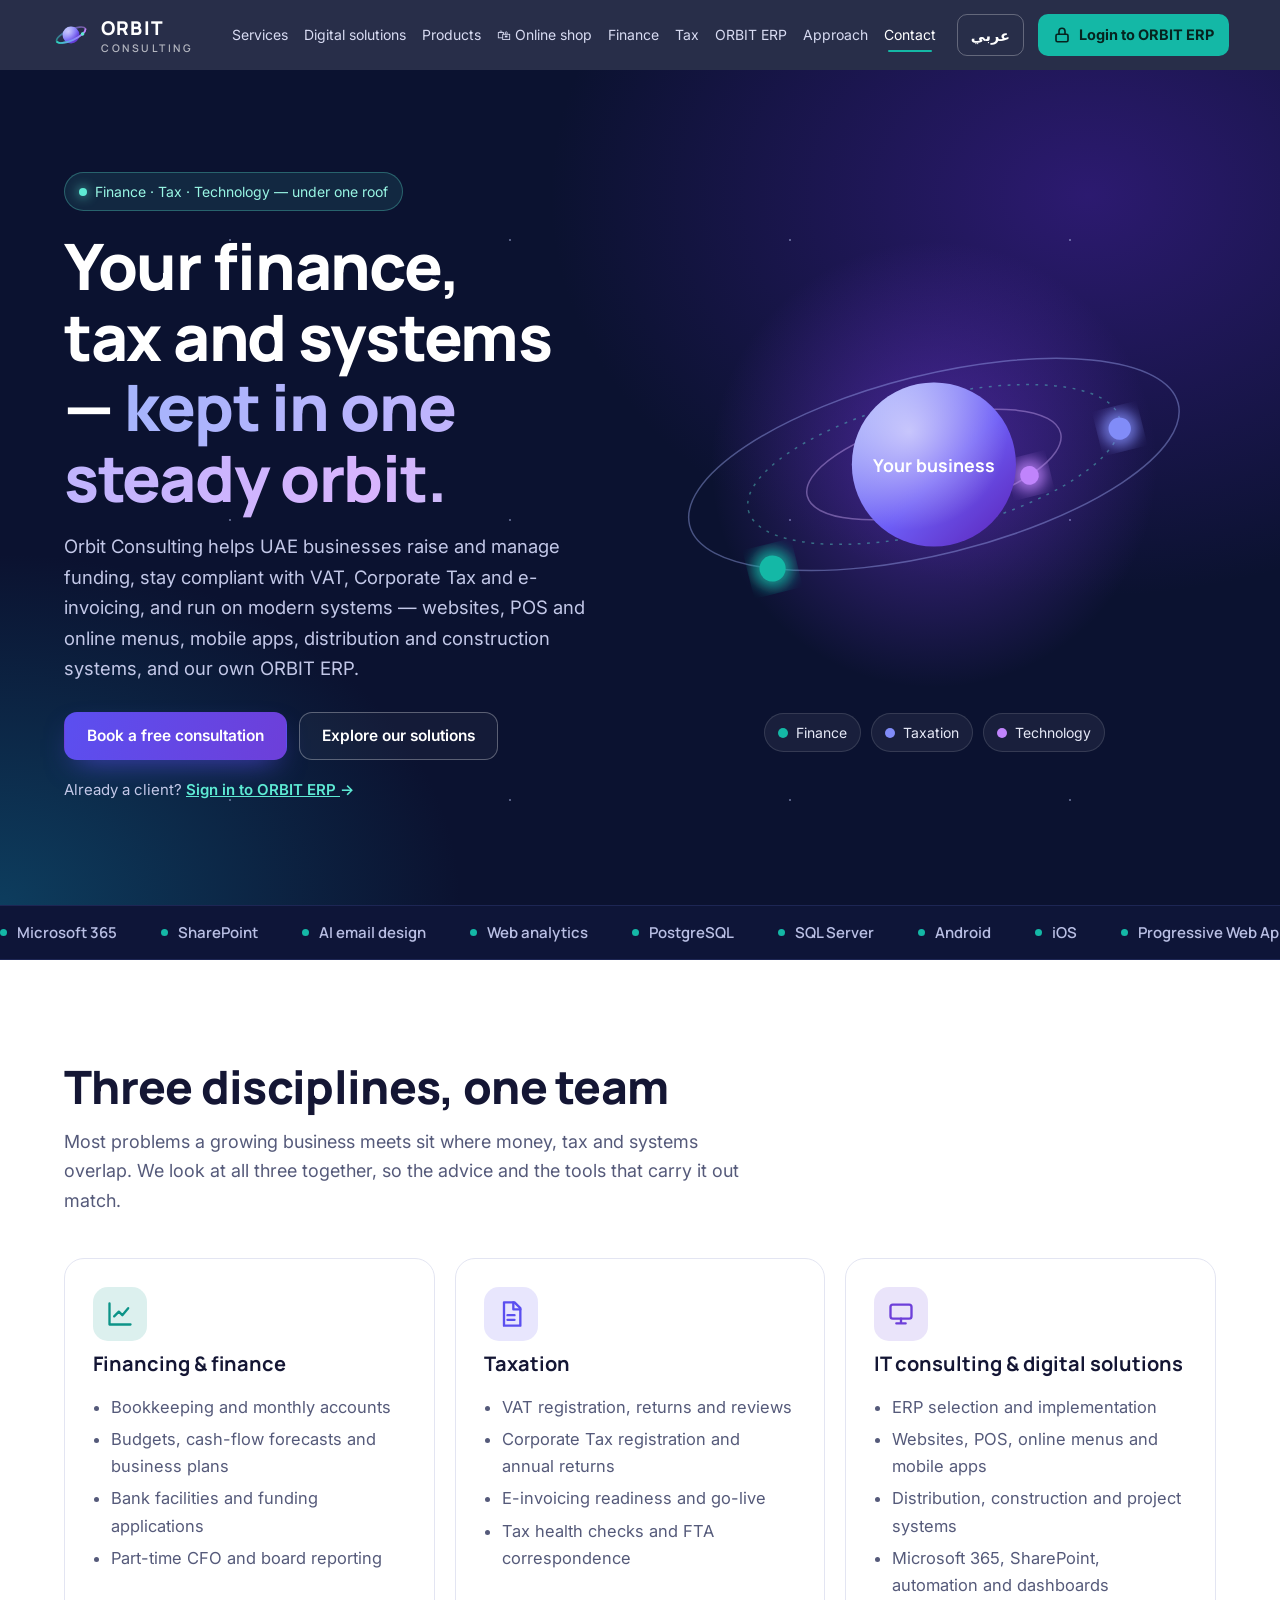
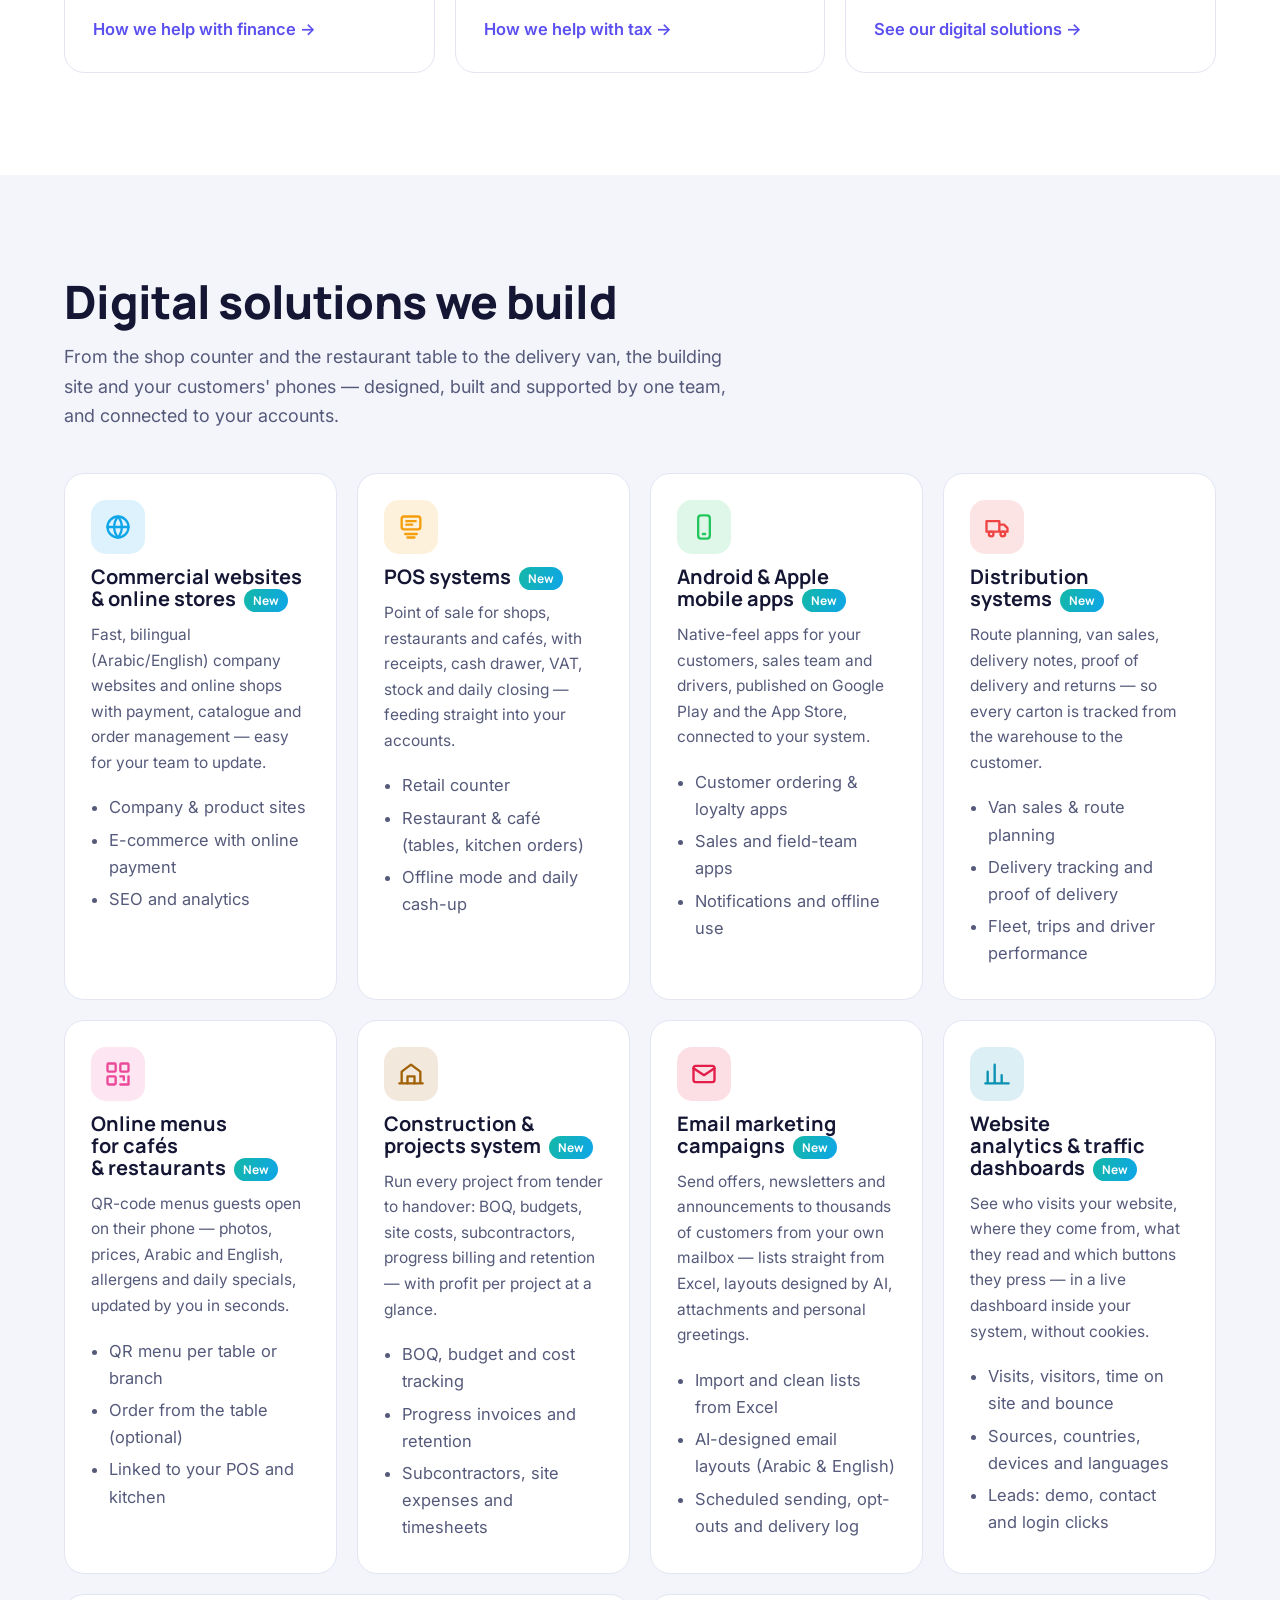
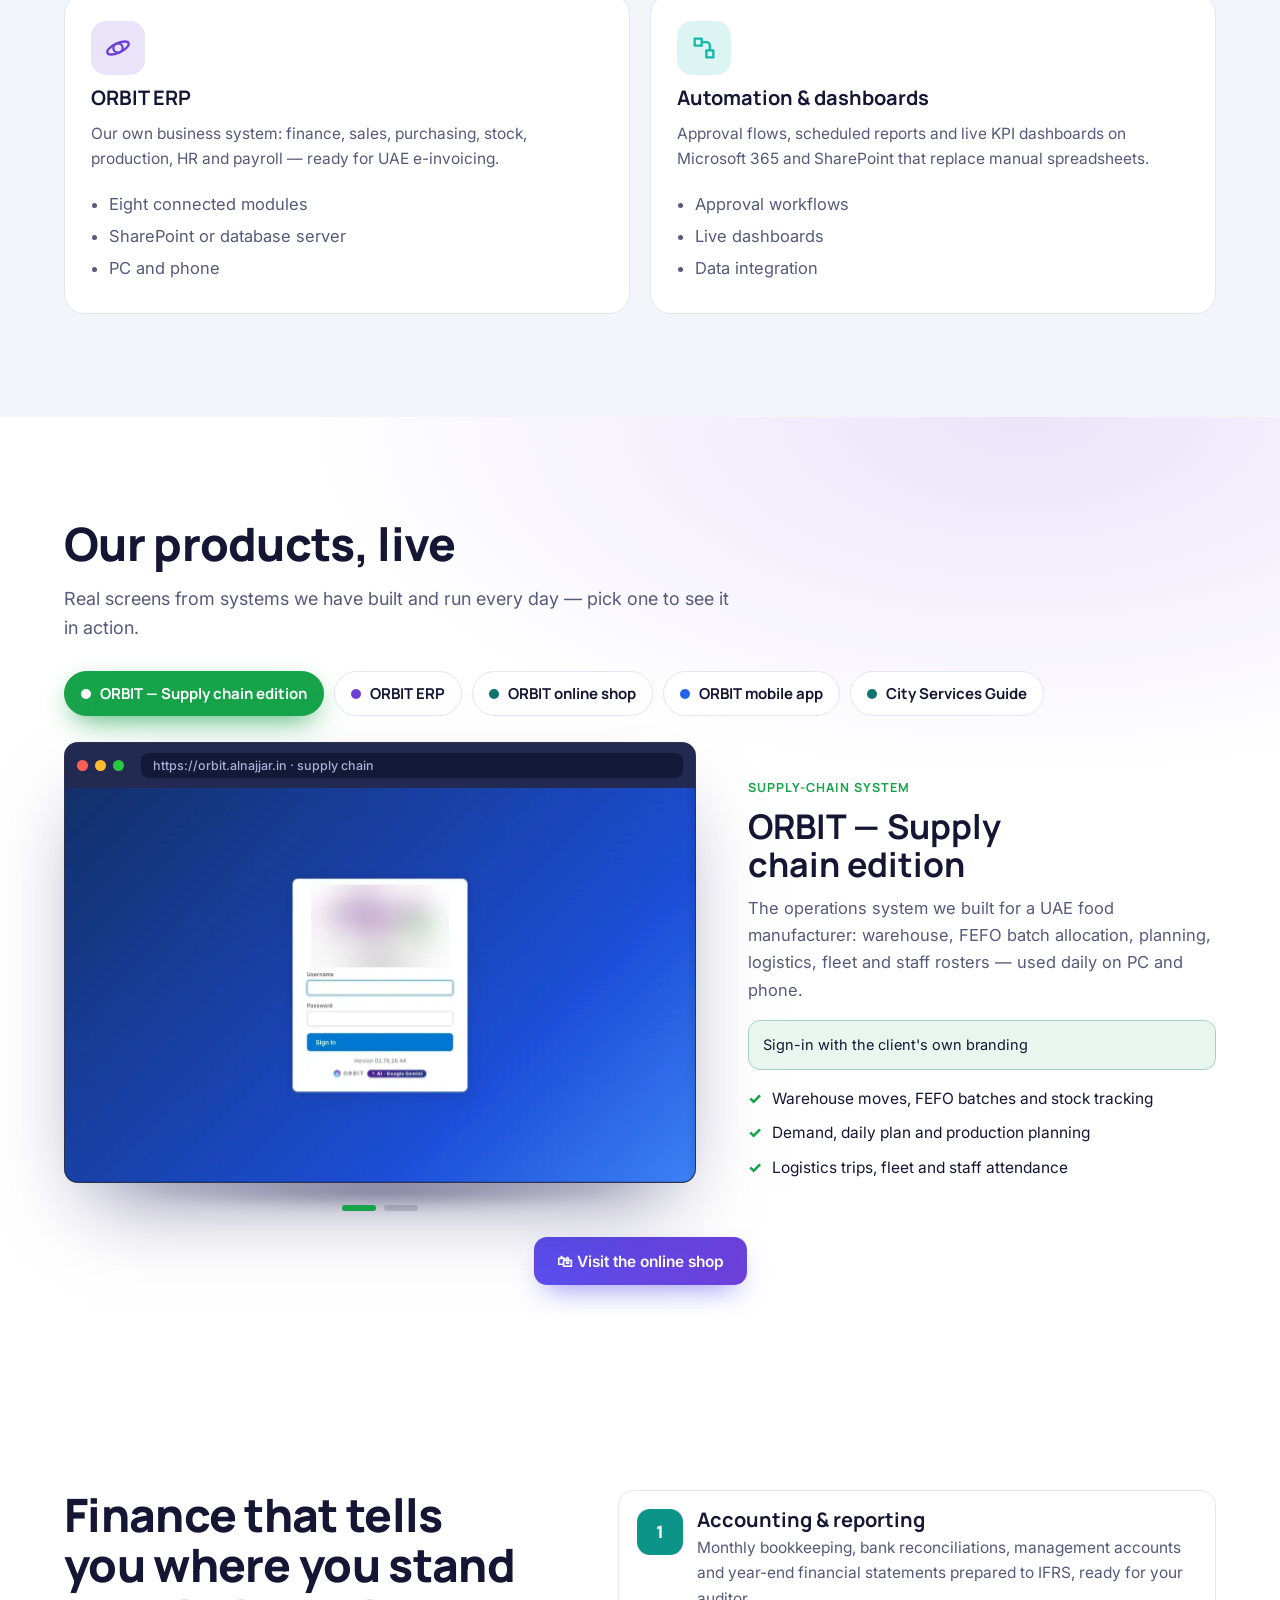
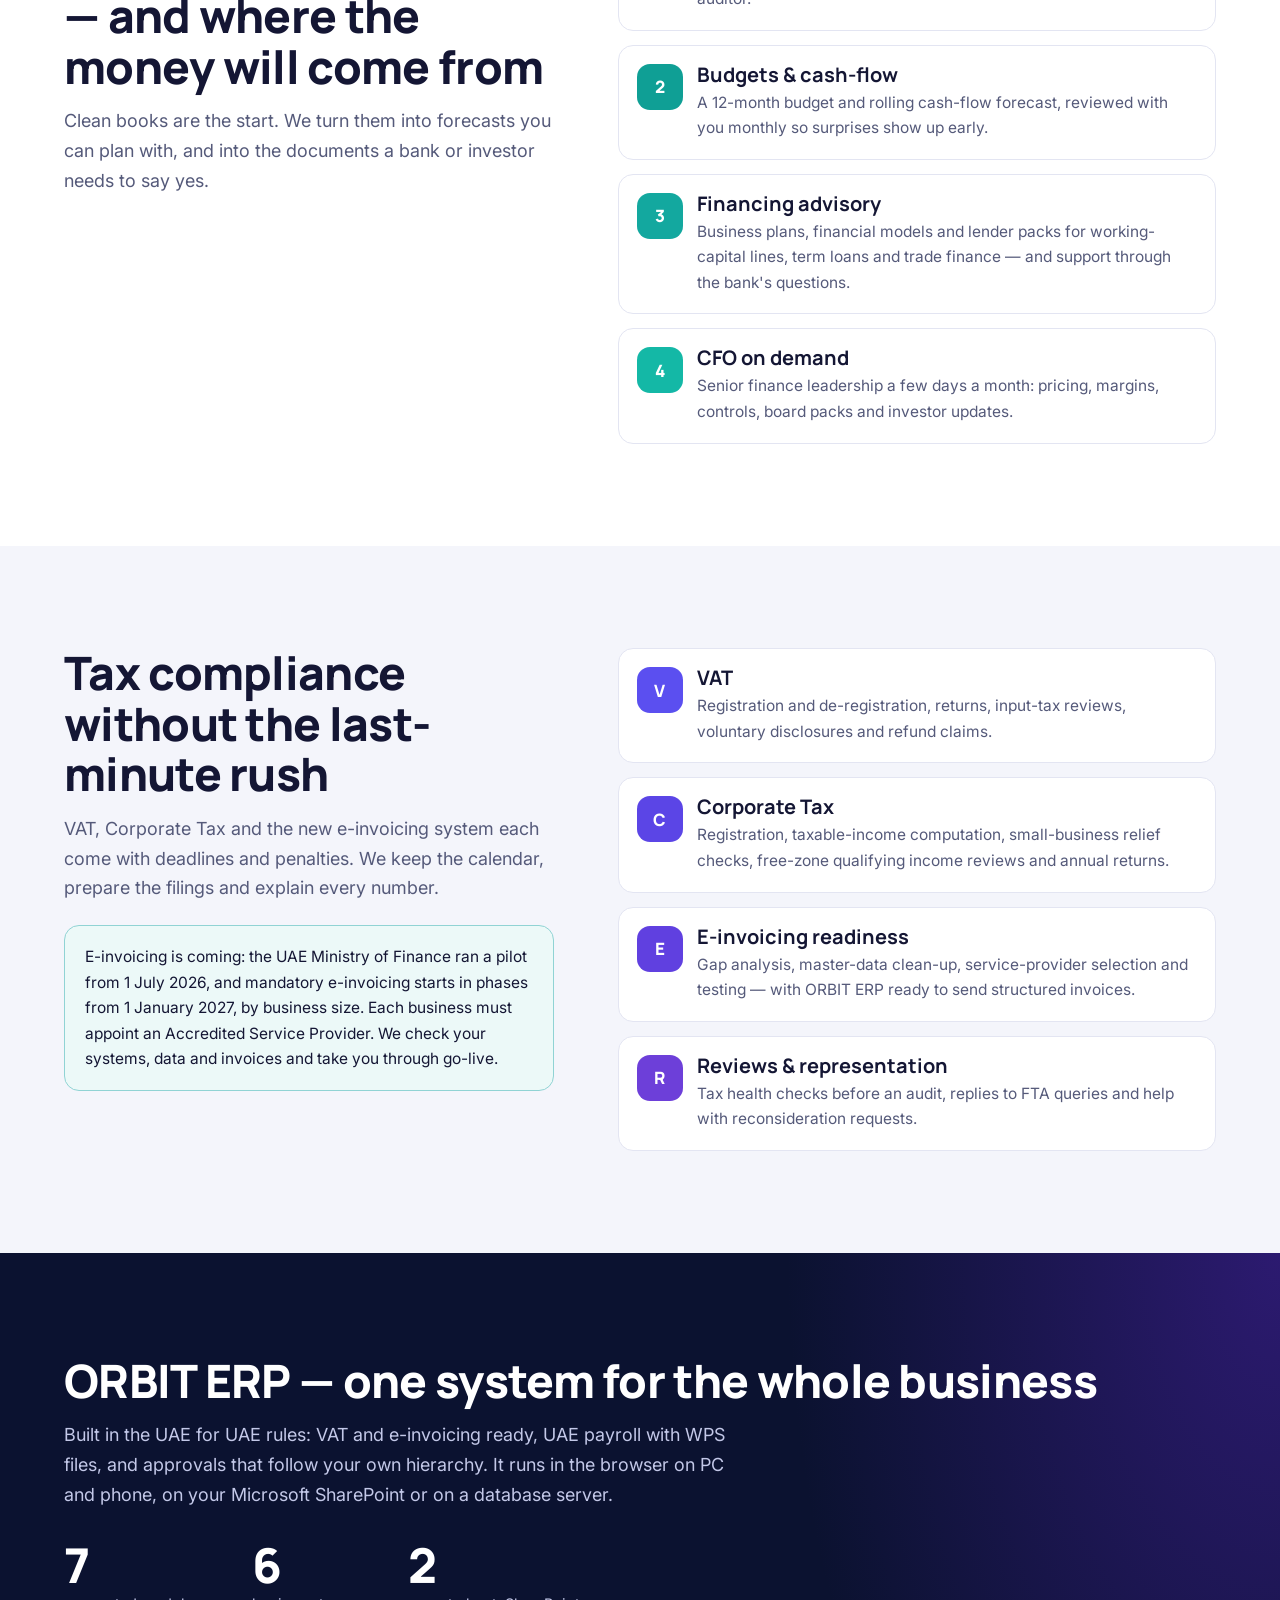
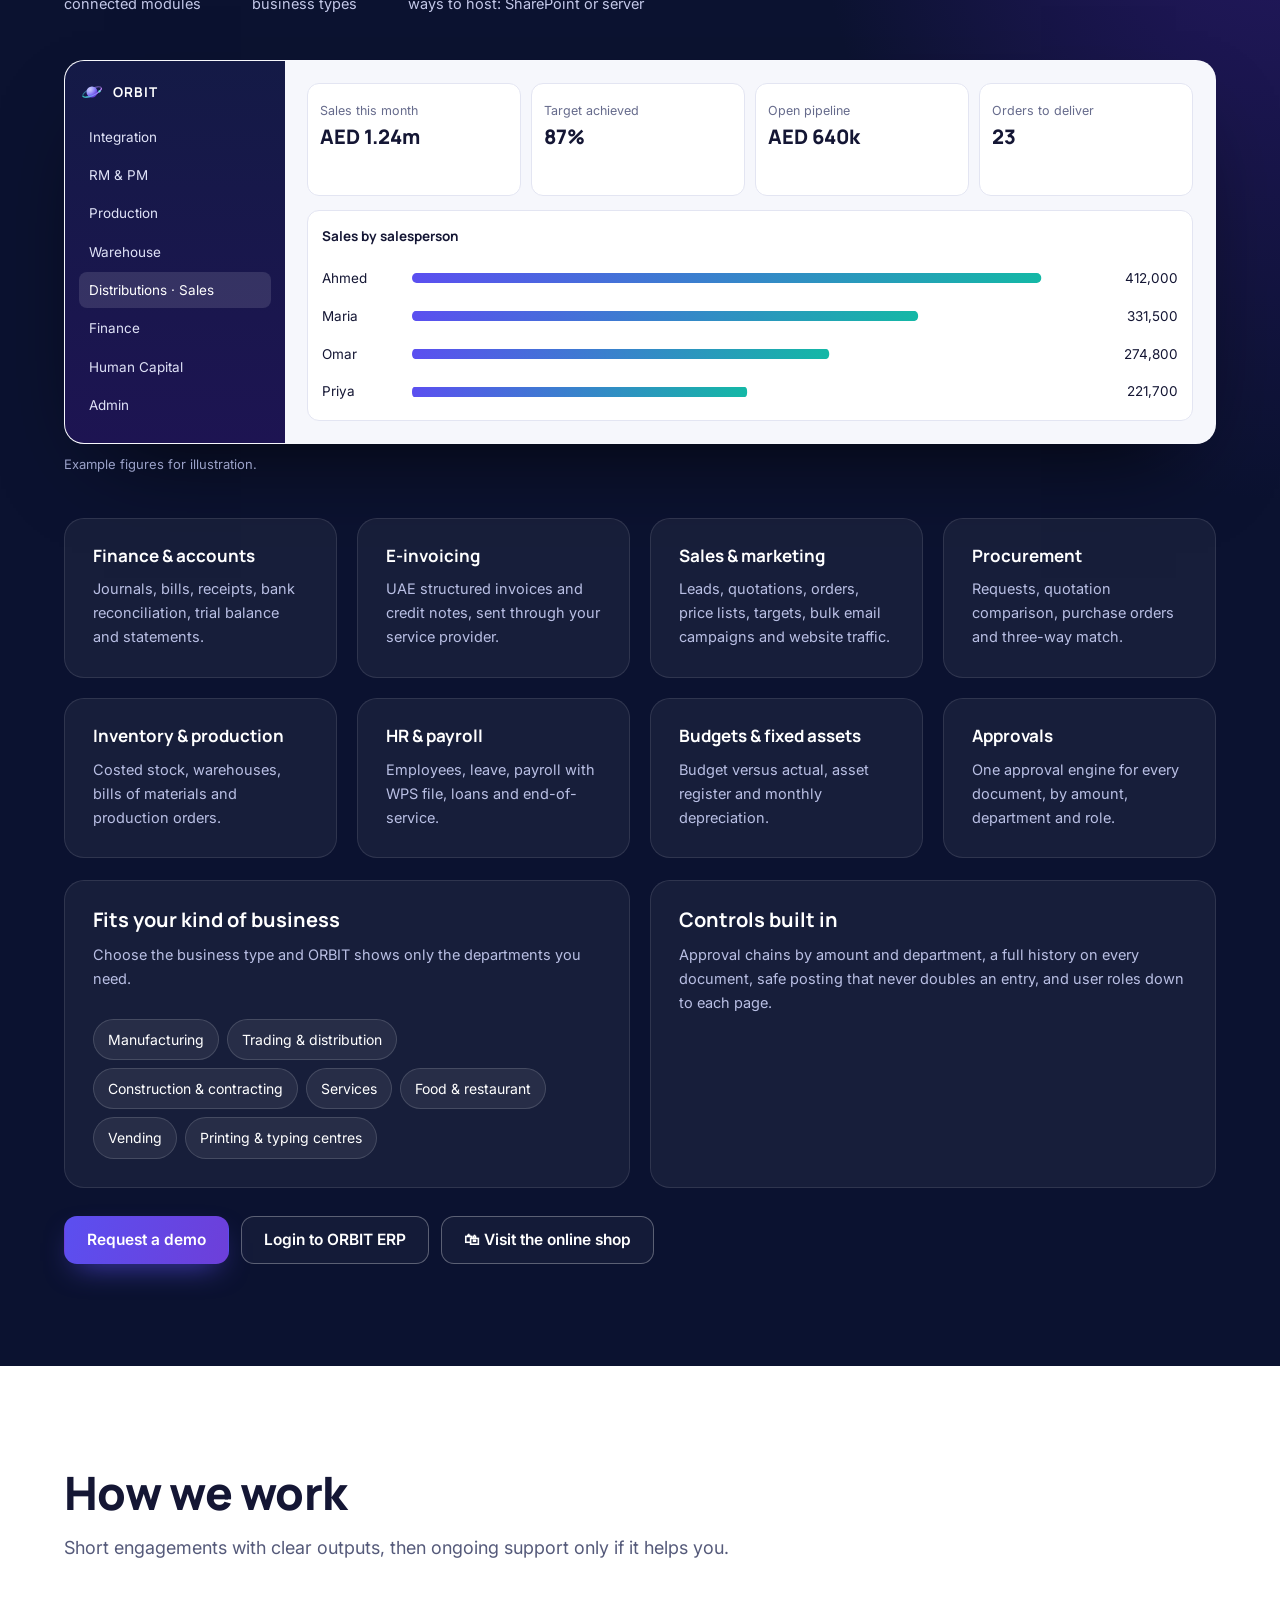
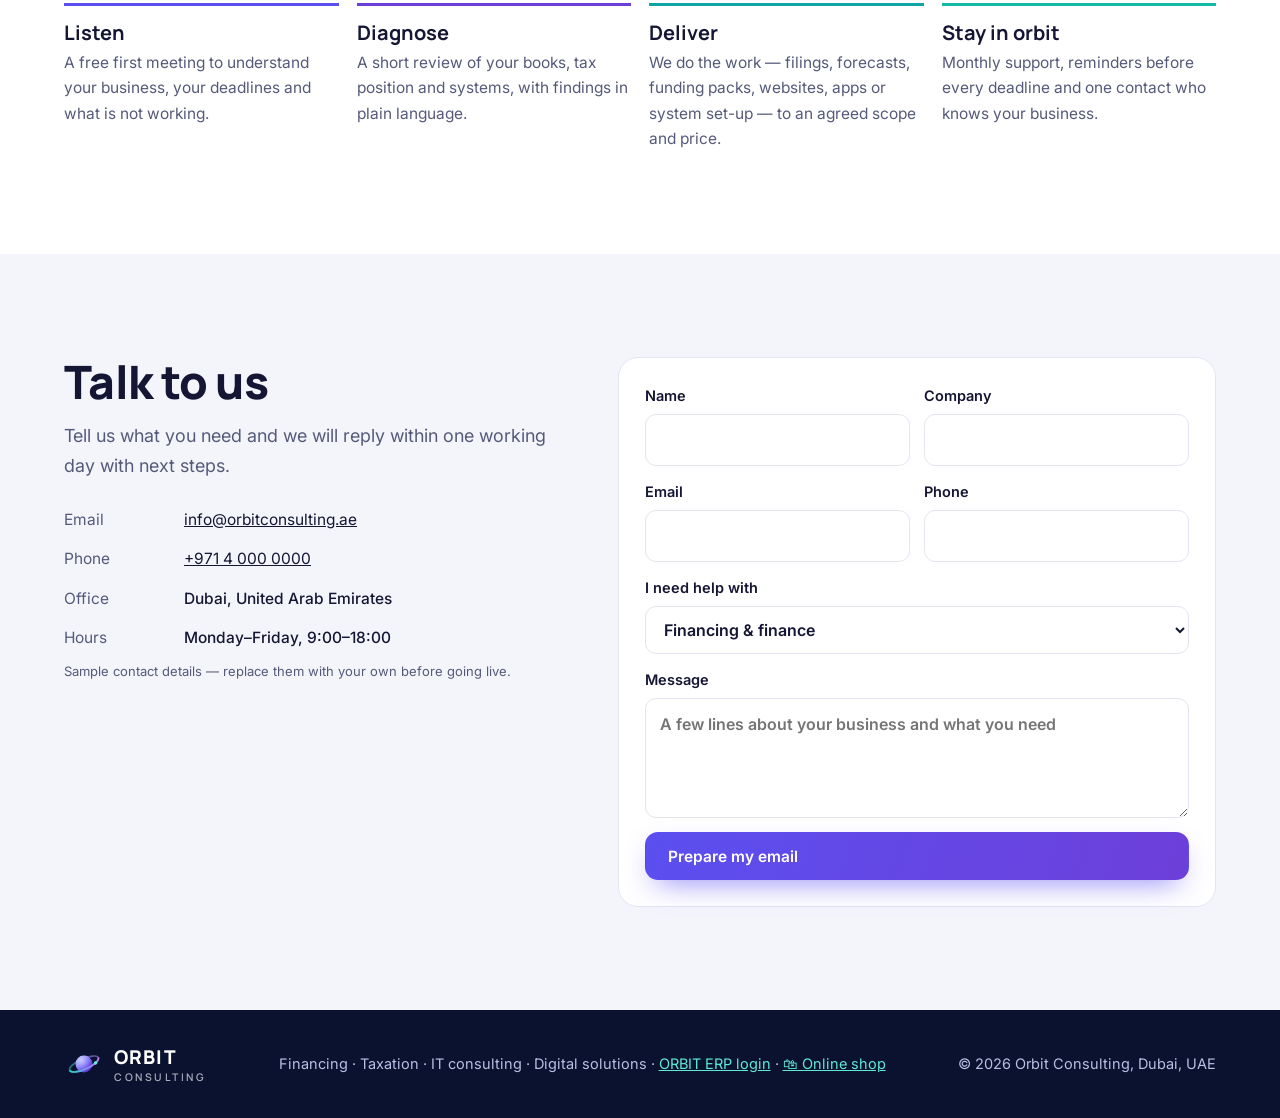
<file: index.html>
<!DOCTYPE html>
<html lang="en" dir="ltr">
<head>
<meta charset="utf-8">
<meta name="viewport" content="width=device-width, initial-scale=1">
<title>Orbit Consulting</title>
<script>try{if(/[?&]source=homescreen/.test(location.search))location.replace("erp/index.html"+location.search)}catch(e){}</script>
<meta name="description" content="Orbit Consulting — financing, taxation and IT consulting in the UAE: websites, online menus, POS, mobile apps, distribution, construction and project systems, and the ORBIT ERP.">
<link rel="icon" type="image/svg+xml" href="favicon.svg">
<link rel="preconnect" href="https://fonts.googleapis.com"><link rel="preconnect" href="https://fonts.gstatic.com" crossorigin>
<link href="https://fonts.googleapis.com/css2?family=Manrope:wght@500..800&family=Inter:wght@400;500;600&family=Cairo:wght@400..800&display=swap" rel="stylesheet">
<style>
/* VOICE: calm, expert, modern — a firm that keeps money, tax and technology in one steady orbit.
   IDEA: an orrery — the client's business is the planet; our services are the satellites that move around it.
   PICTURE: a living orbit scene in the hero (planet, tilted rings, moving satellites), echoed by small orbit marks on cards.
   COLOUR and TYPE: ORBIT brand — night ink #0b1230, indigo #5b4ff0, violet #6d3fd9, teal #14b8a6 on white; Manrope + Inter (English), Cairo (Arabic).
   LAYOUT: sticky header, hero split text/scene, tech ribbon, three pillars, digital solutions grid, finance/tax bands, ORBIT ERP band, approach, contact, footer; mirrors fully for Arabic (RTL). */
:root{color-scheme:light dark;--bg:light-dark(#ffffff,#0a0f24);--soft:light-dark(#f4f5fb,#10173a);--ink:light-dark(#141634,#e8eaf6);--mute:light-dark(#555a7a,#a9aecb);--line:light-dark(#e3e5f2,#232b52);--card:light-dark(#ffffff,#141c3d);--night:#0b1230;--indigo:#5b4ff0;--violet:#6d3fd9;--teal:#14b8a6;--hf:Manrope,Inter,system-ui,sans-serif;--bf:Inter,system-ui,-apple-system,"Segoe UI",sans-serif}
:root[data-theme=light]{color-scheme:light}:root[data-theme=dark]{color-scheme:dark}
html[lang=ar]{--hf:Cairo,Tahoma,sans-serif;--bf:Cairo,Tahoma,sans-serif}
*{box-sizing:border-box;min-width:0}
html{scroll-behavior:smooth;scroll-padding-top:76px}
body{margin:0;background:var(--bg);color:var(--ink);font:16.5px/1.65 var(--bf);overflow-x:clip}
html[lang=ar] body{font-size:17px;line-height:1.8}
h1,h2,h3{font-family:var(--hf);line-height:1.1;text-wrap:balance;margin:0}
html[lang=ar] h1,html[lang=ar] h2,html[lang=ar] h3{line-height:1.35}
h2{font-size:clamp(30px,3.6vw,46px);font-weight:800;letter-spacing:-.015em}
html[lang=ar] h2{letter-spacing:0}
h3{font-size:20px;font-weight:700}
p{margin:0}a{color:inherit}
.wrap{max-width:1240px;margin:0 auto}
.band{padding:clamp(56px,8vw,112px) max(5vw,16px);position:relative}
.lead{color:var(--mute);font-size:18px;max-width:680px;margin-top:14px}
.btn{display:inline-flex;align-items:center;gap:9px;min-height:48px;padding:0 22px;border-radius:13px;font-weight:600;text-decoration:none;border:1px solid transparent;cursor:pointer;font:600 15.5px var(--bf);transition:transform .2s,box-shadow .2s,background .2s}
.btn.p{background:linear-gradient(110deg,var(--indigo),var(--violet));color:#fff;box-shadow:0 12px 30px -12px rgba(91,79,240,.8)}
.btn.p:hover{transform:translateY(-2px);box-shadow:0 18px 36px -12px rgba(91,79,240,.9)}
.btn.g{border-color:rgba(255,255,255,.3);color:#fff;background:rgba(255,255,255,.04)}.btn.g:hover{background:rgba(255,255,255,.1)}
.btn svg,.login svg{width:18px;height:18px;flex:none}
:focus-visible{outline:3px solid var(--teal);outline-offset:2px}
.flip{display:inline-block}html[dir=rtl] .flip{transform:scaleX(-1)}

/* header */
header{position:sticky;top:0;z-index:30;background:color-mix(in srgb,var(--night) 88%,transparent);backdrop-filter:blur(14px) saturate(140%);color:#fff;transition:box-shadow .3s}
header.sc{box-shadow:0 10px 30px -18px rgba(0,0,0,.8)}
.hd{display:flex;align-items:center;gap:14px;min-height:70px;padding:0 max(4vw,16px);max-width:1360px;margin:0 auto}
.brand{display:flex;align-items:center;gap:10px;text-decoration:none;font:800 19px var(--hf);letter-spacing:.06em;color:#fff}
.brand small{display:block;font-size:10.5px;letter-spacing:.24em;font-weight:600;opacity:.65}
html[lang=ar] .brand small{letter-spacing:.05em}
.brand svg{width:40px;height:40px;animation:bob 6s ease-in-out infinite}
@keyframes bob{50%{transform:translateY(-3px) rotate(-6deg)}}
nav{margin-inline-start:auto;display:flex;gap:2px;flex-wrap:nowrap}
nav a{text-decoration:none;font-size:14.5px;padding:9px 11px;border-radius:9px;color:#d9dcf3;position:relative;white-space:nowrap}
@media(max-width:1440px){nav a{padding:9px 7px;font-size:14px}nav a::after{inset-inline:7px}}
nav a::after{content:"";position:absolute;inset-inline:11px;bottom:4px;height:2px;border-radius:2px;background:var(--teal);transform:scaleX(0);transition:transform .25s}
nav a:hover::after,nav a.on::after{transform:scaleX(1)}nav a.on{color:#fff}
.lang{min-height:42px;padding:0 13px;border-radius:10px;border:1px solid rgba(255,255,255,.28);background:transparent;color:#fff;font:600 14.5px var(--bf);cursor:pointer}
.lang:hover{background:rgba(255,255,255,.08)}
.login{display:inline-flex;align-items:center;gap:8px;min-height:42px;padding:0 15px;border-radius:10px;background:var(--teal);color:#06231f;font-weight:700;text-decoration:none;font-size:14.5px;white-space:nowrap}
.login:hover{background:#2dd4bf}.login .ls{display:none}
.menu{display:none;background:none;border:1px solid rgba(255,255,255,.25);color:#fff;border-radius:10px;min-height:42px;padding:0 13px;font:500 15px var(--bf)}
@media(max-width:1180px){.menu{display:block;order:5}.login{margin-inline-start:auto}nav{display:none;position:absolute;top:70px;inset-inline:0;background:var(--night);flex-direction:column;padding:8px max(5vw,16px) 16px}nav.open{display:flex}nav a{padding:12px}}
@media(max-width:560px){.login .lf{display:none}.login .ls{display:inline}.brand small{display:none}}

/* hero */
.hero{background:radial-gradient(70% 80% at 85% 15%,#2c1a70 0%,transparent 60%),radial-gradient(60% 70% at 0% 100%,#0d3d5e 0%,transparent 60%),var(--night);color:#fff;overflow:hidden}
.hero::before{content:"";position:absolute;inset:0;background-image:radial-gradient(1px 1px at 20px 30px,#fff 50%,transparent 51%),radial-gradient(1px 1px at 140px 90px,rgba(255,255,255,.7) 50%,transparent 51%),radial-gradient(1.5px 1.5px at 230px 170px,rgba(199,210,254,.9) 50%,transparent 51%);background-size:280px 280px;opacity:.45;animation:tw 6s ease-in-out infinite alternate;pointer-events:none}
@keyframes tw{to{opacity:.85}}
.hero .wrap{display:grid;grid-template-columns:minmax(0,1fr) minmax(0,1.05fr);gap:clamp(24px,4vw,56px);align-items:center;position:relative}
.pill{display:inline-flex;align-items:center;gap:8px;padding:7px 14px;border-radius:999px;background:rgba(94,234,212,.1);border:1px solid rgba(94,234,212,.3);color:#99f6e4;font-size:14px}
.pill i{width:8px;height:8px;border-radius:50%;background:#5eead4;box-shadow:0 0 12px #5eead4;animation:pulse 2s infinite}
@keyframes pulse{50%{opacity:.35}}
.hero h1{font-size:clamp(38px,5.2vw,64px);font-weight:800;letter-spacing:-.02em;margin-top:20px}
html[lang=ar] .hero h1{letter-spacing:0;font-size:clamp(34px,4.6vw,56px)}
.hero h1 .gr{background:linear-gradient(100deg,#a5b4fc,#d8b4fe 45%,#5eead4);-webkit-background-clip:text;background-clip:text;color:transparent;background-size:200% 100%;animation:sheen 8s linear infinite}
@keyframes sheen{to{background-position:200% 0}}
.hero p.sub{color:#c3c8e8;font-size:18.5px;max-width:560px;margin-top:18px}
.cta{display:flex;gap:12px;flex-wrap:wrap;margin-top:28px}
.client{margin-top:18px;font-size:15px;color:#c3c8e8}.client a{color:#5eead4;font-weight:600}
.scene{position:relative;aspect-ratio:1/.86;width:100%}
.scene svg{position:absolute;inset:0;width:100%;height:100%;overflow:visible}
.legend{display:flex;flex-wrap:wrap;gap:10px;justify-content:center;margin-top:6px}
.legend>span{display:inline-flex;align-items:center;gap:8px;padding:7px 13px;border-radius:999px;background:rgba(255,255,255,.06);border:1px solid rgba(255,255,255,.12);font-size:14px;color:#e6e9f7}
.legend i{width:10px;height:10px;border-radius:50%}
@media(max-width:880px){.hero .wrap{grid-template-columns:1fr}.scene{max-width:540px;margin:0 auto}}

/* ribbon */
.ribbon{background:#0e1538;color:#b9bfe4;overflow:hidden;padding:16px 0;border-block:1px solid #1d2654}
.track{display:flex;gap:44px;width:max-content;animation:slide 38s linear infinite;font:600 15px var(--hf);white-space:nowrap}
html[dir=rtl] .track{animation-name:slider}
.ribbon:hover .track{animation-play-state:paused}
.track span{display:inline-flex;align-items:center;gap:10px}.track span::before{content:"";width:7px;height:7px;border-radius:50%;background:var(--teal)}
@keyframes slide{to{transform:translateX(-50%)}}@keyframes slider{to{transform:translateX(50%)}}

/* cards */
.grid{display:grid;gap:20px;margin-top:42px}
.g3{grid-template-columns:repeat(3,minmax(0,1fr))}.g4{grid-template-columns:repeat(4,minmax(0,1fr))}
@media(max-width:1000px){.g4{grid-template-columns:repeat(2,minmax(0,1fr))}}
@media(min-width:1001px){#solGrid .card:nth-last-child(-n+2){grid-column:span 2}}
@media(max-width:900px){.g3{grid-template-columns:1fr}}@media(max-width:560px){.g4{grid-template-columns:1fr}}
.card{position:relative;background:var(--card);border:1px solid var(--line);border-radius:20px;padding:28px;display:flex;flex-direction:column;gap:12px;transition:transform .25s,box-shadow .25s,border-color .25s;transform-style:preserve-3d;isolation:isolate}
.card::before{content:"";position:absolute;inset:-1px;border-radius:inherit;padding:1px;background:radial-gradient(260px circle at var(--mx,50%) var(--my,0%),rgba(91,79,240,.7),transparent 60%);-webkit-mask:linear-gradient(#000 0 0) content-box,linear-gradient(#000 0 0);-webkit-mask-composite:xor;mask-composite:exclude;opacity:0;transition:opacity .3s;z-index:-1}
.card:hover{box-shadow:0 24px 50px -28px rgba(40,30,120,.55)}.card:hover::before{opacity:1}
.ic{width:54px;height:54px;border-radius:15px;display:grid;place-items:center}
.ic svg{width:28px;height:28px}
.card ul{margin:2px 0 0;padding-inline-start:18px;color:var(--mute)}.card li{margin:5px 0}
.card .more{margin-top:auto;font-weight:600;color:var(--indigo);text-decoration:none}
.card .kicker{font-size:13px;font-weight:700;color:var(--indigo);background:color-mix(in srgb,var(--indigo) 10%,transparent);padding:4px 10px;border-radius:999px;align-self:flex-start}
.new{font-size:12px;font-weight:700;color:#fff;background:linear-gradient(110deg,var(--teal),#0ea5e9);padding:3px 9px;border-radius:999px;margin-inline-start:8px;vertical-align:middle}

/* solutions band */
.sol{background:var(--soft)}
.sol .card{padding:26px}
.sol .card p{color:var(--mute);font-size:15.5px}

/* split */
.split{display:grid;grid-template-columns:minmax(0,.9fr) minmax(0,1.1fr);gap:clamp(24px,5vw,72px);align-items:start}
@media(max-width:880px){.split{grid-template-columns:1fr}}
.list{display:grid;gap:14px}
.item{display:grid;grid-template-columns:46px minmax(0,1fr);gap:14px;padding:18px;border-radius:15px;background:var(--card);border:1px solid var(--line)}
.item .n{width:46px;height:46px;border-radius:13px;display:grid;place-items:center;font:800 17px var(--hf);color:#fff}
.item p{color:var(--mute);font-size:15.5px;margin-top:4px}
.note{margin-top:22px;padding:18px 20px;border-radius:15px;border:1px solid color-mix(in srgb,var(--teal) 40%,var(--line));background:color-mix(in srgb,var(--teal) 8%,var(--card));font-size:15.5px}

/* ORBIT */
.orbit{background:radial-gradient(70% 90% at 100% 0%,#2c1a70 0%,transparent 55%),var(--night);color:#fff}
.orbit .lead{color:#c3c8e8}
.orbit .card{background:rgba(255,255,255,.05);border-color:rgba(255,255,255,.1);color:#fff}
.orbit .card p{color:#b9bfe4;font-size:14.5px}
.mock{margin-top:44px;border-radius:20px;overflow:hidden;border:1px solid rgba(255,255,255,.14);box-shadow:0 40px 90px -40px rgba(0,0,0,.8);display:grid;grid-template-columns:220px minmax(0,1fr);background:#f6f7fc;color:#141634}
.mock .sb{background:linear-gradient(180deg,#141a46,#1d1452);color:#dfe2f7;padding:18px 14px;font-size:13.5px}
.mock .sb b{display:flex;align-items:center;gap:8px;font-family:var(--hf);letter-spacing:.08em;color:#fff;margin-bottom:14px}
.mock .sb div{padding:7px 10px;border-radius:8px;margin:2px 0}.mock .sb .on{background:rgba(255,255,255,.12);color:#fff}
.mock .mn{padding:22px;display:grid;gap:14px}
.kp{display:grid;grid-template-columns:repeat(4,minmax(0,1fr));gap:10px}
.kp div{background:#fff;border:1px solid #e3e5f2;border-radius:12px;padding:12px}
.kp small{color:#666b8c;font-size:12.5px}.kp b{display:block;font:800 20px var(--hf);white-space:nowrap}
.bars{background:#fff;border:1px solid #e3e5f2;border-radius:12px;padding:14px;display:grid;gap:9px;font-size:13.5px}
.bar{display:grid;grid-template-columns:80px minmax(0,1fr) 72px;gap:10px;align-items:center}
.bar i{display:block;height:10px;border-radius:6px;background:linear-gradient(90deg,var(--indigo),var(--teal));transform-origin:left;transform:scaleX(var(--w,0));transition:transform 1.2s cubic-bezier(.2,.8,.2,1)}
html[dir=rtl] .bar i{transform-origin:right;background:linear-gradient(270deg,var(--indigo),var(--teal))}
.bar span:last-child{text-align:end;white-space:nowrap}
@media(max-width:760px){.mock{grid-template-columns:1fr}.mock .sb{display:none}.kp{grid-template-columns:repeat(2,minmax(0,1fr))}}
.chips{display:flex;flex-wrap:wrap;gap:8px;margin-top:16px}
.chips span{padding:8px 14px;border-radius:999px;background:rgba(255,255,255,.07);border:1px solid rgba(255,255,255,.14);font-size:14px}
.two{display:grid;grid-template-columns:repeat(2,minmax(0,1fr));gap:20px;margin-top:22px}@media(max-width:760px){.two{grid-template-columns:1fr}}
.stats{display:flex;flex-wrap:wrap;gap:clamp(20px,4vw,56px);margin-top:30px}
.stats div{font-size:14.5px;color:#c3c8e8}.stats b{display:block;font:800 clamp(34px,4vw,48px) var(--hf);color:#fff;line-height:1.1}

/* steps */
.steps{display:grid;grid-template-columns:repeat(4,minmax(0,1fr));gap:18px;margin-top:40px;position:relative}
.step{border-top:3px solid var(--indigo);padding-top:16px}
.step:nth-child(2){border-color:var(--violet)}.step:nth-child(3){border-color:#0ea5a4}.step:nth-child(4){border-color:var(--teal)}
.step p{color:var(--mute);font-size:15.5px;margin-top:6px}
@media(max-width:880px){.steps{grid-template-columns:repeat(2,minmax(0,1fr))}}@media(max-width:520px){.steps{grid-template-columns:1fr}}

/* contact */
.contact{display:grid;grid-template-columns:minmax(0,.9fr) minmax(0,1.1fr);gap:clamp(24px,5vw,64px)}
@media(max-width:880px){.contact{grid-template-columns:1fr}}
form{background:var(--card);border:1px solid var(--line);border-radius:20px;padding:26px;display:grid;gap:14px}
label{font-weight:600;font-size:14.5px;display:grid;gap:6px}
input,select,textarea{font:inherit;font-size:16px;padding:12px 14px;border-radius:11px;border:1px solid var(--line);background:var(--bg);color:var(--ink);min-height:46px}
textarea{min-height:120px;resize:vertical}
.row2{display:grid;grid-template-columns:repeat(2,minmax(0,1fr));gap:14px}@media(max-width:520px){.row2{grid-template-columns:1fr}}
.ok{display:none;padding:14px 16px;border-radius:12px;background:color-mix(in srgb,var(--teal) 12%,var(--card));border:1px solid color-mix(in srgb,var(--teal) 40%,var(--line));font-size:15px}
.cinfo{display:grid;gap:14px;margin-top:26px}
.cinfo div{display:grid;grid-template-columns:110px minmax(0,1fr);gap:10px;font-size:15.5px}.cinfo span{color:var(--mute)}
.cinfo a,.cinfo b{direction:ltr;unicode-bidi:isolate;justify-self:start}
.sample{font-size:13px;color:var(--mute);margin-top:10px}
footer{background:var(--night);color:#b9bfe4;font-size:14.5px}
footer .wrap{display:flex;gap:24px;flex-wrap:wrap;justify-content:space-between;align-items:center}
footer a{color:#5eead4}

/* products showcase */
.prods{background:radial-gradient(1200px 600px at 80% 0%,color-mix(in srgb,var(--violet) 14%,transparent),transparent 60%),var(--bg);overflow:hidden}
.ptabs{display:flex;flex-wrap:wrap;gap:10px;margin:28px 0 26px}
.ptabs button{font:700 15px var(--hf);display:flex;align-items:center;gap:9px;padding:11px 16px;border-radius:999px;border:1px solid var(--line);background:var(--card);color:var(--ink);cursor:pointer;transition:all .25s}
.ptabs button i{width:10px;height:10px;border-radius:50%;background:var(--c)}
.ptabs button[aria-selected=true]{background:var(--c);border-color:var(--c);color:#fff;box-shadow:0 10px 30px -10px var(--c)}
.ptabs button[aria-selected=true] i{background:#fff}
.stage{display:grid;grid-template-columns:minmax(0,1.35fr) minmax(0,1fr);gap:clamp(24px,4vw,56px);align-items:center}
@media(max-width:900px){.stage{grid-template-columns:1fr}}
.dev{position:relative;justify-self:center;width:100%;animation:float 7s ease-in-out infinite}
@keyframes float{50%{transform:translateY(-10px)}}
.dev::after{content:"";position:absolute;inset:auto 10% -28px;height:40px;background:radial-gradient(closest-side,rgba(20,22,60,.35),transparent);filter:blur(6px);z-index:-1}
.browser{border-radius:14px;overflow:hidden;background:#1b2040;border:1px solid rgba(255,255,255,.08);box-shadow:0 40px 80px -30px rgba(20,16,80,.55)}
.browser .bar{display:flex;align-items:center;gap:7px;padding:10px 12px;background:#232a52}
.browser .bar b{width:11px;height:11px;border-radius:50%;background:#ff5f57}.browser .bar b:nth-child(2){background:#febc2e}.browser .bar b:nth-child(3){background:#28c840}
.browser .bar span{flex:1;margin-inline-start:10px;background:#141938;color:#a9b0d8;border-radius:8px;font:500 12.5px var(--bf);padding:5px 12px;direction:ltr;text-align:start;white-space:nowrap;overflow:hidden;text-overflow:ellipsis}
.scr{position:relative;aspect-ratio:16/10;overflow:hidden;background:#0d1230}
.phone{width:min(300px,76vw);margin:auto;border-radius:44px;padding:12px;background:linear-gradient(145deg,#2a2f55,#0d1030);box-shadow:0 40px 80px -30px rgba(20,16,80,.6),inset 0 0 0 2px rgba(255,255,255,.08)}
.phone .scr{aspect-ratio:390/844;border-radius:33px}
.phone .scr::before{content:"";position:absolute;z-index:3;top:9px;left:50%;translate:-50% 0;width:34%;height:22px;border-radius:14px;background:#05060f}
.sl{position:absolute;inset:0;opacity:0;transition:opacity .9s ease;display:block}
.sl.on{opacity:1}
.sl img{width:100%;height:100%;object-fit:cover;object-position:top;display:block}
.sl.on img{animation:kb 7s ease-out both}
@keyframes kb{from{transform:scale(1.06)}to{transform:scale(1)}}
.dots{display:flex;justify-content:center;gap:8px;margin-top:22px}
.dots button{width:34px;height:6px;border-radius:6px;border:0;padding:0;background:color-mix(in srgb,var(--ink) 16%,transparent);overflow:hidden;cursor:pointer;position:relative}
.dots button.on::after{content:"";position:absolute;inset:0;background:var(--c);transform-origin:left;animation:prog var(--t,4.5s) linear both}
html[dir=rtl] .dots button.on::after{transform-origin:right}
.stage.paused .dots button.on::after{animation-play-state:paused}
@keyframes prog{from{transform:scaleX(0)}to{transform:scaleX(1)}}
.pinfo .tag{display:inline-block;font:700 12.5px var(--hf);letter-spacing:.08em;text-transform:uppercase;color:var(--c)}
.pinfo h3{font-size:clamp(24px,3vw,34px);margin:8px 0 12px}
.pinfo p{color:var(--mute);font-size:16.5px}
.pinfo .cap{margin-top:16px;padding:12px 14px;border-radius:12px;background:color-mix(in srgb,var(--c) 10%,var(--card));border:1px solid color-mix(in srgb,var(--c) 30%,var(--line));font-size:14.5px;min-height:48px;transition:opacity .4s}
.pinfo ul{margin:16px 0 0;padding:0;list-style:none;display:grid;gap:9px}
.pinfo li{display:flex;gap:10px;font-size:15.5px}.pinfo li::before{content:"✓";color:var(--c);font-weight:800}
.stage .anim{animation:pin .55s cubic-bezier(.2,.8,.2,1) both}
@keyframes pin{from{opacity:0;transform:translateY(18px) scale(.98)}}
/* City Services Guide (drawn, not a screenshot) */
.city{position:absolute;inset:0;background:#f4f7f6;color:#11302b;font:500 12px var(--bf);display:flex;flex-direction:column}
.city .top{background:linear-gradient(135deg,#0f766e,#14b8a6);color:#fff;padding:40px 14px 16px}
.city .top b{display:block;font:800 16px var(--hf)}.city .top small{opacity:.85}
.city .q{margin-top:10px;background:#fff;color:#6b7c78;border-radius:11px;padding:9px 11px;display:flex;gap:7px;align-items:center}
.city .cats{display:grid;grid-template-columns:repeat(4,1fr);gap:8px;padding:12px}
.city .cats div{background:#fff;border-radius:12px;padding:8px 2px;text-align:center;font-size:10.5px;box-shadow:0 2px 8px rgba(0,0,0,.05)}.city .cats em{display:block;font-style:normal;font-size:19px}
.city .lst{padding:0 12px;display:grid;gap:8px}
.city .it{background:#fff;border-radius:12px;padding:10px;display:flex;gap:9px;align-items:center;box-shadow:0 2px 8px rgba(0,0,0,.05)}
.city .it i{width:34px;height:34px;border-radius:10px;display:grid;place-items:center;font-style:normal;font-size:17px;background:#e6f6f3;flex:none}
.city .it b{display:block;font-size:12.5px}.city .it span{color:#5d706b;font-size:11px}
.city .vf{display:inline-block;margin-inline-start:auto;font-size:10px;font-weight:700;color:#047857;background:#d1fae5;padding:3px 7px;border-radius:99px;white-space:nowrap}
.city .vf.w{color:#92400e;background:#fef3c7}
.city h4{font:800 14px var(--hf);margin:12px 12px 8px}
.city .fm{padding:12px 12px 0;display:grid;gap:8px}
.city .fm div{background:#fff;border:1px solid #d6e2df;border-radius:10px;padding:8px 10px;color:#6b7c78}
.city .fm div b{display:block;color:#11302b;font-size:10.5px;margin-bottom:2px}
.city .go{margin:4px 12px;background:#0f766e;color:#fff;text-align:center;border-radius:11px;padding:10px;font-weight:800}
.city .nav{margin-top:auto;display:flex;justify-content:space-around;padding:10px 0 16px;background:#fff;border-top:1px solid #e2ebe8;font-size:10px;color:#6b7c78}.city .nav span.on{color:#0f766e;font-weight:800}

/* reveal on scroll */
.rv{opacity:0;transform:translateY(26px);transition:opacity .8s cubic-bezier(.2,.8,.2,1),transform .8s cubic-bezier(.2,.8,.2,1);transition-delay:var(--d,0s)}
.rv.in{opacity:1;transform:none}
.no-js .rv{opacity:1;transform:none}
::view-transition-old(root),::view-transition-new(root){animation-duration:.35s}
@media(prefers-reduced-motion:reduce){*,*::before,*::after{animation:none!important;transition:none!important}.rv{opacity:1;transform:none}html{scroll-behavior:auto}}
</style>
</head>
<body class="no-js">
<svg width="0" height="0" style="position:absolute" aria-hidden="true"><defs>
<linearGradient id="pl" x1="0" y1="0" x2="1" y2="1"><stop offset="0" stop-color="#a5b4fc"/><stop offset=".55" stop-color="#6d5df6"/><stop offset="1" stop-color="#5b21b6"/></linearGradient>
<linearGradient id="rg" x1="0" y1="0" x2="1" y2="0"><stop offset="0" stop-color="#2dd4bf"/><stop offset=".5" stop-color="#818cf8"/><stop offset="1" stop-color="#c084fc"/></linearGradient>
<radialGradient id="hl" cx=".35" cy=".3" r=".6"><stop offset="0" stop-color="#fff" stop-opacity=".55"/><stop offset="1" stop-color="#fff" stop-opacity="0"/></radialGradient>
<clipPath id="fr"><rect x="-200" y="0" width="400" height="200"/></clipPath>
<symbol id="mark" viewBox="0 0 256 256"><g transform="translate(128 128)"><g transform="rotate(-24)"><ellipse rx="100" ry="34" fill="none" stroke="url(#rg)" stroke-width="11" opacity=".55"/></g><circle r="54" fill="url(#pl)"/><circle r="54" fill="url(#hl)"/><g transform="rotate(-24)"><ellipse rx="100" ry="34" fill="none" stroke="url(#rg)" stroke-width="11" clip-path="url(#fr)"/><circle cx="70.7" cy="24" r="11" fill="#5eead4"/></g></g></symbol>
</defs></svg>

<header id="hdr">
  <div class="hd">
    <a class="brand" href="#home"><svg aria-hidden="true"><use href="#mark"/></svg><span><span data-t="brand">ORBIT</span><small data-t="brandSub">CONSULTING</small></span></a>
    <nav id="nav">
      <a href="#services" data-t="nServices">Services</a><a href="#solutions" data-t="nSolutions">Digital solutions</a><a href="#products" data-t="nProducts">Products</a><a data-shop href="https://orbit.alnajjar.in/erp/shop/" target="_blank" rel="noopener" data-t="nShop">🛍 Online shop</a><a href="#finance" data-t="nFinance">Finance</a><a href="#tax" data-t="nTax">Tax</a><a href="#orbit-erp" data-t="nErp">ORBIT ERP</a><a href="#approach" data-t="nApproach">Approach</a><a href="#contact" data-t="nContact">Contact</a>
    </nav>
    <button class="lang" id="langBtn" type="button" aria-label="Switch language">عربي</button>
    <a class="login" data-erp href="https://orbit.alnajjar.in/erp/" target="_blank" rel="noopener"><svg viewBox="0 0 24 24" fill="none" stroke="currentColor" stroke-width="2.2" stroke-linecap="round" stroke-linejoin="round" aria-hidden="true"><rect x="4" y="11" width="16" height="10" rx="2"/><path d="M8 11V7a4 4 0 0 1 8 0v4"/></svg><span class="lf" data-t="login">Login to ORBIT ERP</span><span class="ls" data-t="loginShort">Login</span></a>
    <button class="menu" id="menuBtn" aria-expanded="false" aria-controls="nav" data-t="menu">Menu</button>
  </div>
</header>

<main>
<section class="band hero" id="home">
  <div class="wrap">
    <div>
      <span class="pill rv"><i></i><span data-t="pill">Finance · Tax · Technology — under one roof</span></span>
      <h1 class="rv" style="--d:.08s"><span data-t="h1a">Your finance, tax and systems —</span> <span class="gr" data-t="h1b">kept in one steady orbit.</span></h1>
      <p class="sub rv" style="--d:.16s" data-t="heroP">Orbit Consulting helps UAE businesses raise and manage funding, stay compliant with VAT, Corporate Tax and e-invoicing, and run on modern systems — websites, POS and online menus, mobile apps, distribution and construction systems, and our own ORBIT ERP.</p>
      <div class="cta rv" style="--d:.24s"><a class="btn p" href="#contact" data-t="ctaBook">Book a free consultation</a><a class="btn g" href="#solutions" data-t="ctaSee">Explore our solutions</a></div>
      <p class="client rv" style="--d:.32s"><span data-t="already">Already a client?</span> <a data-erp href="https://orbit.alnajjar.in/erp/" target="_blank" rel="noopener"><span data-t="signIn">Sign in to ORBIT ERP</span> <span class="flip">→</span></a></p>
    </div>
    <div class="rv" style="--d:.2s">
      <div class="scene" role="img" aria-label="Your business at the centre with finance, tax and technology orbiting it">
        <svg viewBox="0 0 600 520">
          <defs><radialGradient id="glow"><stop offset="0" stop-color="#7c3aed" stop-opacity=".5"/><stop offset="1" stop-color="#7c3aed" stop-opacity="0"/></radialGradient><filter id="blur"><feGaussianBlur stdDeviation="7"/></filter></defs>
          <circle cx="300" cy="260" r="240" fill="url(#glow)"><animate attributeName="r" values="225;250;225" dur="8s" repeatCount="indefinite"/></circle>
          <g transform="rotate(-14 300 260)" fill="none" stroke-width="1.6">
            <path id="o1" d="M 30,260 a 270,96 0 1,0 540,0 a 270,96 0 1,0 -540,0" stroke="rgba(165,180,252,.4)"/>
            <path id="o2" d="M 95,260 a 205,72 0 1,0 410,0 a 205,72 0 1,0 -410,0" stroke="rgba(94,234,212,.4)" stroke-dasharray="3 7"/>
            <path id="o3" d="M 160,260 a 140,50 0 1,0 280,0 a 140,50 0 1,0 -280,0" stroke="rgba(216,180,254,.4)"/>
            <g><circle r="22" fill="#14b8a6" filter="url(#blur)" opacity=".75"/><circle r="14" fill="#14b8a6"/><animateMotion dur="26s" repeatCount="indefinite" rotate="0"><mpath href="#o1"/></animateMotion></g>
            <g><circle r="20" fill="#818cf8" filter="url(#blur)" opacity=".75"/><circle r="12" fill="#818cf8"/><animateMotion dur="19s" begin="-7s" repeatCount="indefinite"><mpath href="#o2"/></animateMotion></g>
            <g><circle r="18" fill="#c084fc" filter="url(#blur)" opacity=".75"/><circle r="10" fill="#c084fc"/><animateMotion dur="13s" begin="-3s" repeatCount="indefinite"><mpath href="#o3"/></animateMotion></g>
          </g>
          <circle cx="300" cy="260" r="88" fill="url(#pl)"/><circle cx="300" cy="260" r="88" fill="url(#hl)"/>
          <text x="300" y="268" text-anchor="middle" fill="#fff" style="font:700 19px var(--hf)" data-t="planet">Your business</text>
        </svg>
      </div>
      <div class="legend"><span><i style="background:#14b8a6"></i><span data-t="lgF">Finance</span></span><span><i style="background:#818cf8"></i><span data-t="lgT">Taxation</span></span><span><i style="background:#c084fc"></i><span data-t="lgI">Technology</span></span></div>
    </div>
  </div>
</section>

<div class="ribbon" aria-hidden="true"><div class="track" id="track"></div></div>

<section class="band" id="services">
  <div class="wrap">
    <h2 class="rv" data-t="svcH">Three disciplines, one team</h2>
    <p class="lead rv" data-t="svcP">Most problems a growing business meets sit where money, tax and systems overlap. We look at all three together, so the advice and the tools that carry it out match.</p>
    <div class="grid g3" id="pillars"></div>
  </div>
</section>

<section class="band sol" id="solutions">
  <div class="wrap">
    <h2 class="rv" data-t="solH">Digital solutions we build</h2>
    <p class="lead rv" data-t="solP">From the shop counter and the restaurant table to the delivery van, the building site and your customers' phones — designed, built and supported by one team, and connected to your accounts.</p>
    <div class="grid g4" id="solGrid"></div>
  </div>
</section>

<section class="band prods" id="products">
  <div class="wrap">
    <h2 class="rv" data-t="prH">Our products, live</h2>
    <p class="lead rv" data-t="prP">Real screens from systems we have built and run every day — pick one to see it in action.</p>
    <div class="ptabs rv" id="ptabs" role="tablist"></div>
    <div class="stage rv" id="stage"></div>
    <p class="rv" style="text-align:center;margin-top:26px"><a class="btn p" data-shop href="https://orbit.alnajjar.in/erp/shop/" target="_blank" rel="noopener" data-t="shopBtn">🛍 Visit the online shop</a></p>
  </div>
</section>

<section class="band" id="finance">
  <div class="wrap split">
    <div class="rv"><h2 data-t="finH">Finance that tells you where you stand — and where the money will come from</h2><p class="lead" data-t="finP">Clean books are the start. We turn them into forecasts you can plan with, and into the documents a bank or investor needs to say yes.</p></div>
    <div class="list" id="finList"></div>
  </div>
</section>

<section class="band sol" id="tax">
  <div class="wrap split">
    <div class="rv"><h2 data-t="taxH">Tax compliance without the last-minute rush</h2><p class="lead" data-t="taxP">VAT, Corporate Tax and the new e-invoicing system each come with deadlines and penalties. We keep the calendar, prepare the filings and explain every number.</p>
      <div class="note" data-t="taxNote">E-invoicing is coming: the UAE Ministry of Finance ran a pilot from 1 July 2026, and mandatory e-invoicing starts in phases from 1 January 2027, by business size. Each business must appoint an Accredited Service Provider. We check your systems, data and invoices and take you through go-live.</div></div>
    <div class="list" id="taxList"></div>
  </div>
</section>

<section class="band orbit" id="orbit-erp">
  <div class="wrap">
    <h2 class="rv" data-t="erpH">ORBIT ERP — one system for the whole business</h2>
    <p class="lead rv" data-t="erpP">Built in the UAE for UAE rules: VAT and e-invoicing ready, UAE payroll with WPS files, and approvals that follow your own hierarchy. It runs in the browser on PC and phone, on your Microsoft SharePoint or on a database server.</p>
    <div class="stats rv"><div><b data-count="8">0</b><span data-t="st1">connected modules</span></div><div><b data-count="7">0</b><span data-t="st2">business types</span></div><div><b data-count="2">0</b><span data-t="st3">ways to host: SharePoint or server</span></div></div>
    <div class="mock rv" id="mock" aria-label="Example ORBIT ERP sales screen">
      <div class="sb"><b><svg width="26" height="26" aria-hidden="true"><use href="#mark"/></svg>ORBIT</b><div data-t="m1">Integration</div><div data-t="m2">RM &amp; PM</div><div data-t="m3">Production</div><div data-t="m4">Warehouse</div><div class="on" data-t="m5">Distributions · Sales</div><div data-t="m6">Finance</div><div data-t="m7">Human Capital</div><div data-t="m8">Admin</div></div>
      <div class="mn">
        <div class="kp"><div><small data-t="k1">Sales this month</small><b>AED 1.24m</b></div><div><small data-t="k2">Target achieved</small><b>87%</b></div><div><small data-t="k3">Open pipeline</small><b>AED 640k</b></div><div><small data-t="k4">Orders to deliver</small><b>23</b></div></div>
        <div class="bars"><b style="font-family:var(--hf)" data-t="k5">Sales by salesperson</b>
          <div class="bar"><span>Ahmed</span><i style="--t:.92"></i><span>412,000</span></div>
          <div class="bar"><span>Maria</span><i style="--t:.74"></i><span>331,500</span></div>
          <div class="bar"><span>Omar</span><i style="--t:.61"></i><span>274,800</span></div>
          <div class="bar"><span>Priya</span><i style="--t:.49"></i><span>221,700</span></div>
        </div>
      </div>
    </div>
    <p class="sample" style="color:#9aa1c8" data-t="sampleFig">Example figures for illustration.</p>
    <div class="grid g4" id="mods"></div>
    <div class="two">
      <div class="card rv"><h3 data-t="fitH">Fits your kind of business</h3><p data-t="fitP">Choose the business type and ORBIT shows only the departments you need.</p><div class="chips" id="bizChips"></div></div>
      <div class="card rv" style="--d:.1s"><h3 data-t="ctlH">Controls built in</h3><p data-t="ctlP">Approval chains by amount and department, a full history on every document, safe posting that never doubles an entry, and user roles down to each page.</p></div>
    </div>
    <div class="cta"><a class="btn p" href="#contact" data-t="demo">Request a demo</a><a class="btn g" data-erp href="https://orbit.alnajjar.in/erp/" target="_blank" rel="noopener" data-t="login">Login to ORBIT ERP</a><a class="btn g" data-shop href="https://orbit.alnajjar.in/erp/shop/" target="_blank" rel="noopener" data-t="shopBtn">🛍 Visit the online shop</a></div>
  </div>
</section>

<section class="band" id="approach">
  <div class="wrap">
    <h2 class="rv" data-t="apH">How we work</h2>
    <p class="lead rv" data-t="apP">Short engagements with clear outputs, then ongoing support only if it helps you.</p>
    <div class="steps" id="steps"></div>
  </div>
</section>

<section class="band sol" id="contact">
  <div class="wrap contact">
    <div class="rv">
      <h2 data-t="ctH">Talk to us</h2>
      <p class="lead" data-t="ctP">Tell us what you need and we will reply within one working day with next steps.</p>
      <div class="cinfo">
        <div><span data-t="cEmail">Email</span><a href="mailto:info@orbitconsulting.ae">info@orbitconsulting.ae</a></div>
        <div><span data-t="cPhone">Phone</span><a href="tel:+97140000000">+971 4 000 0000</a></div>
        <div><span data-t="cOffice">Office</span><b style="font-weight:500;direction:inherit" data-t="cCity">Dubai, United Arab Emirates</b></div>
        <div><span data-t="cHours">Hours</span><b style="font-weight:500;direction:inherit" data-t="cHoursV">Monday–Friday, 9:00–18:00</b></div>
      </div>
      <p class="sample" data-t="cSample">Sample contact details — replace them with your own before going live.</p>
    </div>
    <form id="form" class="rv" novalidate>
      <div class="row2"><label><span data-t="fName">Name</span><input id="fName" required autocomplete="name"></label><label><span data-t="fCo">Company</span><input id="fCo" autocomplete="organization"></label></div>
      <div class="row2"><label><span data-t="fMail">Email</span><input id="fMail" type="email" required autocomplete="email" dir="ltr"></label><label><span data-t="fTel">Phone</span><input id="fTel" type="tel" autocomplete="tel" dir="ltr"></label></div>
      <label><span data-t="fTopic">I need help with</span><select id="fTopic"></select></label>
      <label><span data-t="fMsg">Message</span><textarea id="fMsgI"></textarea></label>
      <button class="btn p" type="submit" data-t="fSend">Prepare my email</button>
      <div class="ok" id="ok" role="status"></div>
    </form>
  </div>
</section>
</main>

<footer class="band" style="padding-top:34px;padding-bottom:34px">
  <div class="wrap">
    <a class="brand" href="#home"><svg aria-hidden="true"><use href="#mark"/></svg><span><span data-t="brand">ORBIT</span><small data-t="brandSub">CONSULTING</small></span></a>
    <span><span data-t="foot">Financing · Taxation · IT consulting · Digital solutions</span> · <a data-erp href="https://orbit.alnajjar.in/erp/" target="_blank" rel="noopener" data-t="footLogin">ORBIT ERP login</a> · <a data-shop href="https://orbit.alnajjar.in/erp/shop/" target="_blank" rel="noopener" data-t="nShop">🛍 Online shop</a></span>
    <span>© <span id="yr"></span> <span data-t="copy">Orbit Consulting, Dubai, UAE</span></span>
  </div>
</footer>

<script>
{
  const $ = s => document.querySelector(s), $$ = s => [...document.querySelectorAll(s)];
  document.body.classList.remove('no-js');
  /* ORBIT ERP sign-in address: on our own site the ERP sits in /erp; elsewhere (previews) use the full address */
  const ERP_URL = /(^|\.)orbit\.alnajjar\.in$|github\.io$|^localhost$|^127\./.test(location.hostname) ? 'erp/' : 'https://orbit.alnajjar.in/erp/';
  $$('[data-erp]').forEach(a => { a.href = ERP_URL; });
  $$('[data-shop]').forEach(a => { a.href = ERP_URL + 'shop/'; });

  const IC = {
    fin: '<path d="M3 3v18h18"/><path d="M7 14l4-4 3 3 5-6"/>',
    tax: '<path d="M6 2h9l5 5v15H6z"/><path d="M14 2v6h6"/><path d="M9 13h6M9 17h6"/>',
    it: '<rect x="3" y="4" width="18" height="12" rx="2"/><path d="M8 20h8M12 16v4"/>',
    web: '<circle cx="12" cy="12" r="9"/><path d="M3 12h18M12 3a14 14 0 0 1 0 18M12 3a14 14 0 0 0 0 18"/>',
    pos: '<rect x="4" y="3" width="16" height="11" rx="2"/><path d="M7 18h10M9 21h6M8 7h8M8 10h5"/>',
    app: '<rect x="7" y="2" width="10" height="20" rx="2.5"/><path d="M11 18h2"/>',
    dist: '<path d="M3 7h11v9H3zM14 10h4l3 3v3h-7"/><circle cx="7" cy="18" r="2"/><circle cx="17" cy="18" r="2"/>',
    erp: '<circle cx="12" cy="12" r="4"/><ellipse cx="12" cy="12" rx="10" ry="4" transform="rotate(-25 12 12)"/>',
    auto: '<path d="M4 4h6v6H4zM14 14h6v6h-6zM10 7h4a3 3 0 0 1 3 3v4"/>',
    menu: '<rect x="3" y="3" width="7" height="7" rx="1"/><rect x="14" y="3" width="7" height="7" rx="1"/><rect x="3" y="14" width="7" height="7" rx="1"/><path d="M14 14h3v3M21 14v7h-7"/>',
    mail: '<rect x="3" y="5" width="18" height="14" rx="2"/><path d="M3 7l9 6 9-6"/>',
    stats: '<path d="M4 20V10M10 20V4M16 20v-7M22 20H2"/>',
    con: '<path d="M2 20h20M4 20V10l8-6 8 6v10"/><path d="M9 20v-6h6v6"/>',
  };
  const ico = (k, c) => `<div class="ic" style="background:color-mix(in srgb,${c} 14%,transparent)"><svg viewBox="0 0 24 24" fill="none" stroke="${c}" stroke-width="2" stroke-linecap="round" stroke-linejoin="round">${IC[k]}</svg></div>`;

  /* ---------- content in both languages ---------- */
  const PILLARS = [
    ['fin', '#0d9488', '#finance', { en: ['Financing & finance', ['Bookkeeping and monthly accounts', 'Budgets, cash-flow forecasts and business plans', 'Bank facilities and funding applications', 'Part-time CFO and board reporting'], 'How we help with finance'], ar: ['التمويل والشؤون المالية', ['مسك الدفاتر والحسابات الشهرية', 'الموازنات وتوقعات التدفق النقدي وخطط العمل', 'التسهيلات البنكية وطلبات التمويل', 'مدير مالي بدوام جزئي وتقارير مجلس الإدارة'], 'كيف نساعدك مالياً'] }],
    ['tax', '#5b4ff0', '#tax', { en: ['Taxation', ['VAT registration, returns and reviews', 'Corporate Tax registration and annual returns', 'E-invoicing readiness and go-live', 'Tax health checks and FTA correspondence'], 'How we help with tax'], ar: ['الضرائب', ['تسجيل ضريبة القيمة المضافة وإقراراتها ومراجعتها', 'تسجيل ضريبة الشركات والإقرار السنوي', 'الجاهزية للفوترة الإلكترونية والتشغيل', 'الفحص الضريبي والمراسلات مع الهيئة الاتحادية للضرائب'], 'كيف نساعدك ضريبياً'] }],
    ['it', '#6d3fd9', '#solutions', { en: ['IT consulting & digital solutions', ['ERP selection and implementation', 'Websites, POS, online menus and mobile apps', 'Distribution, construction and project systems', 'Microsoft 365, SharePoint, automation and dashboards'], 'See our digital solutions'], ar: ['الاستشارات التقنية والحلول الرقمية', ['اختيار وتطبيق أنظمة تخطيط الموارد', 'المواقع الإلكترونية ونقاط البيع وقوائم الطعام الإلكترونية وتطبيقات الجوال', 'أنظمة التوزيع والمقاولات والمشاريع', 'مايكروسوفت 365 وشيربوينت والأتمتة ولوحات المؤشرات'], 'اطّلع على حلولنا الرقمية'] }]
  ];
  const SOL = [
    ['web', '#0ea5e9', true, { en: ['Commercial websites & online stores', 'Fast, bilingual (Arabic/English) company websites and online shops with payment, catalogue and order management — easy for your team to update.', ['Company & product sites', 'E-commerce with online payment', 'SEO and analytics']], ar: ['المواقع التجارية والمتاجر الإلكترونية', 'مواقع شركات ومتاجر إلكترونية سريعة وثنائية اللغة (عربي/إنجليزي) مع الدفع الإلكتروني والكتالوج وإدارة الطلبات — يسهل على فريقك تحديثها.', ['مواقع الشركات والمنتجات', 'متاجر إلكترونية بدفع إلكتروني', 'تحسين الظهور في محركات البحث والتحليلات']] }],
    ['pos', '#f59e0b', true, { en: ['POS systems', 'Point of sale for shops, restaurants and cafés, with receipts, cash drawer, VAT, stock and daily closing — feeding straight into your accounts.', ['Retail counter', 'Restaurant & café (tables, kitchen orders)', 'Offline mode and daily cash-up']], ar: ['أنظمة نقاط البيع', 'نقاط بيع للمحلات والمطاعم والمقاهي مع الإيصالات ودرج النقد وضريبة القيمة المضافة والمخزون والإقفال اليومي — مرتبطة مباشرة بحساباتك.', ['كاونتر البيع بالتجزئة', 'المطاعم والمقاهي (الطاولات وطلبات المطبخ)', 'العمل دون اتصال والإقفال النقدي اليومي']] }],
    ['app', '#22c55e', true, { en: ['Android & Apple mobile apps', 'Native-feel apps for your customers, sales team and drivers, published on Google Play and the App Store, connected to your system.', ['Customer ordering & loyalty apps', 'Sales and field-team apps', 'Notifications and offline use']], ar: ['تطبيقات أندرويد وآبل للجوال', 'تطبيقات بتجربة أصلية لعملائك وفريق المبيعات والسائقين، تُنشر على Google Play وApp Store ومرتبطة بنظامك.', ['تطبيقات طلبات العملاء والولاء', 'تطبيقات المبيعات والفرق الميدانية', 'الإشعارات والعمل دون اتصال']] }],
    ['dist', '#ef4444', true, { en: ['Distribution systems', 'Route planning, van sales, delivery notes, proof of delivery and returns — so every carton is tracked from the warehouse to the customer.', ['Van sales & route planning', 'Delivery tracking and proof of delivery', 'Fleet, trips and driver performance']], ar: ['أنظمة التوزيع', 'تخطيط المسارات والبيع من السيارة ومذكرات التسليم وإثبات الاستلام والمرتجعات — لتتبع كل كرتونة من المستودع حتى العميل.', ['البيع من السيارة وتخطيط المسارات', 'تتبع التوصيل وإثبات الاستلام', 'الأسطول والرحلات وأداء السائقين']] }],
    ['menu', '#ec4899', true, { en: ['Online menus for cafés & restaurants', 'QR-code menus guests open on their phone — photos, prices, Arabic and English, allergens and daily specials, updated by you in seconds.', ['QR menu per table or branch', 'Order from the table (optional)', 'Linked to your POS and kitchen']], ar: ['قوائم طعام إلكترونية للمقاهي والمطاعم', 'قوائم برمز QR يفتحها الضيوف على هواتفهم — صور وأسعار بالعربية والإنجليزية ومسببات الحساسية وعروض اليوم، تحدّثها بنفسك خلال ثوانٍ.', ['قائمة QR لكل طاولة أو فرع', 'الطلب من الطاولة (اختياري)', 'مرتبطة بنقاط البيع والمطبخ']] }],
    ['con', '#a16207', true, { en: ['Construction & projects system', 'Run every project from tender to handover: BOQ, budgets, site costs, subcontractors, progress billing and retention — with profit per project at a glance.', ['BOQ, budget and cost tracking', 'Progress invoices and retention', 'Subcontractors, site expenses and timesheets']], ar: ['نظام المقاولات والمشاريع', 'أدر كل مشروع من المناقصة حتى التسليم: جداول الكميات والموازنات وتكاليف الموقع ومقاولي الباطن والمستخلصات والمحتجزات — مع ربحية كل مشروع بنظرة واحدة.', ['جداول الكميات والموازنة وتتبع التكاليف', 'المستخلصات والمحتجزات', 'مقاولو الباطن ومصاريف الموقع وساعات العمل']] }],
    ['mail', '#e11d48', true, { en: ['Email marketing campaigns', 'Send offers, newsletters and announcements to thousands of customers from your own mailbox — lists straight from Excel, layouts designed by AI, attachments and personal greetings.', ['Import and clean lists from Excel', 'AI-designed email layouts (Arabic & English)', 'Scheduled sending, opt-outs and delivery log']], ar: ['حملات التسويق عبر البريد الإلكتروني', 'أرسل العروض والنشرات والإعلانات لآلاف العملاء من بريدك الخاص — قوائم مباشرة من Excel وتصاميم رسائل بالذكاء الاصطناعي ومرفقات وتحية باسم كل عميل.', ['استيراد القوائم من Excel وتنقيتها', 'تصميم الرسائل بالذكاء الاصطناعي (عربي وإنجليزي)', 'إرسال مجدول وإلغاء اشتراك وسجل تسليم']] }],
    ['stats', '#0891b2', true, { en: ['Website analytics & traffic dashboards', 'See who visits your website, where they come from, what they read and which buttons they press — in a live dashboard inside your system, without cookies.', ['Visits, visitors, time on site and bounce', 'Sources, countries, devices and languages', 'Leads: demo, contact and login clicks']], ar: ['تحليلات المواقع ولوحات الزيارات', 'اعرف من يزور موقعك ومن أين أتى وماذا قرأ وأي الأزرار ضغط — في لوحة مباشرة داخل نظامك، دون ملفات تعريف ارتباط.', ['الزيارات والزوار ومدة البقاء ونسبة الارتداد', 'المصادر والدول والأجهزة واللغات', 'العملاء المحتملون: طلبات العرض والتواصل والدخول']] }],
    ['erp', '#6d3fd9', false, { en: ['ORBIT ERP', 'Our own business system: finance, sales, purchasing, stock, production, HR and payroll — ready for UAE e-invoicing.', ['Eight connected modules', 'SharePoint or database server', 'PC and phone']], ar: ['نظام ORBIT ERP', 'نظامنا الخاص لإدارة الأعمال: المالية والمبيعات والمشتريات والمخزون والإنتاج والموارد البشرية والرواتب — جاهز للفوترة الإلكترونية في الإمارات.', ['ثماني وحدات مترابطة', 'على شيربوينت أو خادم قاعدة بيانات', 'على الكمبيوتر والجوال']] }],
    ['auto', '#14b8a6', false, { en: ['Automation & dashboards', 'Approval flows, scheduled reports and live KPI dashboards on Microsoft 365 and SharePoint that replace manual spreadsheets.', ['Approval workflows', 'Live dashboards', 'Data integration']], ar: ['الأتمتة ولوحات المؤشرات', 'مسارات اعتماد وتقارير مجدولة ولوحات مؤشرات حية على مايكروسوفت 365 وشيربوينت تحل محل الجداول اليدوية.', ['مسارات الاعتماد', 'لوحات مؤشرات حية', 'تكامل البيانات']] }]
  ];
  const FIN = { en: [['Accounting & reporting', 'Monthly bookkeeping, bank reconciliations, management accounts and year-end financial statements prepared to IFRS, ready for your auditor.'], ['Budgets & cash-flow', 'A 12-month budget and rolling cash-flow forecast, reviewed with you monthly so surprises show up early.'], ['Financing advisory', "Business plans, financial models and lender packs for working-capital lines, term loans and trade finance — and support through the bank's questions."], ['CFO on demand', 'Senior finance leadership a few days a month: pricing, margins, controls, board packs and investor updates.']],
    ar: [['المحاسبة والتقارير', 'مسك الدفاتر الشهري والتسويات البنكية والحسابات الإدارية والقوائم المالية السنوية وفق المعايير الدولية (IFRS)، جاهزة للمدقق.'], ['الموازنات والتدفق النقدي', 'موازنة لاثني عشر شهراً وتوقعات متجددة للتدفق النقدي نراجعها معك شهرياً لتظهر المفاجآت مبكراً.'], ['استشارات التمويل', 'خطط عمل ونماذج مالية وملفات تمويل لخطوط رأس المال العامل والقروض والتمويل التجاري — مع الدعم في أسئلة البنك.'], ['مدير مالي عند الطلب', 'قيادة مالية خبيرة لأيام معدودة شهرياً: التسعير والهوامش والرقابة وتقارير مجلس الإدارة والمستثمرين.']] };
  const TAX = { en: [['V', 'VAT', 'Registration and de-registration, returns, input-tax reviews, voluntary disclosures and refund claims.'], ['C', 'Corporate Tax', 'Registration, taxable-income computation, small-business relief checks, free-zone qualifying income reviews and annual returns.'], ['E', 'E-invoicing readiness', 'Gap analysis, master-data clean-up, service-provider selection and testing — with ORBIT ERP ready to send structured invoices.'], ['R', 'Reviews & representation', 'Tax health checks before an audit, replies to FTA queries and help with reconsideration requests.']],
    ar: [['ق', 'ضريبة القيمة المضافة', 'التسجيل وإلغاؤه والإقرارات ومراجعة ضريبة المدخلات والإفصاحات الطوعية وطلبات الاسترداد.'], ['ش', 'ضريبة الشركات', 'التسجيل واحتساب الدخل الخاضع للضريبة والتحقق من إعفاء الأعمال الصغيرة ومراجعة الدخل المؤهل في المناطق الحرة والإقرار السنوي.'], ['ف', 'الجاهزية للفوترة الإلكترونية', 'تحليل الفجوات وتنقية البيانات الأساسية واختيار مزود الخدمة والاختبار — مع نظام ORBIT الجاهز لإرسال الفواتير المهيكلة.'], ['م', 'المراجعة والتمثيل', 'فحص ضريبي قبل التدقيق والرد على استفسارات الهيئة والمساعدة في طلبات إعادة النظر.']] };
  const MODS = { en: [['Finance & accounts', 'Journals, bills, receipts, bank reconciliation, trial balance and statements.'], ['E-invoicing', 'UAE structured invoices and credit notes, sent through your service provider.'], ['Sales & marketing', 'Leads, quotations, orders, price lists, targets, bulk email campaigns and website traffic.'], ['Procurement', 'Requests, quotation comparison, purchase orders and three-way match.'], ['Inventory & production', 'Costed stock, warehouses, bills of materials and production orders.'], ['HR & payroll', 'Employees, leave, payroll with WPS file, loans and end-of-service.'], ['Budgets & fixed assets', 'Budget versus actual, asset register and monthly depreciation.'], ['Approvals', 'One approval engine for every document, by amount, department and role.']],
    ar: [['المالية والحسابات', 'القيود والفواتير والمقبوضات والتسوية البنكية وميزان المراجعة والقوائم المالية.'], ['الفوترة الإلكترونية', 'فواتير وإشعارات دائنة مهيكلة وفق متطلبات الإمارات تُرسل عبر مزود الخدمة.'], ['المبيعات والتسويق', 'العملاء المحتملون وعروض الأسعار والطلبات وقوائم الأسعار والأهداف وحملات البريد الجماعية وزيارات الموقع.'], ['المشتريات', 'طلبات الشراء ومقارنة العروض وأوامر الشراء والمطابقة الثلاثية.'], ['المخزون والإنتاج', 'مخزون بالتكلفة ومستودعات وقوائم مواد وأوامر إنتاج.'], ['الموارد البشرية والرواتب', 'الموظفون والإجازات والرواتب مع ملف حماية الأجور والسلف ومكافأة نهاية الخدمة.'], ['الموازنات والأصول الثابتة', 'المقارنة بين الموازنة والفعلي وسجل الأصول والإهلاك الشهري.'], ['الاعتمادات', 'محرك اعتماد واحد لكل المستندات حسب المبلغ والقسم والدور.']] };
  const BIZ = { en: ['Manufacturing', 'Trading & distribution', 'Construction & contracting', 'Services', 'Food & restaurant', 'Vending', 'Printing & typing centres'], ar: ['التصنيع', 'التجارة والتوزيع', 'المقاولات والإنشاءات', 'الخدمات', 'المطاعم والأغذية', 'آلات البيع الذاتي', 'مراكز الطباعة والطباعة القانونية'] };
  const STEPS = { en: [['Listen', 'A free first meeting to understand your business, your deadlines and what is not working.'], ['Diagnose', 'A short review of your books, tax position and systems, with findings in plain language.'], ['Deliver', 'We do the work — filings, forecasts, funding packs, websites, apps or system set-up — to an agreed scope and price.'], ['Stay in orbit', 'Monthly support, reminders before every deadline and one contact who knows your business.']],
    ar: [['نستمع', 'لقاء أول مجاني لفهم أعمالك ومواعيدك النهائية وما لا يعمل كما ينبغي.'], ['نشخّص', 'مراجعة قصيرة لدفاترك ووضعك الضريبي وأنظمتك، بنتائج بلغة واضحة.'], ['ننفّذ', 'ننجز العمل — الإقرارات والتوقعات وملفات التمويل والمواقع والتطبيقات أو إعداد الأنظمة — بنطاق وسعر متفق عليهما.'], ['نبقى معك', 'دعم شهري وتذكير قبل كل موعد نهائي وجهة تواصل واحدة تعرف أعمالك.']] };
  const TOPICS = { en: ['Financing & finance', 'VAT or Corporate Tax', 'E-invoicing readiness', 'Website or online store', 'POS system', 'Online menu (QR)', 'Mobile app (Android / Apple)', 'Distribution system', 'Construction & projects system', 'Email marketing campaigns', 'Website analytics & dashboards', 'ORBIT ERP demo', 'Something else'], ar: ['التمويل والشؤون المالية', 'ضريبة القيمة المضافة أو ضريبة الشركات', 'الجاهزية للفوترة الإلكترونية', 'موقع إلكتروني أو متجر إلكتروني', 'نظام نقاط بيع', 'قائمة طعام إلكترونية (QR)', 'تطبيق جوال (أندرويد / آبل)', 'نظام توزيع', 'نظام المقاولات والمشاريع', 'حملات التسويق عبر البريد', 'تحليلات المواقع ولوحات الزيارات', 'عرض تجريبي لنظام ORBIT', 'أمر آخر'] };
  const PRODS = [
    { k: 'nfpc', c: '#16a34a', dev: 'web', url: 'orbit.alnajjar.in · supply chain', shots: ['nfpc-login', 'nfpc-home'],
      en: ['Supply-chain system', 'ORBIT — Supply chain edition', 'The operations system we built for a UAE food manufacturer: warehouse, FEFO batch allocation, planning, logistics, fleet and staff rosters — used daily on PC and phone.', ['Warehouse moves, FEFO batches and stock tracking', 'Demand, daily plan and production planning', 'Logistics trips, fleet and staff attendance'], ['Sign-in with the client\'s own branding', 'Dashboard: every department and page the user can open']],
      ar: ['نظام سلاسل الإمداد', 'ORBIT — نسخة سلاسل الإمداد', 'نظام العمليات الذي بنيناه لمصنع أغذية في الإمارات: المستودعات وتخصيص الدفعات حسب الصلاحية والتخطيط والنقل والأسطول وجداول الموظفين — يُستخدم يومياً على الكمبيوتر والجوال.', ['حركات المستودع ودفعات FEFO وتتبع المخزون', 'تخطيط الطلب والخطة اليومية والإنتاج', 'رحلات النقل والأسطول وحضور الموظفين'], ['شاشة دخول بهوية العميل', 'لوحة البداية: كل الأقسام والصفحات المتاحة للمستخدم']] },
    { k: 'erp', c: '#6d3fd9', dev: 'web', url: 'orbit.alnajjar.in/erp', shots: ['erp-login', 'erp-about', 'erp-mail'],
      en: ['Business system', 'ORBIT ERP', 'One system for finance, e-invoicing, sales & marketing, purchasing, stock, production and HR — departments that adapt to your type of business.', ['UAE VAT and e-invoicing ready', 'Bulk email with AI design and website traffic dashboard', 'SharePoint or database server, PC and phone'], ['Secure sign-in', 'Modules and how the work flows', 'Bulk email: lists from Excel, AI layout, live preview']],
      ar: ['نظام إدارة الأعمال', 'ORBIT ERP', 'نظام واحد للمالية والفوترة الإلكترونية والمبيعات والتسويق والمشتريات والمخزون والإنتاج والموارد البشرية — بأقسام تتكيف مع نوع نشاطك.', ['جاهز لضريبة القيمة المضافة والفوترة الإلكترونية', 'بريد جماعي بتصميم ذكي ولوحة زيارات الموقع', 'على شيربوينت أو خادم بيانات، على الكمبيوتر والجوال'], ['دخول آمن', 'الوحدات ومسار العمل', 'البريد الجماعي: قوائم من Excel وتصميم ذكي ومعاينة مباشرة']] },
    { k: 'shop', c: '#0f766e', dev: 'web', url: 'orbit.alnajjar.in/erp/shop', shots: ['shop-home', 'shop-prod'], link: 1,
      en: ['Online shop', 'ORBIT online shop', 'A bilingual shop website connected to ORBIT: products, prices and stock come from the ERP, and every order flows into sales, warehouse, delivery and finance.', ['Cash on delivery, bank transfer and card', 'Coupons, delivery fees per emirate, time slots', 'Order tracking and live driver location'], ['Home page with offers and categories', 'Product page in English and Arabic']],
      ar: ['متجر إلكتروني', 'متجر ORBIT الإلكتروني', 'موقع متجر ثنائي اللغة مرتبط بنظام ORBIT: المنتجات والأسعار والمخزون من النظام، وكل طلب ينتقل إلى المبيعات والمستودع والتوصيل والمالية.', ['الدفع عند الاستلام والتحويل البنكي والبطاقة', 'رموز الخصم ورسوم التوصيل لكل إمارة وأوقات التوصيل', 'تتبّع الطلب وموقع السائق المباشر'], ['الصفحة الرئيسية بالعروض والفئات', 'صفحة المنتج بالعربية والإنجليزية']] },
    { k: 'mob', c: '#2563eb', dev: 'phone', shots: ['mob-login', 'mob-home'],
      en: ['Mobile app', 'ORBIT mobile app', 'The same system as a phone app for the warehouse floor, drivers and supervisors — big buttons, offline saving and instant sync.', ['Installs from the browser on Android and iPhone', 'Works offline and syncs when back online', 'Temperature, receiving, forklift and inspection forms'], ['Sign-in on the phone', 'Home: sections with live counts']],
      ar: ['تطبيق جوال', 'تطبيق ORBIT للجوال', 'النظام نفسه كتطبيق جوال لأرض المستودع والسائقين والمشرفين — أزرار كبيرة وحفظ دون اتصال ومزامنة فورية.', ['يُثبَّت من المتصفح على أندرويد وآيفون', 'يعمل دون اتصال ويزامن عند عودة الشبكة', 'نماذج الحرارة والاستلام والرافعات والتفتيش'], ['الدخول من الجوال', 'الرئيسية: الأقسام مع العدادات المباشرة']] },
    { k: 'city', c: '#0f766e', dev: 'phone', city: true,
      en: ['Public app', 'City Services Guide', 'A bilingual guide where residents find trusted local services, providers submit their details, and an admin verifies every listing before it goes live.', ['Search by category, area and name', 'Providers add and update their own listing', 'Admin review keeps every listing verified'], ['Residents: search and browse', 'Providers: add a service', 'Admin: verify new listings']],
      ar: ['تطبيق عام', 'دليل خدمات المدينة', 'دليل ثنائي اللغة يجد فيه السكان الخدمات المحلية الموثوقة، ويضيف مقدمو الخدمات بياناتهم، ويتحقق المشرف من كل إدراج قبل نشره.', ['البحث حسب الفئة والمنطقة والاسم', 'مقدمو الخدمة يضيفون إدراجهم ويحدّثونه', 'مراجعة المشرف تُبقي كل إدراج موثقاً'], ['السكان: البحث والتصفح', 'مقدمو الخدمة: إضافة خدمة', 'المشرف: توثيق الإدراجات الجديدة']] }
  ];
  const CITY = {
    en: { t: 'City Services Guide', s: 'Find trusted services near you', q: 'Search clinics, schools, plumbers…', cats: [['🏥', 'Health'], ['🎓', 'Education'], ['🏛️', 'Government'], ['🔧', 'Repairs'], ['🛒', 'Shops'], ['🍽️', 'Food'], ['🚗', 'Transport'], ['💡', 'Utilities']], items: [['🏥', 'Al Noor Medical Centre', 'Health · 1.2 km'], ['🎓', 'Bright Minds Nursery', 'Education · 2.4 km'], ['🔧', 'QuickFix Home Services', 'Repairs · 3.1 km']], vf: 'Verified', pend: 'Waiting', nav: ['Home', 'Search', 'Add', 'Saved'], addH: 'Add your service', f: [['Business name', 'e.g. Green Leaf Café'], ['Category', 'Food & cafés'], ['Area', 'Al Nahda'], ['Phone', '\u2066+971 5x xxx xxxx\u2069']], send: 'Submit for review', admH: 'New listings to verify' },
    ar: { t: 'دليل خدمات المدينة', s: 'اعثر على خدمات موثوقة بالقرب منك', q: 'ابحث عن عيادات ومدارس وفنيين…', cats: [['🏥', 'الصحة'], ['🎓', 'التعليم'], ['🏛️', 'الحكومة'], ['🔧', 'الصيانة'], ['🛒', 'المتاجر'], ['🍽️', 'المطاعم'], ['🚗', 'النقل'], ['💡', 'المرافق']], items: [['🏥', 'مركز النور الطبي', 'الصحة · 1.2 كم'], ['🎓', 'حضانة العقول المشرقة', 'التعليم · 2.4 كم'], ['🔧', 'كويك فكس للخدمات المنزلية', 'الصيانة · 3.1 كم']], vf: 'موثّق', pend: 'بانتظار', nav: ['الرئيسية', 'بحث', 'إضافة', 'المحفوظ'], addH: 'أضف خدمتك', f: [['اسم النشاط', 'مثال: مقهى الورقة الخضراء'], ['الفئة', 'المطاعم والمقاهي'], ['المنطقة', 'النهدة'], ['الهاتف', '\u2066+971 5x xxx xxxx\u2069']], send: 'أرسل للمراجعة', admH: 'إدراجات جديدة للتوثيق' } };
  const TECH = ['Microsoft 365', 'SharePoint', 'AI email design', 'Web analytics', 'PostgreSQL', 'SQL Server', 'Android', 'iOS', 'Progressive Web Apps', 'UAE e-invoicing (PINT AE)', 'WPS payroll', 'Power Automate', 'Node.js', 'Cloud & on-premises'];

  const T = { ar: {
    brand: 'أوربت', brandSub: 'للاستشارات', nServices: 'الخدمات', nSolutions: 'الحلول الرقمية', nProducts: 'منتجاتنا', nShop: '🛍 المتجر الإلكتروني', shopBtn: '🛍 زيارة المتجر الإلكتروني', prH: 'منتجاتنا على أرض الواقع', prP: 'شاشات حقيقية من أنظمة بنيناها وتعمل كل يوم — اختر أحدها لتراه أثناء العمل.', nFinance: 'المالية', nTax: 'الضرائب', nErp: 'نظام ORBIT', nApproach: 'منهجيتنا', nContact: 'تواصل معنا',
    login: 'الدخول إلى نظام ORBIT', loginShort: 'دخول', menu: 'القائمة',
    pill: 'المالية · الضرائب · التقنية — تحت سقف واحد', h1a: 'أموالك وضرائبك وأنظمتك —', h1b: 'في مدار واحد ثابت.',
    heroP: 'تساعد أوربت للاستشارات الشركات في الإمارات على الحصول على التمويل وإدارته، والالتزام بضريبة القيمة المضافة وضريبة الشركات والفوترة الإلكترونية، والعمل بأنظمة حديثة — مواقع إلكترونية ونقاط بيع وقوائم طعام إلكترونية وتطبيقات جوال وأنظمة توزيع ومقاولات ونظامنا ORBIT ERP.',
    ctaBook: 'احجز استشارة مجانية', ctaSee: 'استكشف حلولنا', already: 'عميل لدينا؟', signIn: 'سجّل الدخول إلى نظام ORBIT', planet: 'أعمالك', lgF: 'المالية', lgT: 'الضرائب', lgI: 'التقنية',
    svcH: 'ثلاثة تخصصات وفريق واحد', svcP: 'معظم تحديات الشركات النامية تقع حيث تلتقي الأموال والضرائب والأنظمة. ننظر إليها معاً، فتتوافق النصيحة مع الأدوات التي تنفذها.',
    solH: 'حلول رقمية نبنيها', solP: 'من كاونتر المحل وطاولة المطعم إلى سيارة التوزيع وموقع المشروع وهواتف عملائك — تصميم وتطوير ودعم من فريق واحد، ومرتبطة بحساباتك.',
    finH: 'مالية تُخبرك أين تقف — ومن أين سيأتي التمويل', finP: 'الدفاتر المنظمة هي البداية. نحولها إلى توقعات تخطط بها، وإلى المستندات التي يحتاجها البنك أو المستثمر ليوافق.',
    taxH: 'التزام ضريبي دون ضغط اللحظة الأخيرة', taxP: 'لكل من ضريبة القيمة المضافة وضريبة الشركات ونظام الفوترة الإلكترونية الجديد مواعيد وغرامات. نتابع التقويم ونعد الإقرارات ونشرح كل رقم.',
    taxNote: 'الفوترة الإلكترونية قادمة: بدأت وزارة المالية الإماراتية مرحلة تجريبية في 1 يوليو 2026، ويبدأ التطبيق الإلزامي على مراحل اعتباراً من 1 يناير 2027 حسب حجم المنشأة. على كل منشأة تعيين مزود خدمة معتمد. نفحص أنظمتك وبياناتك وفواتيرك ونرافقك حتى التشغيل.',
    erpH: 'نظام ORBIT ERP — نظام واحد لكل أعمالك', erpP: 'صُمم في الإمارات وفق أنظمتها: جاهز لضريبة القيمة المضافة والفوترة الإلكترونية، ورواتب بملفات حماية الأجور، واعتمادات تتبع هيكلك الإداري. يعمل عبر المتصفح على الكمبيوتر والجوال، على شيربوينت الخاص بك أو خادم قاعدة بيانات.',
    st1: 'وحدات مترابطة', st2: 'أنواع أعمال', st3: 'طريقتان للاستضافة: شيربوينت أو خادم',
    m1: 'التكامل', m2: 'المواد الخام والتعبئة', m3: 'الإنتاج', m4: 'المستودعات', m5: 'التوزيع · المبيعات', m6: 'المالية', m7: 'الموارد البشرية', m8: 'الإدارة',
    k1: 'مبيعات هذا الشهر', k2: 'نسبة تحقيق الهدف', k3: 'الفرص المفتوحة', k4: 'طلبات للتسليم', k5: 'المبيعات حسب المندوب', sampleFig: 'أرقام توضيحية فقط.',
    fitH: 'يناسب نوع أعمالك', fitP: 'اختر نوع النشاط ليعرض ORBIT الأقسام التي تحتاجها فقط.', ctlH: 'رقابة مدمجة', ctlP: 'سلاسل اعتماد حسب المبلغ والقسم، وسجل كامل لكل مستند، وترحيل آمن لا يكرر القيد، وصلاحيات مستخدمين حتى مستوى كل صفحة.',
    demo: 'اطلب عرضاً تجريبياً', apH: 'كيف نعمل', apP: 'مهام قصيرة بمخرجات واضحة، ثم دعم مستمر فقط إن كان يفيدك.',
    ctH: 'تحدث معنا', ctP: 'أخبرنا بما تحتاجه وسنرد خلال يوم عمل واحد بالخطوات التالية.', cEmail: 'البريد', cPhone: 'الهاتف', cOffice: 'المكتب', cCity: 'دبي، الإمارات العربية المتحدة', cHours: 'الدوام', cHoursV: 'الاثنين–الجمعة، 9:00–18:00', cSample: 'بيانات تواصل تجريبية — استبدلها ببياناتك قبل النشر.',
    fName: 'الاسم', fCo: 'الشركة', fMail: 'البريد الإلكتروني', fTel: 'الهاتف', fTopic: 'أحتاج مساعدة في', fMsg: 'الرسالة', fSend: 'جهّز رسالتي', foot: 'التمويل · الضرائب · الاستشارات التقنية · الحلول الرقمية', footLogin: 'الدخول إلى نظام ORBIT', copy: 'أوربت للاستشارات، دبي، الإمارات',
    more: 'المزيد', newT: 'جديد', okReady: 'رسالتك جاهزة. إن لم يفتح تطبيق البريد، أرسل رسالتك إلى info@orbitconsulting.ae.', okBad: 'يرجى إدخال اسمك وبريد إلكتروني صحيح.', msgPh: 'سطور قليلة عن أعمالك وما تحتاجه', title: 'أوربت للاستشارات' } };
  const EN = {}; $$('[data-t]').forEach(e => { if (!(e.dataset.t in EN)) EN[e.dataset.t] = e.textContent; });
  Object.assign(EN, { more: 'More', newT: 'New', okReady: 'Your email is ready. If your mail app did not open, send your message to info@orbitconsulting.ae.', okBad: 'Please enter your name and a valid email address.', msgPh: 'A few lines about your business and what you need', title: 'Orbit Consulting' });
  let L = 'en';
  const t = k => (L === 'ar' ? T.ar[k] : EN[k]) || EN[k] || '';

  /* products showcase: tabs + device with auto-changing screens */
  let PI = 0, SI = 0, ptimer = 0, paused = false;
  const SHOT_MS = 4500;
  function cityScreens(c) {
    const nav = on => `<div class="nav">${c.nav.map((n, i) => `<span class="${i === on ? 'on' : ''}">${n}</span>`).join('')}</div>`;
    const top = `<div class="top"><b>${c.t}</b><small>${c.s}</small><div class="q">🔍 ${c.q}</div></div>`;
    return [
      `<div class="city">${top}<div class="cats">${c.cats.map(([e, n]) => `<div><em>${e}</em>${n}</div>`).join('')}</div><div class="lst">${c.items.map(([e, n, d]) => `<div class="it"><i>${e}</i><div><b>${n}</b><span>${d}</span></div><span class="vf">✓ ${c.vf}</span></div>`).join('')}</div>${nav(0)}</div>`,
      `<div class="city"><div class="top"><b>${c.addH}</b><small>${c.t}</small></div><div class="fm">${c.f.map(([b, v]) => `<div><b>${b}</b><bdi>${v}</bdi></div>`).join('')}</div><div class="go">${c.send}</div>${nav(2)}</div>`,
      `<div class="city"><div class="top"><b>${c.admH}</b><small>${c.t}</small></div><div class="lst" style="margin-top:12px">${c.items.map(([e, n, d], i) => `<div class="it"><i>${e}</i><div><b>${n}</b><span>${d}</span></div><span class="vf${i ? ' w' : ''}">${i ? '⏳ ' + c.pend : '✓ ' + c.vf}</span></div>`).join('')}</div>${nav(0)}</div>`
    ];
  }
  function renderProducts() {
    $('#ptabs').innerHTML = PRODS.map((p, i) => `<button type="button" role="tab" aria-selected="${i === PI}" style="--c:${p.c}" data-p="${i}" data-trk="product:${p.k}"><i></i>${p[L][1]}</button>`).join('');
    const p = PRODS[PI], x = p[L];
    const slides = p.city ? cityScreens(CITY[L]) : p.shots.map(n => `<img src="img/${n}.webp" alt="${x[1]} — ${x[4][p.shots.indexOf(n)] || ''}" loading="lazy" decoding="async">`);
    const scr = `<div class="scr">${slides.map((h, i) => `<div class="sl${i === SI ? ' on' : ''}">${h}</div>`).join('')}</div>`;
    const dev = p.dev === 'web' ? `<div class="browser"><div class="bar"><b></b><b></b><b></b><span>https://${p.url}</span></div>${scr}</div>` : `<div class="phone">${scr}</div>`;
    $('#stage').style.setProperty('--c', p.c);
    $('#stage').innerHTML = `<div class="anim"><div class="dev">${dev}</div><div class="dots" style="--t:${SHOT_MS}ms">${slides.map((_, i) => `<button type="button" aria-label="${i + 1}" class="${i === SI ? 'on' : ''}" data-s="${i}"></button>`).join('')}</div></div>
      <div class="pinfo anim" style="animation-delay:.08s"><span class="tag">${x[0]}</span><h3>${x[1]}</h3><p>${x[2]}</p><div class="cap" id="pcap">${x[4][SI] || ''}</div><ul>${x[3].map(li => `<li>${li}</li>`).join('')}</ul>${p.link ? `<p style="margin-top:18px"><a class="btn p" href="${ERP_URL}shop/" target="_blank" rel="noopener" data-trk="shop">${t('shopBtn')} ↗</a></p>` : ''}</div>`;
    schedule();
  }
  function showShot(i) {
    const sl = $$('#stage .sl'), dots = $$('#stage .dots button'), x = PRODS[PI][L]; if (!sl.length) return;
    SI = (i + sl.length) % sl.length;
    sl.forEach((e, k) => e.classList.toggle('on', k === SI));
    dots.forEach((d, k) => { d.classList.remove('on'); if (k === SI) { void d.offsetWidth; d.classList.add('on'); } });
    const cap = $('#pcap'); if (cap) cap.textContent = x[4][SI] || '';
    schedule();
  }
  function schedule() { clearTimeout(ptimer); if (paused || matchMedia('(prefers-reduced-motion: reduce)').matches) return;
    ptimer = setTimeout(() => { const n = $$('#stage .sl').length; if (SI + 1 < n) showShot(SI + 1); else { PI = (PI + 1) % PRODS.length; SI = 0; renderProducts(); } }, SHOT_MS); }
  $('#ptabs').addEventListener('click', e => { const b = e.target.closest('[data-p]'); if (!b) return; PI = +b.dataset.p; SI = 0; renderProducts(); });
  $('#stage').addEventListener('click', e => { const b = e.target.closest('[data-s]'); if (b) showShot(+b.dataset.s); });
  $('#stage').addEventListener('pointerenter', () => { paused = true; $('#stage').classList.add('paused'); clearTimeout(ptimer); });
  $('#stage').addEventListener('pointerleave', () => { paused = false; $('#stage').classList.remove('paused'); schedule(); });
  /* only run the slideshow while the section is on screen */
  if ('IntersectionObserver' in window) new IntersectionObserver(es => es.forEach(e => { if (e.isIntersecting) { if (!$('#stage').classList.contains('paused')) { paused = false; schedule(); } } else { paused = true; clearTimeout(ptimer); } })).observe($('#products'));
  function render() {
    $('#pillars').innerHTML = PILLARS.map(([k, c, href, x], i) => { const [h, li, more] = x[L]; return `<article class="card rv" style="--d:${i * .1}s">${ico(k, c)}<h3>${h}</h3><ul>${li.map(s => `<li>${s}</li>`).join('')}</ul><a class="more" href="${href}">${more} <span class="flip">→</span></a></article>`; }).join('');
    $('#solGrid').innerHTML = SOL.map(([k, c, isNew, x], i) => { const [h, p, li] = x[L]; return `<article class="card rv" style="--d:${(i % 4) * .08}s">${ico(k, c)}<h3>${h}${isNew ? `<span class="new">${t('newT')}</span>` : ''}</h3><p>${p}</p><ul>${li.map(s => `<li>${s}</li>`).join('')}</ul></article>`; }).join('');
    const nums = ['#0d9488', '#0f9f95', '#13a89f', '#14b8a6'];
    $('#finList').innerHTML = FIN[L].map(([h, p], i) => `<div class="item rv" style="--d:${i * .08}s"><div class="n" style="background:${nums[i]}">${(i + 1).toLocaleString(L === 'ar' ? 'ar-EG' : 'en')}</div><div><h3>${h}</h3><p>${p}</p></div></div>`).join('');
    const tc = ['#5b4ff0', '#5b45e6', '#6040e0', '#6d3fd9'];
    $('#taxList').innerHTML = TAX[L].map(([n, h, p], i) => `<div class="item rv" style="--d:${i * .08}s"><div class="n" style="background:${tc[i]}">${n}</div><div><h3>${h}</h3><p>${p}</p></div></div>`).join('');
    $('#mods').innerHTML = MODS[L].map(([h, p], i) => `<div class="card rv" style="--d:${(i % 4) * .08}s"><h3 style="font-size:17px">${h}</h3><p>${p}</p></div>`).join('');
    $('#bizChips').innerHTML = BIZ[L].map(b => `<span>${b}</span>`).join('');
    $('#steps').innerHTML = STEPS[L].map(([h, p], i) => `<div class="step rv" style="--d:${i * .1}s"><h3>${h}</h3><p>${p}</p></div>`).join('');
    const sel = $('#fTopic'), cur = sel.selectedIndex; sel.innerHTML = TOPICS[L].map(o => `<option>${o}</option>`).join(''); if (cur > 0) sel.selectedIndex = cur;
    $('#fMsgI').placeholder = t('msgPh');
    renderProducts();
    $('#track').innerHTML = TECH.concat(TECH).map(s => `<span>${s}</span>`).join('');
    $$('[data-t]').forEach(e => { const v = t(e.dataset.t); if (v) e.textContent = v; });
    document.title = t('title');
    $('#langBtn').textContent = L === 'ar' ? 'English' : 'عربي';
    observe(); tilt();
  }
  function setLang(l, user) {
    const go = () => { L = l; document.documentElement.lang = l; document.documentElement.dir = l === 'ar' ? 'rtl' : 'ltr'; render(); };
    if (user && document.startViewTransition && !matchMedia('(prefers-reduced-motion: reduce)').matches) document.startViewTransition(go); else go();
    try { localStorage.setItem('orbit_site_lang', l); } catch (e) {}
    if (user) { try { history.replaceState(null, '', l === 'ar' ? '#ar' : location.pathname + location.search); } catch (e) {} }
  }
  $('#langBtn').addEventListener('click', () => setLang(L === 'ar' ? 'en' : 'ar', true));

  /* reveal on scroll */
  const io = 'IntersectionObserver' in window ? new IntersectionObserver(es => es.forEach(e => { if (e.isIntersecting) { e.target.classList.add('in'); io.unobserve(e.target); } }), { rootMargin: '0px 0px -8% 0px' }) : null;
  function observe() { $$('.rv:not(.in)').forEach(e => io ? io.observe(e) : e.classList.add('in')); }
  /* bars and counters play when the ORBIT section comes into view */
  const once = 'IntersectionObserver' in window ? new IntersectionObserver(es => es.forEach(e => { if (!e.isIntersecting) return; once.unobserve(e.target);
    if (e.target.id === 'mock') $$('.bar i').forEach(b => b.style.setProperty('--w', b.style.getPropertyValue('--t')));
    else e.target.querySelectorAll('[data-count]').forEach(n => { const to = +n.dataset.count, t0 = performance.now(); const step = now => { const k = Math.min(1, (now - t0) / 1200); n.textContent = Math.round(to * (1 - Math.pow(1 - k, 3))).toLocaleString(L === 'ar' ? 'ar-EG' : 'en'); if (k < 1) requestAnimationFrame(step); }; requestAnimationFrame(step); }); }), { threshold: .3 }) : null;
  if (once) { once.observe($('#mock')); once.observe($('.stats')); } else { $$('.bar i').forEach(b => b.style.setProperty('--w', b.style.getPropertyValue('--t'))); $$('[data-count]').forEach(n => { n.textContent = n.dataset.count; }); }
  /* card glow + gentle tilt that follows the pointer */
  function tilt() { if (matchMedia('(prefers-reduced-motion: reduce)').matches || !matchMedia('(hover: hover)').matches) return;
    $$('.card').forEach(c => { if (c.dataset.tl) return; c.dataset.tl = 1;
      c.addEventListener('pointermove', e => { const r = c.getBoundingClientRect(), x = (e.clientX - r.left) / r.width, y = (e.clientY - r.top) / r.height; c.style.setProperty('--mx', x * 100 + '%'); c.style.setProperty('--my', y * 100 + '%'); c.style.transform = `perspective(900px) rotateX(${(.5 - y) * 4}deg) rotateY(${(x - .5) * 5}deg) translateY(-3px)`; });
      c.addEventListener('pointerleave', () => { c.style.transform = ''; }); }); }

  /* header, menu, section highlight */
  const hdr = $('#hdr'); addEventListener('scroll', () => hdr.classList.toggle('sc', scrollY > 10), { passive: true });
  const btn = $('#menuBtn'), nav = $('#nav');
  btn.addEventListener('click', () => { const o = nav.classList.toggle('open'); btn.setAttribute('aria-expanded', o); });
  nav.addEventListener('click', e => { if (e.target.closest('a')) { nav.classList.remove('open'); btn.setAttribute('aria-expanded', 'false'); } });
  const links = $$('#nav a[href^="#"]'), spy = new IntersectionObserver(es => es.forEach(e => { if (e.isIntersecting) links.forEach(a => a.classList.toggle('on', a.getAttribute('href') === '#' + e.target.id)); }), { rootMargin: '-45% 0px -50% 0px' });
  links.forEach(a => { const s = $(a.getAttribute('href')); if (s) spy.observe(s); });

  /* contact form → ready-made email */
  $('#form').addEventListener('submit', e => { e.preventDefault(); const ok = $('#ok'), v = id => $('#' + id).value.trim(), name = v('fName'), mail = v('fMail'); ok.style.display = 'block';
    if (!name || !/^[^@\s]+@[^@\s]+\.[^@\s]+$/.test(mail)) { ok.textContent = t('okBad'); return; }
    const body = 'Name: ' + name + '\nCompany: ' + v('fCo') + '\nEmail: ' + mail + '\nPhone: ' + v('fTel') + '\nTopic: ' + v('fTopic') + '\nLanguage: ' + L + '\n\n' + v('fMsgI');
    TRK.hit('contact'); ok.textContent = t('okReady'); location.href = 'mailto:info@orbitconsulting.ae?subject=' + encodeURIComponent('Enquiry — ' + v('fTopic')) + '&body=' + encodeURIComponent(body); });
  $('#yr').textContent = new Date().getFullYear();

  /* ---------- anonymous visit statistics for the ORBIT "Website traffic" dashboard ----------
     No cookies, no names, no IP address. A random visitor number is kept in this browser only.
     Put the collector address here to switch it on:
       • ORBIT ERP server:  https://<your-orbit-server>/v1/site/hit/<tenant id>   (shown in ORBIT → Website traffic → Set-up)
       • or the address of a Power Automate "When an HTTP request is received" flow                    */
  const ANALYTICS_URL = 'https://orbit-shop-gateway.nader-alnajjar.workers.dev/';   /* empty = use the online shop's connection address (published by ORBIT) when the shop is connected */
  let TRK = { hit() {} };
  function startTrk(ANALYTICS_URL) { TRK = (() => {
    if (!ANALYTICS_URL || navigator.doNotTrack === '1' || navigator.globalPrivacyControl || /bot|crawl|spider|headless|lighthouse/i.test(navigator.userAgent)) return { hit() {} };
    const rid = () => (crypto.randomUUID ? crypto.randomUUID() : Date.now().toString(36) + Math.random().toString(36).slice(2)).replace(/-/g, '').slice(0, 24);
    let uid = '', nw = false; try { uid = localStorage.getItem('orbit_vid') || ''; if (!uid) { uid = rid(); nw = true; localStorage.setItem('orbit_vid', uid); } } catch (e) { uid = rid(); nw = true; }
    const ua = navigator.userAgent, vid = rid(), t0 = Date.now(), secs = new Set(), clk = []; let hidAt = 0, away = 0, maxSc = 0, sentClk = 0, ended = false;
    const dev = /iPad|Tablet|Android(?!.*Mobile)/i.test(ua) ? 'Tablet' : /Mobi|iPhone|Android/i.test(ua) ? 'Mobile' : 'Desktop';
    const br = /Edg\//.test(ua) ? 'Edge' : /OPR\//.test(ua) ? 'Opera' : /SamsungBrowser/.test(ua) ? 'Samsung' : /Firefox|FxiOS/.test(ua) ? 'Firefox' : /Chrome|CriOS/.test(ua) ? 'Chrome' : /Safari/.test(ua) ? 'Safari' : 'Other';
    const os = /Windows/.test(ua) ? 'Windows' : /iPhone|iPad|iPod/.test(ua) ? 'iOS' : /Android/.test(ua) ? 'Android' : /Mac OS X/.test(ua) ? 'macOS' : /CrOS/.test(ua) ? 'ChromeOS' : /Linux/.test(ua) ? 'Linux' : 'Other';
    let tz = ''; try { tz = Intl.DateTimeFormat().resolvedOptions().timeZone || ''; } catch (e) {}
    const TZC = { 'Asia/Dubai': 'United Arab Emirates', 'Asia/Riyadh': 'Saudi Arabia', 'Asia/Qatar': 'Qatar', 'Asia/Kuwait': 'Kuwait', 'Asia/Bahrain': 'Bahrain', 'Asia/Muscat': 'Oman', 'Africa/Cairo': 'Egypt', 'Asia/Amman': 'Jordan', 'Asia/Beirut': 'Lebanon', 'Asia/Baghdad': 'Iraq', 'Asia/Damascus': 'Syria', 'Africa/Casablanca': 'Morocco', 'Africa/Tunis': 'Tunisia', 'Africa/Algiers': 'Algeria', 'Asia/Kolkata': 'India', 'Asia/Calcutta': 'India', 'Asia/Karachi': 'Pakistan', 'Asia/Dhaka': 'Bangladesh', 'Asia/Manila': 'Philippines', 'Asia/Colombo': 'Sri Lanka', 'Asia/Kathmandu': 'Nepal', 'Europe/London': 'United Kingdom', 'Europe/Paris': 'France', 'Europe/Berlin': 'Germany', 'Europe/Istanbul': 'Türkiye', 'Asia/Tehran': 'Iran', 'Asia/Singapore': 'Singapore', 'Asia/Shanghai': 'China', 'Australia/Sydney': 'Australia', 'America/Toronto': 'Canada' };
    const ctry = TZC[tz] || (/^America\/(New_York|Chicago|Denver|Los_Angeles|Phoenix|Detroit)/.test(tz) ? 'United States' : '');
    const qs = new URLSearchParams(location.search), sameRef = (() => { try { return document.referrer && new URL(document.referrer).host === location.host; } catch (e) { return false; } })();
    const send = o => { const body = JSON.stringify(Object.assign({ site: 'website', vid, uid, page: location.pathname, lang: L }, o));
      try { if (navigator.sendBeacon && navigator.sendBeacon(ANALYTICS_URL, new Blob([body], { type: 'text/plain' }))) return; } catch (e) {}
      try { fetch(ANALYTICS_URL, { method: 'POST', body, mode: 'no-cors', keepalive: true, headers: { 'Content-Type': 'text/plain' } }); } catch (e) {} };
    queueMicrotask(() => send({ k: 'view', ref: sameRef ? '' : document.referrer.slice(0, 300), src: qs.get('utm_source') || '', med: qs.get('utm_medium') || '', cmp: qs.get('utm_campaign') || '', dev, br, os, ctry, tz, scr: screen.width + 'x' + screen.height, nw }));
    /* sections the visitor actually reached */
    const so = new IntersectionObserver(es => es.forEach(e => { if (e.isIntersecting) secs.add(e.target.id); }), { threshold: .35 });
    document.querySelectorAll('main section[id]').forEach(x => so.observe(x));
    addEventListener('scroll', () => { const h = document.documentElement.scrollHeight - innerHeight; if (h > 0) maxSc = Math.max(maxSc, Math.round(scrollY * 100 / h)); }, { passive: true });
    /* what they pressed */
    document.addEventListener('click', e => { const a = e.target.closest('a,button'); if (!a) return; let k = '';
      if (a.dataset.trk) k = a.dataset.trk; else if (a.hasAttribute('data-shop')) k = 'shop'; else if (a.hasAttribute('data-erp')) k = 'login'; else if (a.id === 'langBtn') k = 'lang:' + (L === 'ar' ? 'en' : 'ar');
      else if (/^mailto:/.test(a.getAttribute('href') || '')) k = 'email'; else if (/^tel:/.test(a.getAttribute('href') || '')) k = 'phone';
      else if (a.dataset.t === 'ctaBook') k = 'book'; else if (a.dataset.t === 'demo') k = 'demo';
      if (k) clk.push(k.slice(0, 60)); }, true);
    /* when the visitor leaves (or switches tab): time spent, scroll depth, sections and new clicks only */
    const end = () => { const dur = Math.round((Date.now() - t0 - away) / 1000); send({ k: 'end', dur, sc: maxSc, secs: [...secs], clk: clk.slice(sentClk) }); sentClk = clk.length; };
    document.addEventListener('visibilitychange', () => { if (document.visibilityState === 'hidden') { hidAt = Date.now(); end(); } else if (hidAt) { away += Date.now() - hidAt; hidAt = 0; } });
    addEventListener('pagehide', () => { if (document.visibilityState !== 'hidden') end(); });
    return { hit(k) { clk.push(k); } };
  })(); }
  if (ANALYTICS_URL) startTrk(ANALYTICS_URL); else fetch('erp/shop/data/catalog.json', { cache: 'no-cache' }).then(r => r.ok ? r.json() : null).then(c => { if (c && c.shop && c.shop.api) startTrk(c.shop.api); }).catch(() => {});
  let start = 'en'; try { start = location.hash === '#ar' ? 'ar' : (localStorage.getItem('orbit_site_lang') || (/^ar\b/i.test(navigator.language || '') ? 'ar' : 'en')); } catch (e) {}
  setLang(start, false);
}
</script>
</body>
</html>
</file>
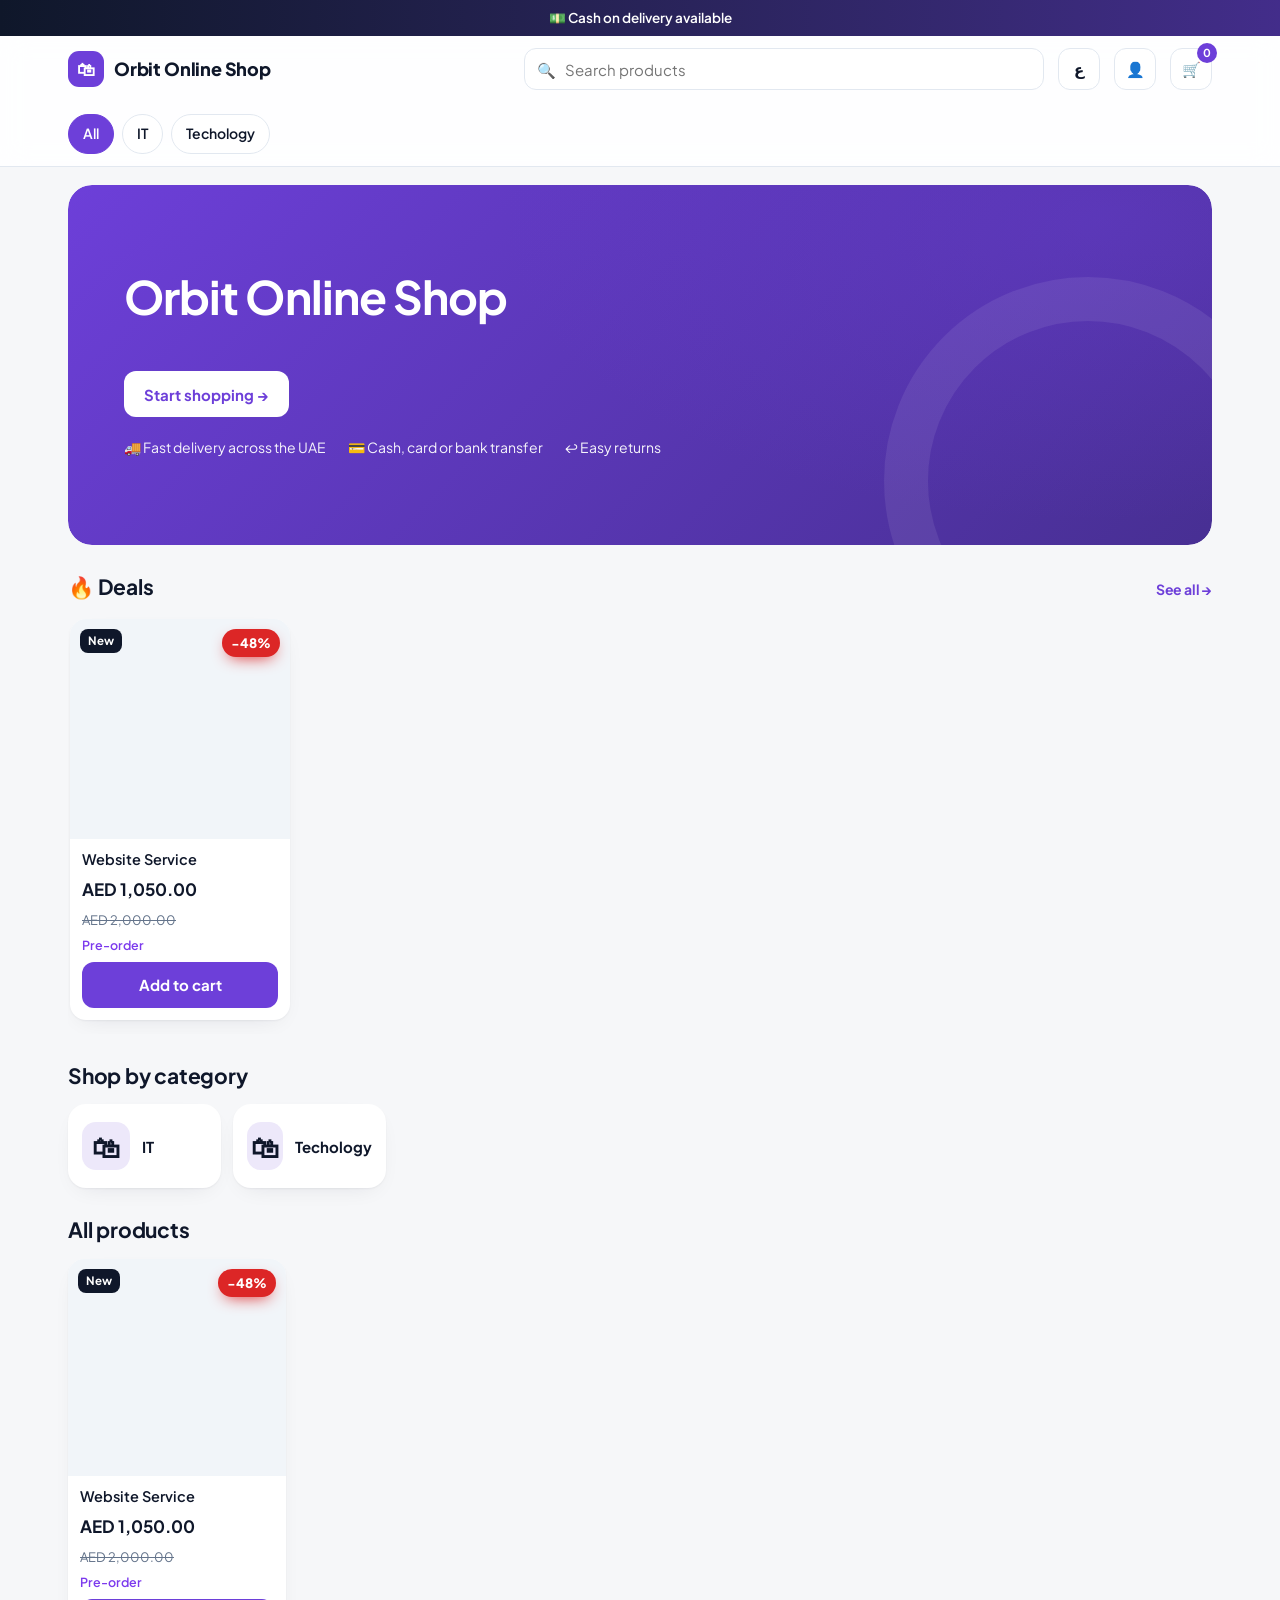
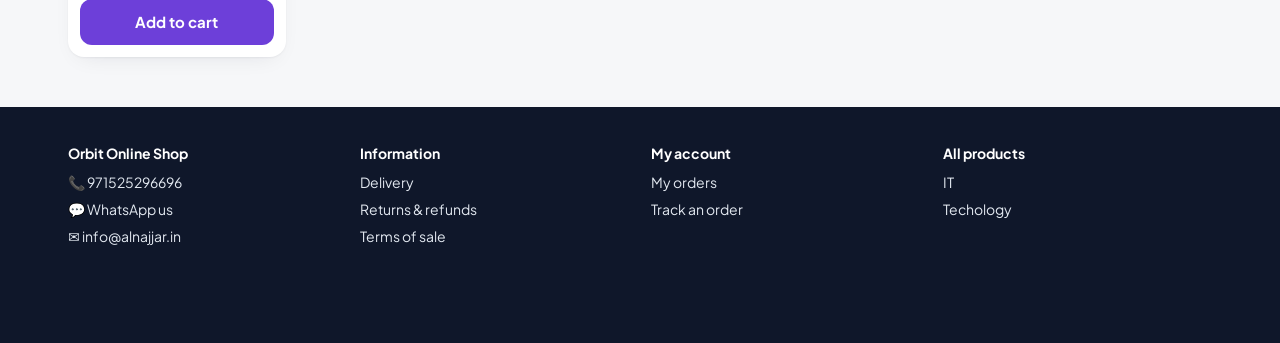
<file: erp/shop/index.html>
<!DOCTYPE html>
<html lang="en" dir="ltr">
<head>
<meta charset="utf-8">
<meta name="viewport" content="width=device-width, initial-scale=1, viewport-fit=cover">
<title>Online shop</title>
<meta name="description" content="Order online — delivered to your door anywhere in the UAE.">
<meta name="theme-color" content="#0f766e">
<link rel="icon" href="data:image/svg+xml,%3Csvg xmlns='http://www.w3.org/2000/svg' viewBox='0 0 64 64'%3E%3Crect width='64' height='64' rx='16' fill='%230f766e'/%3E%3Cpath d='M18 24h28l-3 22H21z' fill='none' stroke='white' stroke-width='4' stroke-linejoin='round'/%3E%3Cpath d='M25 24a7 7 0 0 1 14 0' fill='none' stroke='white' stroke-width='4'/%3E%3C/svg%3E">
<link rel="preconnect" href="https://fonts.googleapis.com"><link rel="preconnect" href="https://fonts.gstatic.com" crossorigin>
<link href="https://fonts.googleapis.com/css2?family=Plus+Jakarta+Sans:wght@400;500;600;700;800&family=IBM+Plex+Sans+Arabic:wght@400;500;600;700&display=swap" rel="stylesheet">
<style>
:root{--c:#0f766e;--c2:color-mix(in srgb,var(--c) 12%,#fff);--ink:#0f172a;--mute:#64748b;--line:#e2e8f0;--bg:#f6f7f9;--card:#fff;--ok:#15803d;--bad:#dc2626;--warn:#b45309;--r:16px;--sh:0 1px 2px rgba(15,23,42,.05),0 8px 24px -12px rgba(15,23,42,.12);--f:'Plus Jakarta Sans',system-ui,-apple-system,'Segoe UI',sans-serif}
html[dir=rtl]{--f:'IBM Plex Sans Arabic','Plus Jakarta Sans',system-ui,sans-serif}
*{box-sizing:border-box}html{scroll-behavior:smooth}body{margin:0;font:15px/1.55 var(--f);color:var(--ink);background:var(--bg);-webkit-font-smoothing:antialiased}
a{color:inherit}button,input,select,textarea{font:inherit;color:inherit}img{max-width:100%;display:block}
.wrap{max-width:1180px;margin:0 auto;padding:0 18px}
/* header */
header{position:sticky;top:0;z-index:30;background:rgba(255,255,255,.88);backdrop-filter:saturate(1.6) blur(14px);border-bottom:1px solid var(--line)}
.hd{display:flex;align-items:center;gap:14px;height:66px}
.logo{display:flex;align-items:center;gap:10px;text-decoration:none;font-weight:800;font-size:18px;letter-spacing:-.01em;white-space:nowrap}
.logo i{width:36px;height:36px;border-radius:11px;background:var(--c);display:grid;place-items:center;color:#fff;font-style:normal;font-size:18px;overflow:hidden}.logo i img{width:100%;height:100%;object-fit:cover}
.srch{flex:1;max-width:520px;margin-inline-start:auto;position:relative}.srch input{width:100%;height:42px;border-radius:12px;border:1px solid var(--line);background:#fff;padding:0 14px 0 40px}html[dir=rtl] .srch input{padding:0 40px 0 14px}
.srch span{position:absolute;inset-inline-start:13px;top:10px;color:var(--mute)}
.ib{height:42px;min-width:42px;border-radius:12px;border:1px solid var(--line);background:#fff;display:inline-grid;place-items:center;cursor:pointer;position:relative;padding:0 10px;font-weight:700;text-decoration:none}
.ib b{position:absolute;top:-6px;inset-inline-end:-6px;background:var(--c);color:#fff;font-size:11px;min-width:20px;height:20px;border-radius:10px;display:grid;place-items:center;padding:0 5px}
@media(max-width:720px){.srch{display:none}.hd{gap:8px}.logo span{max-width:150px;overflow:hidden;text-overflow:ellipsis}.msrch{display:block!important}}
.msrch{display:none;padding:0 0 10px}.msrch .srch{display:block;max-width:none}
.cats{display:flex;gap:8px;overflow-x:auto;padding:12px 0;scrollbar-width:none}.cats::-webkit-scrollbar{display:none}
.chip{flex:none;border:1px solid var(--line);background:#fff;border-radius:999px;padding:8px 14px;font-weight:600;font-size:14px;cursor:pointer;text-decoration:none;display:inline-flex;gap:6px;align-items:center}
.chip.on{background:var(--c);border-color:var(--c);color:#fff}
/* hero */
.hero{margin:18px 0 8px;border-radius:24px;padding:clamp(26px,5vw,56px);background:radial-gradient(600px 300px at 90% 10%,color-mix(in srgb,var(--c) 35%,transparent),transparent),linear-gradient(135deg,var(--c),color-mix(in srgb,var(--c) 60%,#0f172a));color:#fff;position:relative;overflow:hidden}
.hero h1{margin:0;font-size:clamp(26px,4.2vw,46px);line-height:1.1;letter-spacing:-.02em;max-width:620px}.hero p{opacity:.9;max-width:540px;font-size:16.5px;margin:12px 0 22px}
.hero .ul{display:flex;flex-wrap:wrap;gap:10px 22px;font-size:14px;opacity:.95}.hero::after{content:"";position:absolute;width:320px;height:320px;border-radius:50%;border:44px solid rgba(255,255,255,.08);inset-inline-end:-80px;bottom:-140px}
.btn{display:inline-flex;align-items:center;justify-content:center;gap:8px;height:46px;padding:0 20px;border-radius:12px;border:0;background:var(--c);color:#fff;font-weight:700;cursor:pointer;text-decoration:none;transition:transform .15s,filter .15s}.btn:hover{filter:brightness(1.08)}.btn:active{transform:scale(.98)}
.btn.w{background:#fff;color:var(--c)}.btn.g{background:#fff;color:var(--ink);border:1px solid var(--line)}.btn.full{width:100%}.btn[disabled]{opacity:.5;cursor:not-allowed}
h2.t{font-size:21px;margin:26px 0 12px;letter-spacing:-.01em;display:flex;align-items:baseline;justify-content:space-between;gap:10px}h2.t a{font-size:14px;color:var(--c);text-decoration:none;font-weight:700}
/* product grid */
.grid{display:grid;grid-template-columns:repeat(auto-fill,minmax(200px,1fr));gap:14px}@media(max-width:520px){.grid{grid-template-columns:repeat(2,1fr);gap:10px}}
.pc{background:var(--card);border-radius:var(--r);overflow:hidden;box-shadow:var(--sh);display:flex;flex-direction:column;position:relative;transition:transform .2s}.pc:hover{transform:translateY(-3px)}
.pc .im{aspect-ratio:1;background:#f1f5f9;display:block;position:relative}.pc .im img{width:100%;height:100%;object-fit:cover}
.bd{position:absolute;top:10px;inset-inline-start:10px;background:var(--ink);color:#fff;font-size:11.5px;font-weight:700;border-radius:8px;padding:3px 8px}.bd.s{background:var(--bad)}
.pc .b{padding:11px 12px 12px;display:flex;flex-direction:column;gap:6px;flex:1}.pc h3{font-size:14.5px;margin:0;line-height:1.35;font-weight:600}.pc h3 a{text-decoration:none}
.pr{display:flex;align-items:baseline;gap:8px;flex-wrap:wrap}.pr b{font-size:17px}.pr s{color:var(--mute);font-size:13px}.pr small{color:var(--bad);font-weight:700;font-size:12px}
.av{font-size:12.5px;font-weight:600}.av.low{color:var(--warn)}.av.out{color:var(--bad)}.av.in{color:var(--ok)}.av.pre{color:#7c3aed}
.pc .add{margin-top:auto}
.qty{display:inline-flex;align-items:center;border:1px solid var(--line);border-radius:12px;overflow:hidden;background:#fff;height:42px}.qty button{width:40px;height:100%;border:0;background:none;cursor:pointer;font-size:18px;font-weight:700}.qty span{min-width:34px;text-align:center;font-weight:700}
.add .qty{width:100%;justify-content:space-between}
/* product page */
.pp{display:grid;grid-template-columns:1.05fr 1fr;gap:32px;margin:22px 0}@media(max-width:860px){.pp{grid-template-columns:1fr;gap:18px}}
.gal .main{aspect-ratio:1;border-radius:20px;overflow:hidden;background:#fff;box-shadow:var(--sh)}.gal .main img{width:100%;height:100%;object-fit:cover}
.gal .th{display:flex;gap:8px;margin-top:10px}.gal .th button{width:70px;height:70px;border-radius:12px;overflow:hidden;border:2px solid transparent;padding:0;cursor:pointer;background:#fff}.gal .th button.on{border-color:var(--c)}.gal .th img{width:100%;height:100%;object-fit:cover}
.pi h1{font-size:clamp(22px,3vw,30px);margin:4px 0 8px;letter-spacing:-.01em;line-height:1.2}.pi .brand{color:var(--mute);font-weight:600;font-size:14px}.pi .pr b{font-size:26px}.pi .desc{color:#334155;white-space:pre-line}
.buy{display:flex;gap:10px;margin:18px 0}.buy .btn{flex:1}
.specs{width:100%;border-collapse:collapse;margin-top:14px;font-size:14px}.specs td{padding:9px 0;border-bottom:1px solid var(--line)}.specs td:first-child{color:var(--mute);width:40%}
.perks{display:grid;gap:8px;margin-top:16px;font-size:14px;color:#334155}
/* panels */
.panel{background:var(--card);border-radius:20px;box-shadow:var(--sh);padding:20px;margin:16px 0}.panel h3{margin:0 0 12px;font-size:17px}
.two{display:grid;grid-template-columns:1.4fr 1fr;gap:18px;align-items:start}.two>*{min-width:0}@media(max-width:900px){.two{grid-template-columns:1fr}}
.f{display:flex;flex-direction:column;gap:5px;margin-bottom:12px;flex:1;min-width:150px}.f label{font-size:13px;font-weight:600;color:#334155}.f input,.f select,.f textarea{height:46px;border-radius:12px;border:1px solid var(--line);padding:0 13px;background:#fff;outline:none;width:100%}.f textarea{height:84px;padding:10px 13px;resize:vertical}
.f input:focus,.f select:focus,.f textarea:focus{border-color:var(--c);box-shadow:0 0 0 3px color-mix(in srgb,var(--c) 18%,transparent)}.f .er{color:var(--bad);font-size:12.5px}.f.bad input,.f.bad select{border-color:var(--bad)}
.row{display:flex;gap:12px;flex-wrap:wrap}
.opts{display:grid;gap:10px}.opt{display:flex;gap:12px;align-items:flex-start;border:1.5px solid var(--line);border-radius:14px;padding:13px 14px;cursor:pointer;background:#fff}.opt.on{border-color:var(--c);background:var(--c2)}.opt input{margin-top:4px;accent-color:var(--c)}.opt small{display:block;color:var(--mute)}
.days{display:flex;gap:8px;overflow-x:auto;padding-bottom:4px}.days button{flex:none;border:1.5px solid var(--line);background:#fff;border-radius:12px;padding:8px 12px;cursor:pointer;text-align:center;min-width:72px}.days button.on{border-color:var(--c);background:var(--c2);font-weight:700}.days small{display:block;color:var(--mute);font-size:12px}
.sum div{display:flex;justify-content:space-between;gap:10px;padding:6px 0;font-size:14.5px}.sum .tot{border-top:1px solid var(--line);margin-top:6px;padding-top:12px;font-size:18px;font-weight:800}.sum .neg{color:var(--ok)}
.li{display:grid;grid-template-columns:64px 1fr auto;gap:12px;align-items:center;padding:10px 0;border-bottom:1px solid var(--line)}.li img{width:64px;height:64px;border-radius:12px;object-fit:cover;background:#f1f5f9}.li h4{margin:0;font-size:14.5px;font-weight:600}.li .x{border:0;background:none;color:var(--mute);cursor:pointer;font-size:13px;padding:0}
.note{border-radius:12px;padding:11px 14px;font-size:14px;margin:10px 0}.note.w{background:#fffbeb;color:#92400e}.note.e{background:#fef2f2;color:#991b1b}.note.i{background:var(--c2);color:color-mix(in srgb,var(--c) 70%,#000)}.note.ok{background:#f0fdf4;color:#166534}
/* drawer */
.ov{position:fixed;inset:0;background:rgba(15,23,42,.45);z-index:50;opacity:0;pointer-events:none;transition:opacity .25s}.ov.on{opacity:1;pointer-events:auto}
.drawer{position:fixed;top:0;bottom:0;inset-inline-end:0;width:min(420px,100%);background:#fff;z-index:51;transform:translateX(105%);transition:transform .3s cubic-bezier(.2,.8,.2,1);display:flex;flex-direction:column}html[dir=rtl] .drawer{transform:translateX(-105%)}.drawer.on{transform:none!important}
.drawer .h{display:flex;justify-content:space-between;align-items:center;padding:16px 18px;border-bottom:1px solid var(--line)}.drawer .h h3{margin:0}.drawer .bdy{flex:1;overflow:auto;padding:4px 18px}.drawer .ft{padding:16px 18px;border-top:1px solid var(--line)}
/* tracking */
.steps{display:grid;grid-template-columns:repeat(6,1fr);gap:4px;margin:18px 0 8px}.steps div{text-align:center;font-size:12px;color:var(--mute);position:relative;padding-top:30px}.steps div::before{content:"";position:absolute;top:8px;left:50%;translate:-50% 0;width:16px;height:16px;border-radius:50%;background:var(--line);z-index:1}
.steps div::after{content:"";position:absolute;top:15px;left:-50%;width:100%;height:3px;background:var(--line)}.steps div:first-child::after{display:none}.steps .on{color:var(--ink);font-weight:700}.steps .on::before,.steps .on::after{background:var(--c)}
html[dir=rtl] .steps div::after{left:auto;right:-50%}
.tl div{padding:8px 0 8px 18px;border-inline-start:2px solid var(--line);position:relative;font-size:14px}html[dir=rtl] .tl div{padding:8px 18px 8px 0}.tl div::before{content:"";position:absolute;inset-inline-start:-6px;top:14px;width:10px;height:10px;border-radius:50%;background:var(--c)}.tl small{color:var(--mute);display:block}
footer{margin-top:50px;background:#0f172a;color:#cbd5e1;padding:36px 0 90px;font-size:14px}footer .fc{display:grid;grid-template-columns:repeat(auto-fit,minmax(180px,1fr));gap:22px}footer a{color:#e2e8f0;text-decoration:none;display:block;margin:5px 0}footer h4{color:#fff;margin:0 0 8px}
.toast{position:fixed;bottom:22px;left:50%;translate:-50% 20px;background:var(--ink);color:#fff;padding:12px 18px;border-radius:12px;font-weight:600;z-index:80;opacity:0;transition:all .25s;pointer-events:none;max-width:92vw}.toast.on{opacity:1;translate:-50% 0}
.mbar{position:fixed;bottom:0;left:0;right:0;z-index:25;background:#fff;border-top:1px solid var(--line);padding:10px 14px calc(10px + env(safe-area-inset-bottom));display:none;gap:10px;align-items:center}@media(max-width:860px){.mbar.on{display:flex}}
.empty{text-align:center;padding:50px 10px;color:var(--mute)}.empty b{display:block;font-size:44px}
.sk{background:linear-gradient(90deg,#eef2f7,#f8fafc,#eef2f7);background-size:200% 100%;animation:sk 1.2s infinite;border-radius:var(--r)}@keyframes sk{to{background-position:-200% 0}}
.demo{background:#fef3c7;color:#92400e;text-align:center;font-size:13px;padding:6px 10px}

/* advertising bar, offer slides, deals */
.adbar{background:linear-gradient(90deg,var(--ink),color-mix(in srgb,var(--c) 55%,var(--ink)));color:#fff;font-size:13.5px;font-weight:600;height:36px;overflow:hidden;position:relative}
.adbar div{position:absolute;inset:0;display:flex;align-items:center;justify-content:center;gap:10px;padding:0 40px;text-align:center;opacity:0;transform:translateY(100%);transition:transform .6s cubic-bezier(.2,.8,.2,1),opacity .6s}
.adbar div.on{opacity:1;transform:none}.adbar div.out{opacity:0;transform:translateY(-100%)}
.adbar div span{white-space:nowrap;overflow:hidden;text-overflow:ellipsis}@media(max-width:600px){.adbar{font-size:12px}.adbar div{padding:0 12px}}
.adbar b{background:#fff;color:var(--ink);border-radius:6px;padding:1px 7px;font-size:12px;letter-spacing:.04em}
.slides{position:relative;margin:18px 0 8px;border-radius:24px;overflow:hidden;display:grid}
.slides .hero{grid-area:1/1;margin:0;min-height:clamp(260px,30vw,360px);opacity:0;transform:scale(1.02);transition:opacity .8s,transform .8s;pointer-events:none;display:flex;flex-direction:column;justify-content:center}
.slides .hero.on{opacity:1;transform:none;pointer-events:auto}
.slides .sdots{position:absolute;bottom:14px;inset-inline-end:18px;display:flex;gap:7px;z-index:3}.slides .sdots button{width:28px;height:6px;border-radius:6px;border:0;background:rgba(255,255,255,.4);cursor:pointer;padding:0}.slides .sdots button.on{background:#fff}
.hero.offer{background:radial-gradient(500px 260px at 85% 20%,rgba(255,255,255,.18),transparent),linear-gradient(135deg,var(--bc),color-mix(in srgb,var(--bc) 55%,#0f172a))}
.hero .code{display:inline-flex;align-items:center;gap:10px;background:rgba(255,255,255,.14);border:2px dashed rgba(255,255,255,.7);border-radius:12px;padding:8px 14px;font-weight:800;letter-spacing:.08em;cursor:pointer;color:#fff;font-size:15px}
.cd{display:flex;gap:8px;margin:14px 0 4px}.cd span{background:rgba(0,0,0,.25);border-radius:10px;padding:6px 10px;text-align:center;min-width:58px}.cd b{display:block;font-size:22px;line-height:1.1;font-variant-numeric:tabular-nums}.cd small{font-size:11px;opacity:.85}
.hero .acts{display:flex;flex-wrap:wrap;gap:10px;align-items:center;margin-top:16px}
.deals{display:grid;grid-auto-flow:column;grid-auto-columns:minmax(190px,220px);gap:14px;overflow-x:auto;padding:4px 2px 14px;scroll-snap-type:x mandatory;scrollbar-width:thin}.deals>*{scroll-snap-align:start}
.pc .off{position:absolute;top:10px;inset-inline-end:10px;background:var(--bad);color:#fff;font-weight:800;font-size:13px;border-radius:999px;padding:4px 9px;box-shadow:0 6px 16px -6px var(--bad)}
.ctiles{display:grid;grid-template-columns:repeat(auto-fill,minmax(150px,1fr));gap:12px}.ctile{background:var(--card);border-radius:18px;padding:18px 14px;text-decoration:none;box-shadow:var(--sh);display:flex;align-items:center;gap:12px;font-weight:700;transition:transform .2s}.ctile:hover{transform:translateY(-3px)}.ctile i{font-style:normal;font-size:28px;width:48px;height:48px;border-radius:14px;display:grid;place-items:center;background:var(--c2)}
.rv{opacity:0;transform:translateY(18px);transition:opacity .6s,transform .6s}.rv.in{opacity:1;transform:none}
.fbar{height:8px;border-radius:8px;background:var(--line);overflow:hidden;margin:8px 0 2px}.fbar i{display:block;height:100%;background:linear-gradient(90deg,var(--c),#22c55e);border-radius:8px;transition:width .5s}
@keyframes pulse{50%{transform:scale(1.06)}}.pulse{animation:pulse 1.8s ease-in-out infinite}
@media (prefers-reduced-motion:reduce){*{transition:none!important;animation:none!important}}
</style>
</head>
<body>
<div id="demoBar" class="demo" hidden></div>
<div id="adbar" class="adbar" hidden></div>
<header><div class="wrap"><div class="hd">
  <a class="logo" href="#/" id="logo"><i>🛍</i><span id="shopName">Shop</span></a>
  <div class="srch"><span>🔍</span><input id="q" type="search" autocomplete="off" data-t-ph="search"></div>
  <button class="ib" id="lang" type="button" aria-label="Language">ع</button>
  <a class="ib" href="#/account" aria-label="Account">👤</a>
  <button class="ib" id="cartBtn" type="button" aria-label="Cart">🛒<b id="cartN" hidden>0</b></button>
</div><div class="msrch"><div class="srch"><span>🔍</span><input id="q2" type="search" autocomplete="off" data-t-ph="search"></div></div>
<nav class="cats" id="cats"></nav></div></header>
<main class="wrap" id="app"><div class="sk" style="height:260px;margin:18px 0"></div><div class="grid"><div class="sk" style="height:280px"></div><div class="sk" style="height:280px"></div><div class="sk" style="height:280px"></div><div class="sk" style="height:280px"></div></div></main>
<footer><div class="wrap fc" id="foot"></div></footer>
<div class="ov" id="ov"></div>
<aside class="drawer" id="drawer" aria-label="Cart"><div class="h"><h3 data-t="cart">Your cart</h3><button class="ib" id="dx" type="button">✕</button></div><div class="bdy" id="cartBody"></div><div class="ft" id="cartFoot"></div></aside>
<div class="mbar" id="mbar"></div>
<div class="toast" id="toast"></div>
<script src="config.js"></script>
<script src="js/shop-core.js"></script>
<script>
(function () {
  'use strict';
  const S = window.SHOP, CFG = Object.assign({ api: '', data: 'data/', demo: 'demo/', siteName: '' }, window.SHOP_CONFIG || {});
  const $ = s => document.querySelector(s), esc = s => String(s == null ? '' : s).replace(/[&<>"']/g, c => ({ '&': '&amp;', '<': '&lt;', '>': '&gt;', '"': '&quot;', "'": '&#39;' }[c]));
  const LS = { get: (k, d) => { try { const v = localStorage.getItem('shop_' + k); return v ? JSON.parse(v) : d; } catch (e) { return d; } }, set: (k, v) => { try { localStorage.setItem('shop_' + k, JSON.stringify(v)); } catch (e) {} } };
  /* ---------- words ---------- */
  const T = {
    en: { search: 'Search products', cart: 'Your cart', all: 'All', featured: 'Popular right now', products: 'All products', add: 'Add to cart', added: 'Added to your cart', in: 'In stock', low: 'Only {n} left', out: 'Out of stock', pre: 'Pre-order', checkout: 'Checkout', subtotal: 'Items', delivery: 'Delivery', free: 'Free', cod: 'Cash on delivery fee', discount: 'Discount', total: 'Total', vatIncl: 'incl. VAT', empty: 'Your cart is empty', shop: 'Start shopping', remove: 'Remove', freeFrom: 'Add {n} more for free delivery', minOrder: 'Minimum order is {n}',
      contact: 'Your details', name: 'Full name', phone: 'Mobile number', email: 'E-mail (for your receipt)', address: 'Delivery address', emirate: 'Emirate', area: 'Area', line: 'Street, building, flat / villa no.', landmark: 'Landmark (optional)', locate: '📍 Use my location', located: '📍 Location added', when: 'Delivery day', slot: 'Time', payment: 'Payment', coupon: 'Coupon code', apply: 'Apply', notes: 'Note for us (optional)', terms: 'I agree to the terms of sale', place: 'Place order', placing: 'Placing your order…', remember: 'Remember my details on this device',
      req: 'Required', badPhone: 'Enter a valid UAE mobile, e.g. 050 123 4567', badEmail: 'Check the e-mail address', cpnOk: 'Coupon applied', cpnBad: 'This code is not valid', cpnMin: 'This coupon needs an order of at least {n}', thanks: 'Thank you! Your order is placed', orderNo: 'Order number', track: 'Track your order', trackT: 'Track an order', trackP: 'Enter your order number and the mobile number you used.', find: 'Find my order', notFound: 'We could not find this order yet. New orders appear within a few minutes — try again shortly.',
      bankT: 'Pay by bank transfer', bankP: 'Please transfer the total to the account below and upload a photo or PDF of the transfer. We prepare your order as soon as the money arrives.', upload: 'Upload transfer proof', uploaded: 'Proof sent — thank you!', payNow: 'Pay now', cardRedirect: 'Taking you to the secure payment page…', paidOk: 'Payment received — thank you!', payFail: 'The payment was not completed. You can try again.', cancelQ: 'Cancel this order?', cancel: 'Cancel order', cancelled: 'Your cancel request was sent.',
      account: 'My account', myOrders: 'My orders', noOrders: 'No orders on this device yet.', save: 'Save', saved: 'Saved', policies: 'Information', deliveryP: 'Delivery', returnsP: 'Returns & refunds', termsP: 'Terms of sale', contactUs: 'Contact us', results: 'Results for “{q}”', none: 'Nothing found', back: 'Back', qty: 'Quantity', details: 'Details', min: 'Minimum {n}', max: 'Up to {n} per order', driver: 'Driver', liveLoc: 'See where the driver is', updated: 'updated', demo: 'Demo shop — orders are kept in this browser only', today: 'Today', tomorrow: 'Tomorrow', perk1: '🚚 Fast delivery across the UAE', perk2: '💳 Cash, card or bank transfer', perk3: '↩ Easy returns', whatsapp: 'WhatsApp us', placedAt: 'Placed', items: 'items', sendT: 'Last step: send us your order', sendP: 'Tap the button — WhatsApp opens with your order ready. Just press send. We confirm it and keep you updated on WhatsApp.', sendWa: 'Send my order on WhatsApp', sendMail: 'Send by e-mail instead', sentQ: 'Already sent? We will reply shortly.', waTrack: 'We confirm your order and send updates on WhatsApp. Questions? Message us.', waBank: 'After you transfer, send a photo of the transfer on WhatsApp.', myOrder: 'My order', deals: '🔥 Deals', dealsAll: 'See all', shopCats: 'Shop by category', useCode: 'Use code', copied: 'Code copied — paste it at checkout', ends: 'Ends in', d: 'days', h: 'hrs', m: 'min', s: 'sec', shopNow: 'Shop now', adFree: '🚚 Free delivery on orders from {n}', adCod: '💵 Cash on delivery available', adFast: '⚡ Order today — delivered tomorrow', freeLeft: 'You are {n} away from free delivery', freeGot: '🎉 Free delivery unlocked', notFoundWa: 'Not confirmed yet — if you have not sent the order on WhatsApp, please send it now.', name2: 'Name', addr2: 'Address', code: 'Order code (please keep it in the message)' },
    ar: { search: 'ابحث عن منتج', cart: 'سلة التسوق', all: 'الكل', featured: 'الأكثر طلباً الآن', products: 'كل المنتجات', add: 'أضف إلى السلة', added: 'تمت الإضافة إلى السلة', in: 'متوفر', low: 'بقي {n} فقط', out: 'غير متوفر', pre: 'طلب مسبق', checkout: 'إتمام الطلب', subtotal: 'المنتجات', delivery: 'التوصيل', free: 'مجاني', cod: 'رسوم الدفع عند الاستلام', discount: 'الخصم', total: 'الإجمالي', vatIncl: 'شامل الضريبة', empty: 'سلتك فارغة', shop: 'ابدأ التسوق', remove: 'حذف', freeFrom: 'أضف {n} للحصول على توصيل مجاني', minOrder: 'الحد الأدنى للطلب {n}',
      contact: 'بياناتك', name: 'الاسم الكامل', phone: 'رقم الجوال', email: 'البريد الإلكتروني (لإرسال الإيصال)', address: 'عنوان التوصيل', emirate: 'الإمارة', area: 'المنطقة', line: 'الشارع والمبنى ورقم الشقة / الفيلا', landmark: 'علامة مميزة (اختياري)', locate: '📍 استخدم موقعي', located: '📍 تمت إضافة الموقع', when: 'يوم التوصيل', slot: 'الوقت', payment: 'طريقة الدفع', coupon: 'رمز الخصم', apply: 'تطبيق', notes: 'ملاحظة لنا (اختياري)', terms: 'أوافق على شروط البيع', place: 'تأكيد الطلب', placing: 'جارٍ إرسال طلبك…', remember: 'تذكّر بياناتي على هذا الجهاز',
      req: 'مطلوب', badPhone: 'أدخل رقم جوال إماراتي صحيح مثل 050 123 4567', badEmail: 'تحقق من البريد الإلكتروني', cpnOk: 'تم تطبيق الخصم', cpnBad: 'الرمز غير صالح', cpnMin: 'هذا الرمز يتطلب طلباً بقيمة {n} على الأقل', thanks: 'شكراً لك! تم استلام طلبك', orderNo: 'رقم الطلب', track: 'تتبّع طلبك', trackT: 'تتبّع طلب', trackP: 'أدخل رقم الطلب ورقم الجوال الذي استخدمته.', find: 'ابحث عن طلبي', notFound: 'لم نجد الطلب بعد. تظهر الطلبات الجديدة خلال دقائق — حاول مرة أخرى بعد قليل.',
      bankT: 'الدفع بالتحويل البنكي', bankP: 'يرجى تحويل الإجمالي إلى الحساب أدناه ورفع صورة أو ملف PDF للتحويل. نجهّز طلبك فور وصول المبلغ.', upload: 'رفع إثبات التحويل', uploaded: 'تم إرسال الإثبات — شكراً لك!', payNow: 'ادفع الآن', cardRedirect: 'ننقلك إلى صفحة الدفع الآمنة…', paidOk: 'تم استلام الدفعة — شكراً لك!', payFail: 'لم تكتمل عملية الدفع. يمكنك المحاولة مرة أخرى.', cancelQ: 'إلغاء هذا الطلب؟', cancel: 'إلغاء الطلب', cancelled: 'تم إرسال طلب الإلغاء.',
      account: 'حسابي', myOrders: 'طلباتي', noOrders: 'لا توجد طلبات على هذا الجهاز بعد.', save: 'حفظ', saved: 'تم الحفظ', policies: 'معلومات', deliveryP: 'التوصيل', returnsP: 'الإرجاع والاسترداد', termsP: 'شروط البيع', contactUs: 'تواصل معنا', results: 'نتائج البحث عن «{q}»', none: 'لا توجد نتائج', back: 'رجوع', qty: 'الكمية', details: 'التفاصيل', min: 'الحد الأدنى {n}', max: 'حتى {n} لكل طلب', driver: 'السائق', liveLoc: 'شاهد موقع السائق', updated: 'آخر تحديث', demo: 'متجر تجريبي — تُحفظ الطلبات في هذا المتصفح فقط', today: 'اليوم', tomorrow: 'غداً', perk1: '🚚 توصيل سريع في كل الإمارات', perk2: '💳 نقداً أو بالبطاقة أو تحويل بنكي', perk3: '↩ إرجاع سهل', whatsapp: 'راسلنا على واتساب', placedAt: 'تاريخ الطلب', items: 'منتجات', sendT: 'الخطوة الأخيرة: أرسل لنا طلبك', sendP: 'اضغط الزر — سيفتح واتساب والطلب جاهز، فقط اضغط إرسال. سنؤكد طلبك ونرسل لك التحديثات على واتساب.', sendWa: 'أرسل طلبي على واتساب', sendMail: 'أرسله بالبريد الإلكتروني بدلاً من ذلك', sentQ: 'أرسلته؟ سنرد عليك قريباً.', waTrack: 'نؤكد طلبك ونرسل التحديثات على واتساب. لديك سؤال؟ راسلنا.', waBank: 'بعد التحويل أرسل صورة التحويل على واتساب.', myOrder: 'طلبي', deals: '🔥 العروض', dealsAll: 'عرض الكل', shopCats: 'تسوّق حسب الفئة', useCode: 'استخدم الرمز', copied: 'تم نسخ الرمز — الصقه عند إتمام الطلب', ends: 'ينتهي خلال', d: 'يوم', h: 'ساعة', m: 'دقيقة', s: 'ثانية', shopNow: 'تسوّق الآن', adFree: '🚚 توصيل مجاني للطلبات من {n}', adCod: '💵 الدفع عند الاستلام متاح', adFast: '⚡ اطلب اليوم — يصلك غداً', freeLeft: 'باقي {n} للحصول على توصيل مجاني', freeGot: '🎉 حصلت على توصيل مجاني', notFoundWa: 'لم يتم التأكيد بعد — إذا لم ترسل الطلب على واتساب فأرسله الآن.', name2: 'الاسم', addr2: 'العنوان', code: 'رمز الطلب (يرجى إبقاؤه في الرسالة)' } };
  let L = LS.get('lang', (navigator.language || '').startsWith('ar') ? 'ar' : 'en');
  const t = (k, o) => String((T[L] || T.en)[k] || T.en[k] || k).replace(/\{(\w+)\}/g, (m, x) => o && o[x] != null ? o[x] : m);
  const nm = x => L === 'ar' && x.ar ? x.ar : x.en, ds = x => L === 'ar' && x.da ? x.da : x.de || '';
  let CAT = null, cur = 'AED';
  const money = n => (L === 'ar' ? '' : cur + ' ') + Number(n || 0).toLocaleString(L === 'ar' ? 'ar-AE' : 'en-AE', { minimumFractionDigits: 2, maximumFractionDigits: 2 }) + (L === 'ar' ? ' د.إ' : '');
  const toast = m => { const e = $('#toast'); e.textContent = m; e.classList.add('on'); clearTimeout(toast.t); toast.t = setTimeout(() => e.classList.remove('on'), 2600); };

  /* ---------- talking to the shop (Power Automate flow) — or the demo files ---------- */
  /* live = through the flow · wa = files in data/, orders sent by WhatsApp / e-mail · demo = sample products */
  let MODE = CFG.api ? 'live' : 'wa', DEMO = false, API = CFG.api, SRC = CFG.api ? 'api' : 'data';
  async function api(body) {
    const r = await fetch(API, { method: 'POST', headers: { 'Content-Type': 'text/plain' }, body: JSON.stringify(body) });
    if (r.status === 404) return null; if (!r.ok) throw new Error('HTTP ' + r.status); const x = await r.text(); try { return JSON.parse(x); } catch (e) { return { text: x }; }
  }
  const img = f => !f ? '' : /^https?:|^data:/.test(f) ? f : DEMO ? CFG.demo + 'img/' + f : SRC === 'data' ? CFG.data + 'img/' + (CFG.thumbs && !img.big ? 't-' : '') + f : API + (API.includes('?') ? '&' : '?') + 'a=img&f=' + encodeURIComponent((CFG.thumbs && !img.big ? 't-' : '') + f);
  async function loadCatalog() {
    const c = JSON.parse(sessionStorage.getItem('shop_cat') || 'null'); if (c && c.m && Date.now() - c.t < 300000) { MODE = c.m; DEMO = MODE === 'demo'; SRC = c.s; API = c.api || API; return c.d; }
    let d = null;
    if (MODE === 'live') d = await api({ a: 'catalog' });
    else { const r = await fetch(CFG.data + 'catalog.json', { cache: 'no-cache' }).catch(() => null);
      if (r && r.ok) { d = await r.json(); SRC = 'data'; if (d.shop && d.shop.api) { API = d.shop.api; MODE = 'live'; } else MODE = 'wa'; }   /* ORBIT says the shop is connected → orders go straight in */
      else if (CFG.demo) { MODE = 'demo'; DEMO = true; d = await (await fetch(CFG.demo + 'catalog.json', { cache: 'no-cache' })).json(); }
      else throw new Error('soon'); }
    if (!d || !d.items) throw new Error('catalogue'); try { sessionStorage.setItem('shop_cat', JSON.stringify({ t: Date.now(), d, m: MODE, s: SRC, api: API })); } catch (e) {} return d;
  }
  /* ---------- cart ---------- */
  let CART = LS.get('cart', []);
  const saveCart = () => { CART = CART.filter(x => x.q > 0 && byCode(x.c)); LS.set('cart', CART); const n = CART.reduce((s, x) => s + x.q, 0); $('#cartN').hidden = !n; $('#cartN').textContent = n; };
  const byCode = c => CAT && CAT.items.find(i => i.c === c), inCart = c => (CART.find(x => x.c === c) || { q: 0 }).q;
  function setQty(c, q) { const it = byCode(c); if (!it) return; const mn = it.min || 1; q = Math.max(0, Math.round(q)); if (q && q < mn) q = mn; if (it.max) q = Math.min(q, it.max); if (it.q != null && it.st !== 'pre') q = Math.min(q, it.q); if (it.st === 'out') q = 0;
    const x = CART.find(y => y.c === c); if (x) x.q = q; else if (q) CART.push({ c, q }); saveCart(); }
  /* ---------- views ---------- */
  const avTxt = i => i.st === 'low' ? t('low', { n: i.q }) : t(i.st);
  const stepper = (c, q, cls) => `<div class="qty ${cls || ''}"><button type="button" data-q="${esc(c)}" data-d="-1" aria-label="−">−</button><span>${q}</span><button type="button" data-q="${esc(c)}" data-d="1" aria-label="+">+</button></div>`;
  const card = i => { const q = inCart(i.c), off = i.w ? Math.round((1 - i.p / i.w) * 100) : 0;
    return `<article class="pc"><a class="im" href="#/p/${esc(i.s)}">${i.img[0] ? `<img loading="lazy" src="${esc(img(i.img[0]))}" alt="${esc(nm(i))}">` : ''}${off ? `<span class="off">−${off}%</span>` : ''}${i.bd ? `<span class="bd${i.bd === 'Sale' ? ' s' : ''}">${esc(L === 'ar' ? ({ New: 'جديد', Sale: 'تخفيض', 'Best seller': 'الأكثر مبيعاً', Limited: 'كمية محدودة' }[i.bd] || i.bd) : i.bd)}</span>` : ''}</a>
      <div class="b"><h3><a href="#/p/${esc(i.s)}">${esc(nm(i))}</a></h3><div class="pr"><b>${money(i.p)}</b>${i.w ? `<s>${money(i.w)}</s>` : ''}</div><div class="av ${i.st}">${esc(avTxt(i))}</div>
      <div class="add">${i.st === 'out' ? `<button class="btn g full" disabled>${t('out')}</button>` : q ? stepper(i.c, q) : `<button class="btn full" type="button" data-add="${esc(i.c)}">${t('add')}</button>`}</div></div></article>`; };
  const grid = list => list.length ? `<div class="grid">${list.map(x => card(x).replace('<article class="pc"', '<article class="pc rv"')).join('')}</div>` : `<div class="empty"><b>🔍</b>${t('none')}</div>`;
  function navCats(active) { $('#cats').innerHTML = `<a class="chip${!active ? ' on' : ''}" href="#/">${t('all')}</a>` + CAT.cats.map(c => `<a class="chip${active === c.c ? ' on' : ''}" href="#/c/${esc(c.c)}">${esc(c.i)} ${esc(L === 'ar' && c.ar ? c.ar : c.en)}</a>`).join(''); }
  const sh = () => CAT.shop, hero = () => sh().hero || {};
  /* home: offer slides (+ the main welcome), deals, categories, featured, all products */
  const linkOf = l => !l ? '#/' : l === '#deals' ? '#/deals' : l.startsWith('c:') ? '#/c/' + encodeURIComponent(l.slice(2)) : l.startsWith('p:') ? '#/p/' + encodeURIComponent((CAT.items.find(i => i.c === l.slice(2)) || {}).s || l.slice(2)) : '#/';
  const cdHtml = until => { const ms = Date.parse(until); return until && ms > Date.now() ? `<div class="cd" data-until="${ms}"></div>` : ''; };
  function vHome() { navCats(''); const f = CAT.items.filter(i => i.f), h = hero(), bns = (h.banners || []).filter(b => !b.until || Date.parse(b.until) > Date.now()), deals = dealsOf();
    const main = `<section class="hero on"><h1>${esc((L === 'ar' ? h.ar : h.en) || (L === 'ar' && sh().ar ? sh().ar : sh().name))}</h1><p>${esc((L === 'ar' ? h.subAr : h.subEn) || '')}</p><div class="acts"><button class="btn w" type="button" data-goto="products">${t('shop')} ${L === 'ar' ? '←' : '→'}</button></div><div class="ul" style="margin-top:20px"><span>${t('perk1')}</span><span>${t('perk2')}</span><span>${t('perk3')}</span></div></section>`;
    const offers = bns.map((b, k) => `<section class="hero offer" style="--bc:${esc(b.color || '#e11d48')}"><h1>${esc(L === 'ar' && b.ar ? b.ar : b.en)}</h1><p>${esc(L === 'ar' && b.subAr ? b.subAr : b.subEn || '')}</p>${cdHtml(b.until)}<div class="acts"><a class="btn w" href="${linkOf(b.link)}" data-banner="${k}">${t('shopNow')} ${L === 'ar' ? '←' : '→'}</a>${b.code ? `<button class="code pulse" type="button" data-copy="${esc(b.code)}">🎟 ${t('useCode')} ${esc(b.code)}</button>` : ''}</div></section>`);
    const all = offers.concat([main]).map((x, k) => k ? x.replace('class="hero on"', 'class="hero"') : x.replace('class="hero offer"', 'class="hero offer on"').replace('class="hero on"', 'class="hero on"'));
    if (offers.length) all[all.length - 1] = all[all.length - 1].replace('class="hero on"', 'class="hero"');
    return `<div class="slides" id="slides">${all.join('')}${all.length > 1 ? `<div class="sdots">${all.map((_, k) => `<button type="button" data-slide="${k}" class="${k ? '' : 'on'}" aria-label="${k + 1}"></button>`).join('')}</div>` : ''}</div>`
      + (deals.length && h.deals !== false ? `<h2 class="t" id="deals">${t('deals')} <a href="#/deals">${t('dealsAll')} ${L === 'ar' ? '←' : '→'}</a></h2><div class="deals">${deals.slice(0, 12).map(card).join('')}</div>` : '')
      + (CAT.cats.length > 1 ? `<h2 class="t">${t('shopCats')}</h2><div class="ctiles">${CAT.cats.map(c => `<a class="ctile rv" href="#/c/${esc(c.c)}"><i>${esc(c.i || '🛍')}</i><span>${esc(L === 'ar' && c.ar ? c.ar : c.en)}</span></a>`).join('')}</div>` : '')
      + (f.length ? `<h2 class="t">${t('featured')}</h2>${grid(f)}` : '') + `<h2 class="t" id="products">${t('products')}</h2>${grid(CAT.items)}`; }
  const dealsOf = () => CAT.items.filter(i => i.w > i.p && i.st !== 'out').sort((a, b) => (1 - b.p / b.w) - (1 - a.p / a.w));
  function vDeals() { navCats(''); return `<h2 class="t">${t('deals')}</h2>${grid(dealsOf())}`; }
  function vCat(code) { navCats(code); const c = CAT.cats.find(x => x.c === code) || {}; return `<h2 class="t">${esc(c.i || '')} ${esc(L === 'ar' && c.ar ? c.ar : c.en || '')}</h2>${grid(CAT.items.filter(i => i.cat === code))}`; }
  function vSearch(q) { navCats(''); const w = q.toLowerCase().split(/\s+/).filter(Boolean); return `<h2 class="t">${esc(t('results', { q }))}</h2>${grid(CAT.items.filter(i => { const h = [i.en, i.ar, i.b, i.c, (i.t || []).join(' '), i.de].join(' ').toLowerCase(); return w.every(x => h.includes(x)); }))}`; }
  function vProduct(slug) { const i = CAT.items.find(x => x.s === slug || x.c === slug); if (!i) return `<div class="empty"><b>🤷</b>${t('none')}</div>`; navCats(i.cat); const q = inCart(i.c), off = i.w ? Math.round((1 - i.p / i.w) * 100) : 0; img.big = 1; const ims = i.img.map(img); img.big = 0;
    document.title = nm(i) + ' · ' + (sh().name || '');
    const mbar = $('#mbar'); mbar.classList.toggle('on', i.st !== 'out'); mbar.innerHTML = `<div style="flex:1"><b>${money(i.p)}</b>${i.w ? ` <s style="color:var(--mute);font-size:13px">${money(i.w)}</s>` : ''}</div>` + (q ? stepper(i.c, q) : `<button class="btn" type="button" data-add="${esc(i.c)}">${t('add')}</button>`);
    return `<a href="#/" class="chip" style="margin-top:16px">${L === 'ar' ? '→' : '←'} ${t('back')}</a><div class="pp"><div class="gal"><div class="main">${ims[0] ? `<img id="gm" src="${esc(ims[0])}" alt="${esc(nm(i))}">` : ''}</div>${ims.length > 1 ? `<div class="th">${ims.map((u, k) => `<button type="button" class="${k ? '' : 'on'}" data-g="${esc(u)}"><img src="${esc(u)}" alt=""></button>`).join('')}</div>` : ''}</div>
      <div class="pi">${i.b ? `<div class="brand">${esc(i.b)}</div>` : ''}<h1>${esc(nm(i))}</h1><div class="pr"><b>${money(i.p)}</b>${i.w ? `<s>${money(i.w)}</s><small>−${off}%</small>` : ''}<span style="color:var(--mute);font-size:13px">${t('vatIncl')}</span></div><div class="av ${i.st}" style="margin-top:6px">${esc(avTxt(i))}</div>
      <div class="buy">${i.st === 'out' ? `<button class="btn g" disabled>${t('out')}</button>` : q ? stepper(i.c, q) + `<button class="btn" type="button" data-open="cart">${t('checkout')} ${L === 'ar' ? '←' : '→'}</button>` : `<button class="btn" type="button" data-add="${esc(i.c)}">🛒 ${t('add')}</button>`}</div>
      ${i.min > 1 || i.max ? `<div class="note i">${i.min > 1 ? t('min', { n: i.min }) : ''}${i.min > 1 && i.max ? ' · ' : ''}${i.max ? t('max', { n: i.max }) : ''}</div>` : ''}
      ${ds(i) ? `<p class="desc">${esc(ds(i))}</p>` : ''}${(i.sp || []).length ? `<table class="specs">${i.sp.map(s => `<tr><td>${esc(L === 'ar' && s[1] ? s[1] : s[0])}</td><td>${esc(s[2])}</td></tr>`).join('')}</table>` : ''}
      <div class="perks"><span>${t('perk1')}</span><span>${t('perk2')}</span><span>${t('perk3')}</span></div></div></div>` + (() => { const rel = CAT.items.filter(x => x.cat === i.cat && x.c !== i.c).slice(0, 4); return rel.length ? `<h2 class="t">${t('products')}</h2>${grid(rel)}` : ''; })(); }
  /* cart totals (the same maths ORBIT uses) */
  const quote = (opt) => S.quote(CART.map(x => ({ c: x.c, q: x.q })), CAT, opt || {});
  function sumHtml(q) { return `<div class="sum"><div><span>${t('subtotal')}</span><b>${money(q.goods)}</b></div>${q.off ? `<div class="neg"><span>${t('discount')}</span><b>−${money(q.off)}</b></div>` : ''}<div><span>${t('delivery')}</span><b>${q.ship ? money(q.ship) : t('free')}</b></div>${q.cod ? `<div><span>${t('cod')}</span><b>${money(q.cod)}</b></div>` : ''}<div class="tot"><span>${t('total')} <small style="font-weight:500;color:var(--mute)">${t('vatIncl')}</small></span><span>${money(q.total)}</span></div></div>`; }
  function drawCart() { const q = quote({ emirate: (LS.get('me', {}).emirate) }), d = sh().del || {};
    $('#cartBody').innerHTML = CART.length ? CART.map(x => { const i = byCode(x.c); return i ? `<div class="li"><img src="${esc(img(i.img[0]))}" alt=""><div><h4>${esc(nm(i))}</h4><div style="color:var(--mute);font-size:13px">${money(i.p)}</div><button class="x" type="button" data-q="${esc(i.c)}" data-set="0">${t('remove')}</button></div>${stepper(i.c, x.q)}</div>` : ''; }).join('')
      + (d.free ? `<div class="note i" style="margin-top:12px">${q.goods - q.off >= d.free ? t('freeGot') : t('freeLeft', { n: money(d.free - q.goods + q.off) })}<div class="fbar"><i style="width:${Math.min(100, Math.round((q.goods - q.off) * 100 / d.free))}%"></i></div></div>` : '') : `<div class="empty"><b>🛒</b>${t('empty')}<br><br><button class="btn" type="button" data-close="1">${t('shop')}</button></div>`;
    $('#cartFoot').innerHTML = CART.length ? sumHtml(q) + (d.min && q.goods < d.min ? `<div class="note w">${t('minOrder', { n: money(d.min) })}</div>` : '') + `<a class="btn full" href="#/checkout" data-close="1" style="margin-top:10px"${d.min && q.goods < d.min ? ' aria-disabled="true" onclick="return false" style="opacity:.5"' : ''}>${t('checkout')} ${L === 'ar' ? '←' : '→'}</a>` : ''; }
  const openCart = on => { drawCart(); $('#drawer').classList.toggle('on', on); $('#ov').classList.toggle('on', on); };

  /* ---------- checkout ---------- */
  let CO = null;
  function vCheckout() {
    navCats(''); if (!CART.length) return `<div class="empty"><b>🛒</b>${t('empty')}<br><br><a class="btn" href="#/">${t('shop')}</a></div>`;
    const me = LS.get('me', {}); if (!CO) { CO = Object.assign({ name: '', phone: '', email: '', emirate: '', area: '', line: '', landmark: '', lat: '', lng: '', pay: (sh().pay || [])[0] || 'cod', date: '', slot: '', coupon: '', cp: null, notes: '', agree: false, remember: true, err: {} }, me); CO.err = {}; CO.cp = null; CO.coupon = LS.get('code', ''); }
    const d = sh().del || {}, days = [...Array(7)].map((_, k) => { const x = new Date(); x.setDate(x.getDate() + (d.lead || 1) + k); return x.toISOString().slice(0, 10); }); if (!CO.date) CO.date = days[0]; if (!CO.slot && (d.slots || []).length) CO.slot = d.slots[0];
    const q = quote({ emirate: CO.emirate, pay: CO.pay, coupon: CO.cp }), E = CO.err, fld = (k, label, type, extra) => `<div class="f${E[k] ? ' bad' : ''}"><label for="co_${k}">${label}</label><input id="co_${k}" data-co="${k}" value="${esc(CO[k])}"${type ? ` type="${type}"` : ''} ${extra || ''}>${E[k] ? `<span class="er">${esc(E[k])}</span>` : ''}</div>`;
    const dayName = (x, k) => k === 0 && (d.lead || 1) === 1 ? t('tomorrow') : new Date(x + 'T12:00:00').toLocaleDateString(L === 'ar' ? 'ar-AE' : 'en-GB', { weekday: 'short' });
    const PAYI = { cod: ['💵', L === 'ar' ? 'الدفع نقداً عند الاستلام' : 'Cash on delivery', sh().codFee ? (L === 'ar' ? 'رسوم ' : 'Fee ') + money(sh().codFee) : ''], bank: ['🏦', L === 'ar' ? 'تحويل بنكي' : 'Bank transfer', L === 'ar' ? 'نجهّز الطلب بعد وصول التحويل' : 'We prepare your order when the transfer arrives'], card: ['💳', L === 'ar' ? 'بطاقة ائتمان / خصم' : 'Credit / debit card', L === 'ar' ? 'دفع آمن عبر ' + (sh().card || '') : 'Secure payment' + (sh().card ? ' by ' + ({ ngenius: 'Network International', stripe: 'Stripe', telr: 'Telr' }[sh().card] || sh().card) : '')] };
    const qerr = q.errors.filter(e => e.e !== 'pay');
    return `<div class="two" style="margin-top:18px"><div>
      <section class="panel"><h3>1 · ${t('contact')}</h3><div class="row">${fld('name', t('name'), '', 'autocomplete="name"')}${fld('phone', t('phone'), 'tel', 'autocomplete="tel" inputmode="tel" placeholder="05x xxx xxxx" dir="ltr"')}</div>${fld('email', t('email'), 'email', 'autocomplete="email" dir="ltr"')}</section>
      <section class="panel"><h3>2 · ${t('address')}</h3><div class="row"><div class="f${E.emirate ? ' bad' : ''}"><label>${t('emirate')}</label><select data-co="emirate"><option value="">—</option>${Object.entries(S.EMIRATES).map(([k, v]) => `<option value="${k}"${CO.emirate === k ? ' selected' : ''}>${L === 'ar' ? v[1] : v[0]}${d.em && d.em[k] != null ? ' · ' + money(d.em[k]) : ''}</option>`).join('')}</select>${E.emirate ? `<span class="er">${t('req')}</span>` : ''}</div>${fld('area', t('area'), '', 'autocomplete="address-level3"')}</div>${fld('line', t('line'), '', 'autocomplete="street-address"')}${fld('landmark', t('landmark'))}
        <button class="btn g" type="button" id="locBtn">${CO.lat ? t('located') : t('locate')}</button>
        <div class="f" style="margin-top:14px"><label>${t('when')}</label><div class="days">${days.map((x, k) => `<button type="button" data-day="${x}" class="${CO.date === x ? 'on' : ''}">${esc(dayName(x, k))}<small>${x.slice(8)}/${x.slice(5, 7)}</small></button>`).join('')}</div></div>
        ${(d.slots || []).length ? `<div class="f"><label>${t('slot')}</label><div class="days">${d.slots.map(s => `<button type="button" data-slot="${esc(s)}" class="${CO.slot === s ? 'on' : ''}">${esc(s)}</button>`).join('')}</div></div>` : ''}</section>
      <section class="panel"><h3>3 · ${t('payment')}</h3><div class="opts">${(sh().pay || []).map(k => `<label class="opt${CO.pay === k ? ' on' : ''}"><input type="radio" name="pay" data-pay="${k}"${CO.pay === k ? ' checked' : ''}><span style="font-size:22px">${PAYI[k][0]}</span><span><b>${esc(PAYI[k][1])}</b><small>${esc(PAYI[k][2])}</small></span></label>`).join('')}</div>
        ${CO.pay === 'cod' && sh().codMax && q.total > sh().codMax ? `<div class="note w">${L === 'ar' ? 'الدفع عند الاستلام متاح حتى ' : 'Cash on delivery is available up to '}${money(sh().codMax)}</div>` : ''}</section>
      <section class="panel"><div class="f"><label>${t('notes')}</label><textarea data-co="notes">${esc(CO.notes)}</textarea></div><label style="display:flex;gap:10px;align-items:center;margin:6px 0"><input type="checkbox" data-co="remember"${CO.remember ? ' checked' : ''}> ${t('remember')}</label></section>
    </div><aside class="panel" style="position:sticky;top:130px"><h3>${t('cart')} · ${CART.reduce((s, x) => s + x.q, 0)} ${t('items')}</h3>${CART.map(x => { const i = byCode(x.c); return i ? `<div class="li"><img src="${esc(img(i.img[0]))}" alt=""><div><h4>${esc(nm(i))}</h4><small style="color:var(--mute)">× ${x.q}</small></div><b>${money(x.q * i.p)}</b></div>` : ''; }).join('')}
      <div class="row" style="margin-top:12px"><div class="f" style="margin:0"><input data-co="coupon" value="${esc(CO.coupon)}" placeholder="${t('coupon')}" style="text-transform:uppercase"></div><button class="btn g" type="button" id="cpBtn">${t('apply')}</button></div>${CO.cpMsg ? `<div class="note ${CO.cp ? 'ok' : 'e'}">${esc(CO.cpMsg)}</div>` : ''}
      ${sumHtml(q)}${qerr.map(e => `<div class="note e">${esc(e.e === 'minOrder' ? t('minOrder', { n: money(e.n) }) : e.e === 'out' || e.e === 'gone' ? (byCode(e.code) ? nm(byCode(e.code)) : e.code) + ' — ' + t('out') : e.e === 'qty' ? (byCode(e.code) ? nm(byCode(e.code)) : e.code) + ' — ' + t('low', { n: e.n }) : e.e === 'codMax' ? '' : e.e)}</div>`).filter(x => !x.includes('></div>')).join('')}
      <label style="display:flex;gap:10px;align-items:flex-start;margin:14px 0;font-size:14px"><input type="checkbox" data-co="agree"${CO.agree ? ' checked' : ''} style="margin-top:4px"> <span>${t('terms')} · <a href="#/page/terms">${t('termsP')}</a></span></label>${E.agree ? `<div class="note e">${t('req')}</div>` : ''}${CO.fail ? `<div class="note e">${esc(CO.fail)}</div>` : ''}
      <button class="btn full" type="button" id="placeBtn"${CO.busy || qerr.length ? ' disabled' : ''}>${CO.busy ? t('placing') : t('place') + ' · ' + money(q.total)}</button></aside></div>`;
  }
  function validate() { const E = {}; if (!CO.name.trim()) E.name = t('req'); if (!S.phoneOk(CO.phone)) E.phone = t('badPhone'); if (CO.email && !S.emailOk(CO.email)) E.email = t('badEmail'); if (!CO.emirate) E.emirate = t('req'); if (!CO.area.trim()) E.area = t('req'); if (!CO.line.trim()) E.line = t('req'); if (!CO.agree) E.agree = 1; CO.err = E; return !Object.keys(E).length; }
  async function place() {
    if (!validate()) { render(); const b = document.querySelector('.bad, .note.e'); if (b) b.scrollIntoView({ behavior: 'smooth', block: 'center' }); return; }
    const q = quote({ emirate: CO.emirate, pay: CO.pay, coupon: CO.cp }); if (q.errors.length) return render();
    CO.busy = 1; CO.fail = ''; render();
    const no = S.newOrderNo(sh().prefix), m = { a: 'order', no, ver: CAT.ver, at: new Date().toISOString(), lang: L, customer: { name: CO.name.trim(), phone: CO.phone, email: CO.email.trim() }, address: { emirate: CO.emirate, area: CO.area.trim(), line: CO.line.trim(), landmark: CO.landmark.trim(), lat: CO.lat, lng: CO.lng },
      pay: CO.pay, cart: CART.map(x => ({ c: x.c, q: x.q })), coupon: CO.cp ? CO.coupon.trim().toUpperCase() : '', date: CO.date, slot: CO.slot, notes: CO.notes.trim(), total: q.total };
    try {
      let payUrl = '';
      if (m.pay === 'card' && MODE === 'live') { const back = location.href.split('#')[0] + '#/done/' + no; const r = await api({ a: 'pay', no, amount: q.total, currency: cur, email: m.customer.email, name: m.customer.name, ok: back + '?paid=1', cancel: back + '?paid=0' });
        if (!r || !r.url) throw new Error('payment'); m.payRef = r.ref || ''; payUrl = r.url; }
      if (DEMO || MODE === 'wa') demoSave(m, q); else { const r = await api(m); if (!r) throw new Error('send'); }
      const mine = LS.get('orders', []); mine.unshift({ no, phone: S.phone(CO.phone), at: m.at, total: q.total, pay: m.pay, payRef: m.payRef || '', n: CART.reduce((s, x) => s + x.q, 0) }); LS.set('orders', mine.slice(0, 30));
      if (CO.remember) LS.set('me', { name: CO.name, phone: CO.phone, email: CO.email, emirate: CO.emirate, area: CO.area, line: CO.line, landmark: CO.landmark }); else LS.set('me', {});
      TRK.hit('order:' + m.pay); CART = []; saveCart(); CO = null; sessionStorage.removeItem('shop_cat');
      if (payUrl) { toast(t('cardRedirect')); location.href = payUrl; return; }
      location.hash = '#/done/' + no;
    } catch (e) { CO.busy = 0; CO.fail = (L === 'ar' ? 'تعذّر إرسال الطلب، حاول مرة أخرى.' : 'We could not send your order — please try again.') + ' (' + e.message + ')'; render(); }
  }
  /* ---------- after the order / tracking ---------- */
  const myOrder = no => LS.get('orders', []).find(o => o.no === no);
  async function getTrack(no, phone) { if (DEMO) return demoTrack(no); const id = await S.trackId(no, phone);
    if (MODE === 'wa') { const r = await fetch(CFG.data + 'track/' + id + '.json?t=' + Date.now(), { cache: 'no-store' }).catch(() => null); return r && r.ok ? r.json() : null; } return api({ a: 'track', id }); }
  function vDone(no, params) {
    navCats(''); if (MODE === 'wa') return vSend(no); const o = myOrder(no) || { no }; setTimeout(async () => { const box = $('#trk'); if (!box) return;
      if (params.get('paid') != null && !DEMO) { try { await api({ a: 'paid', no, ref: o.payRef || '' }); } catch (e) {} if (params.get('paid') === '1') { const r = await api({ a: 'paycheck', ref: o.payRef || '', no }).catch(() => null); box.insertAdjacentHTML('beforebegin', `<div class="note ${r && r.paid ? 'ok' : 'w'}">${r && r.paid ? t('paidOk') : t('payFail')}</div>`); } else box.insertAdjacentHTML('beforebegin', `<div class="note w">${t('payFail')}</div>`); }
      showTrack(no, o.phone, box); }, 30);
    return `<section class="panel" style="text-align:center;margin-top:22px"><div style="font-size:52px">🎉</div><h2 style="margin:6px 0">${t('thanks')}</h2><p>${t('orderNo')}: <b dir="ltr" style="font-size:20px;letter-spacing:.04em">${esc(no)}</b></p></section><div id="trk"></div>`;
  }
  async function showTrack(no, phone, box) {
    box.innerHTML = `<div class="sk" style="height:180px"></div>`; let d = null; try { d = await getTrack(no, phone); } catch (e) {}
    if (!d && MODE === 'wa' && LS.get('demo_orders', {})[no]) { box.innerHTML = `<div class="panel"><div class="note w">${t('notFoundWa')}</div></div>` + vSend(no, 1); return; }
    if (!d) { box.innerHTML = `<div class="panel"><div class="note w">${t('notFound')}</div><button class="btn g" type="button" data-retrack="${esc(no)}" data-ph="${esc(phone || '')}">↻ ${t('find')}</button></div>`; return; }
    const st = S.STATUS[d.status] || {}, o = myOrder(no) || {};
    box.innerHTML = `<section class="panel"><div style="display:flex;justify-content:space-between;gap:10px;flex-wrap:wrap"><div><small style="color:var(--mute)">${t('orderNo')}</small><div dir="ltr" style="font-weight:800;font-size:18px">${esc(d.no)}</div></div><div style="text-align:end"><small style="color:var(--mute)">${t('total')}</small><div style="font-weight:800;font-size:18px">${money(d.total)}</div></div></div>
      <h2 style="margin:16px 0 0;color:${st.c || 'inherit'}">${esc(L === 'ar' ? d.ar : d.en)}</h2>${d.date ? `<div style="color:var(--mute)">${t('when')}: ${esc(d.date)} ${esc(d.slot || '')}</div>` : ''}
      ${['cancelled', 'returned'].includes(d.status) ? '' : `<div class="steps">${S.STEPS.map((s, k) => `<div class="${k <= d.step ? 'on' : ''}">${esc(L === 'ar' ? s.ar : s.en)}</div>`).join('')}</div>`}
      ${d.loc ? `<a class="btn g" target="_blank" rel="noopener" href="https://www.google.com/maps/search/?api=1&query=${d.loc.lat},${d.loc.lng}">📍 ${t('liveLoc')}${d.driver ? ' · ' + esc(d.driver) : ''}</a> <small style="color:var(--mute)">${t('updated')} ${new Date(d.loc.at).toLocaleTimeString()}</small>` : ''}
      ${d.bank ? `<div class="panel" style="background:var(--c2);box-shadow:none"><h3>🏦 ${t('bankT')}</h3><p style="margin-top:0">${t('bankP')}</p><pre style="white-space:pre-wrap;font:inherit;font-weight:600;background:#fff;border-radius:12px;padding:12px">${esc(d.bank)}</pre><p>${t('orderNo')}: <b dir="ltr">${esc(d.no)}</b> · ${t('total')}: <b>${money(d.total)}</b></p>
        ${MODE === 'wa' ? (sh().wa ? `<a class="btn" style="background:#16a34a" target="_blank" rel="noopener" href="https://wa.me/${esc(sh().wa)}?text=${encodeURIComponent(t('myOrder') + ' ' + d.no + ' — ' + t('bankT'))}">💬 ${t('waBank')}</a>` : '') : `<label class="btn" style="cursor:pointer">${d.payStatus === 'proof' ? '✓ ' + t('uploaded') : '📎 ' + t('upload')}<input type="file" accept="image/*,application/pdf" data-proof="${esc(d.no)}" data-ph="${esc(o.phone || phone || '')}" hidden></label>`}</div>` : ''}
      ${d.payAgain && MODE === 'live' ? `<button class="btn" type="button" data-payagain="${esc(d.no)}" data-total="${d.total}">💳 ${t('payNow')}</button>` : ''}
      <div class="tl" style="margin-top:16px">${(d.timeline || []).slice().reverse().map(x => `<div>${esc(L === 'ar' && x.ar ? x.ar : x.en)}<small>${new Date(x.at).toLocaleString(L === 'ar' ? 'ar-AE' : 'en-GB', { day: 'numeric', month: 'short', hour: '2-digit', minute: '2-digit' })}</small></div>`).join('')}</div>
      <div style="margin-top:12px">${(d.items || []).map(i => `<div style="display:flex;justify-content:space-between;font-size:14px;padding:4px 0"><span>${esc(L === 'ar' && i.ar ? i.ar : i.en)}</span><b>× ${i.q}</b></div>`).join('')}</div>
      ${d.canCancel && MODE === 'wa' && sh().wa ? `<a class="btn g" style="margin-top:14px" target="_blank" rel="noopener" href="https://wa.me/${esc(sh().wa)}?text=${encodeURIComponent(t('cancelQ') + ' ' + d.no)}">${t('cancel')}</a>` : ''}${d.canCancel && MODE !== 'wa' ? `<button class="btn g" type="button" style="margin-top:14px" data-cancel="${esc(d.no)}" data-ph="${esc(o.phone || phone || '')}">${t('cancel')}</button>` : ''}</section>`;
  }
  function vTrack(no) { navCats(''); const o = no ? myOrder(no) : null; if (o) setTimeout(() => showTrack(no, o.phone, $('#trk')), 20);
    return `<section class="panel" style="max-width:560px;margin:22px auto"><h3>${t('trackT')}</h3><p style="color:var(--mute);margin-top:0">${t('trackP')}</p><div class="row"><div class="f"><label>${t('orderNo')}</label><input id="tNo" dir="ltr" value="${esc(no || '')}" placeholder="${esc(sh().prefix || 'W')}-XXXX-XXXX" style="text-transform:uppercase"></div><div class="f"><label>${t('phone')}</label><input id="tPh" type="tel" dir="ltr" value="${esc(o ? o.phone : (LS.get('me', {}).phone || ''))}"></div></div><button class="btn full" type="button" id="tGo">${t('find')}</button></section><div id="trk" style="max-width:760px;margin:auto"></div>`; }
  function vAccount() { navCats(''); const me = LS.get('me', {}), os = LS.get('orders', []);
    return `<div class="two" style="margin-top:18px"><section class="panel"><h3>👤 ${t('account')}</h3><div class="row"><div class="f"><label>${t('name')}</label><input data-me="name" value="${esc(me.name || '')}"></div><div class="f"><label>${t('phone')}</label><input data-me="phone" type="tel" dir="ltr" value="${esc(me.phone || '')}"></div></div><div class="f"><label>${t('email')}</label><input data-me="email" type="email" dir="ltr" value="${esc(me.email || '')}"></div>
      <div class="row"><div class="f"><label>${t('emirate')}</label><select data-me="emirate"><option value="">—</option>${Object.entries(S.EMIRATES).map(([k, v]) => `<option value="${k}"${me.emirate === k ? ' selected' : ''}>${L === 'ar' ? v[1] : v[0]}</option>`).join('')}</select></div><div class="f"><label>${t('area')}</label><input data-me="area" value="${esc(me.area || '')}"></div></div><div class="f"><label>${t('line')}</label><input data-me="line" value="${esc(me.line || '')}"></div><button class="btn" type="button" id="meSave">${t('save')}</button></section>
      <section class="panel"><h3>📦 ${t('myOrders')}</h3>${os.length ? os.map(o => `<a href="#/track/${esc(o.no)}" class="li" style="text-decoration:none;grid-template-columns:1fr auto"><div><h4 dir="ltr" style="text-align:start">${esc(o.no)}</h4><small style="color:var(--mute)">${new Date(o.at).toLocaleDateString(L === 'ar' ? 'ar-AE' : 'en-GB')} · ${o.n} ${t('items')}</small></div><b>${money(o.total)}</b></a>`).join('') : `<div class="empty">${t('noOrders')}</div>`}<a class="btn g full" href="#/track" style="margin-top:12px">${t('trackT')}</a></section></div>`; }
  function vPage(k) { navCats(''); const p = sh().policies || {}, m = { delivery: ['deliveryP', p.deliveryEn, p.deliveryAr], returns: ['returnsP', p.returnsEn, p.returnsAr], terms: ['termsP', p.termsEn, p.termsAr] }[k] || ['policies', '', ''];
    return `<section class="panel" style="max-width:760px;margin:22px auto"><h2 style="margin-top:0">${t(m[0])}</h2><p style="white-space:pre-line">${esc((L === 'ar' ? m[2] : m[1]) || m[1] || '—')}</p></section>`; }
  /* ---------- not connected yet: the order goes to the shop by WhatsApp / e-mail, with a code ORBIT reads ---------- */
  function sendText(x) { const m = x.m, q = x.q, E2 = S.EMIRATES[m.address.emirate] || ['', ''];
    return [`🛒 ${t('myOrder')} ${m.no}`, ...q.lines.filter(l => l.code).map(l => `• ${L === 'ar' && l.descAr ? l.descAr : l.description} × ${l.qty}`), `${t('total')}: ${money(q.total)} (${(S.PAY[m.pay] || {})[L] || m.pay})`,
      `${t('name2')}: ${m.customer.name} · ${m.customer.phone}`, `${t('addr2')}: ${[m.address.line, m.address.area, L === 'ar' ? E2[1] : E2[0]].filter(Boolean).join(', ')}`, m.date ? `${t('when')}: ${m.date} ${m.slot || ''}` : '', m.notes ? '📝 ' + m.notes : '', '', t('code') + ':', S.orderCode(m)].filter(z => z !== '').join('\n'); }
  function vSend(no, again) { const x = LS.get('demo_orders', {})[no]; if (!x) return `<div class="empty"><b>🤷</b>${t('none')}</div>`; const txt = sendText(x), s2 = sh();
    return `<section class="panel" style="text-align:center;margin-top:22px;max-width:640px;margin-inline:auto"><div style="font-size:52px">${again ? '🧾' : '📨'}</div><h2 style="margin:6px 0">${t('sendT')}</h2><p style="color:var(--mute)">${t('sendP')}</p><p>${t('orderNo')}: <b dir="ltr" style="font-size:20px;letter-spacing:.04em">${esc(no)}</b> · ${money(x.q.total)}</p>
      ${s2.wa ? `<a class="btn full" style="background:#16a34a;height:54px;font-size:17px" target="_blank" rel="noopener" href="https://wa.me/${esc(s2.wa)}?text=${encodeURIComponent(txt)}">💬 ${t('sendWa')}</a>` : ''}
      ${s2.email ? `<a class="btn g full" style="margin-top:10px" href="mailto:${esc(s2.email)}?subject=${encodeURIComponent(t('myOrder') + ' ' + no)}&body=${encodeURIComponent(txt)}">✉️ ${t('sendMail')}</a>` : ''}<p style="color:var(--mute);font-size:13px">${t('sentQ')}</p><a class="chip" href="#/track/${esc(no)}">📦 ${t('track')}</a></section>
      ${x.m.pay === 'bank' && s2.bank ? `<section class="panel" style="max-width:640px;margin-inline:auto"><h3>🏦 ${t('bankT')}</h3><pre style="white-space:pre-wrap;font:inherit;font-weight:600;background:var(--c2);border-radius:12px;padding:12px">${esc(s2.bank)}</pre><p>${t('waBank')}</p></section>` : ''}`; }
  /* ---------- demo mode: orders live in this browser and move along by themselves ---------- */
  function demoSave(m, q) { const all = LS.get('demo_orders', {}); all[m.no] = { m, q, at: Date.now() }; LS.set('demo_orders', all); }
  function demoTrack(no) { const x = LS.get('demo_orders', {})[no]; if (!x) return null; const mins = (Date.now() - x.at) / 60000, path = x.m.pay === 'bank' ? ['awaiting_payment'] : ['confirmed', 'picking', 'packed', 'released', 'out_for_delivery', 'delivered'];
    const k = x.m.pay === 'bank' ? 0 : Math.min(path.length - 1, Math.floor(mins / 1.5)), status = x.cancel ? 'cancelled' : path[k], st = S.STATUS[status];
    const tl = [Object.assign(S.tlOf('placed'), { at: new Date(x.at).toISOString() })]; if (!x.cancel) path.slice(0, k + 1).forEach((s, i) => tl.push(Object.assign(S.tlOf(s), { at: new Date(x.at + (i + 1) * 60000).toISOString() }))); else tl.push(S.tlOf('cancelled'));
    return { no, status, en: st.en, ar: st.ar, step: st.step, total: x.q.total, payStatus: x.m.pay === 'bank' ? (x.proof ? 'proof' : 'awaiting') : '', bank: x.m.pay === 'bank' ? sh().bank : '', date: x.m.date, slot: x.m.slot, timeline: tl, items: x.q.lines.filter(l => l.code).map(l => ({ en: l.description, ar: l.descAr, q: l.qty })), canCancel: S.CANCELLABLE_BY_CUSTOMER.includes(status) && !x.cancel ? 1 : 0, loc: status === 'out_for_delivery' ? { lat: 25.08, lng: 55.14, at: new Date().toISOString() } : null, driver: 'Rashid' }; }


  /* ---------- moving parts: slides, countdowns, reveal on scroll, advertising bar ---------- */
  let SL = 0, SLT = 0, ADT = 0;
  function afterRender() {
    clearInterval(SLT); SL = 0; const sl = document.querySelectorAll('#slides .hero');
    if (sl.length > 1) SLT = setInterval(() => showSlide(SL + 1), 6500);
    const io = 'IntersectionObserver' in window ? new IntersectionObserver(es => es.forEach(e => { if (e.isIntersecting) { e.target.classList.add('in'); io.unobserve(e.target); } }), { rootMargin: '0px 0px -40px 0px' }) : null;
    document.querySelectorAll('.rv:not(.in)').forEach(x => io ? io.observe(x) : x.classList.add('in')); tick();
  }
  function showSlide(k) { const sl = document.querySelectorAll('#slides .hero'), dots = document.querySelectorAll('#slides .sdots button'); if (!sl.length) return; SL = (k + sl.length) % sl.length; sl.forEach((x, i) => x.classList.toggle('on', i === SL)); dots.forEach((x, i) => x.classList.toggle('on', i === SL)); }
  function tick() { document.querySelectorAll('[data-until]').forEach(el => { let s2 = Math.max(0, Math.floor((+el.dataset.until - Date.now()) / 1000)); const d = Math.floor(s2 / 86400); s2 %= 86400; const hh = Math.floor(s2 / 3600), mm = Math.floor(s2 % 3600 / 60), ss = s2 % 60;
    el.innerHTML = `<small style="align-self:center;margin-inline-end:4px">${t('ends')}</small>` + [[d, 'd'], [hh, 'h'], [mm, 'm'], [ss, 's']].map(([n, k]) => `<span><b>${String(n).padStart(2, '0')}</b><small>${t(k)}</small></span>`).join(''); }); }
  setInterval(tick, 1000);
  function adbar() { const s2 = sh(), h = hero(), bar = $('#adbar'), d = s2.del || {};
    let msgs = (h.bar || []).map(x => L === 'ar' && x.ar ? x.ar : x.en).filter(Boolean);
    if (!msgs.length) { if (d.free) msgs.push(t('adFree', { n: money(d.free) })); if ((s2.pay || []).includes('cod')) msgs.push(t('adCod')); if ((d.lead || 1) <= 1) msgs.push(t('adFast')); }
    (h.banners || []).filter(b => b.code && (!b.until || Date.parse(b.until) > Date.now())).forEach(b => msgs.push(`${esc(L === 'ar' && b.ar ? b.ar : b.en)} · ${t('useCode')} <b>${esc(b.code)}</b>`));
    bar.hidden = !msgs.length; clearInterval(ADT); if (!msgs.length) return; bar.innerHTML = msgs.map((m, k) => `<div class="${k ? '' : 'on'}"><span>${m.includes('<b>') ? m : esc(m)}</span></div>`).join(''); let k = 0;
    if (msgs.length > 1) ADT = setInterval(() => { const el = bar.querySelectorAll('div'); el[k].classList.remove('on'); el[k].classList.add('out'); const o = el[k]; setTimeout(() => o.classList.remove('out'), 650); k = (k + 1) % el.length; el[k].classList.add('on'); }, 4200); }

  /* ---------- anonymous visitor statistics → ORBIT "Website traffic" (only when the shop is connected) ----------
     no cookies, no names, no IP address; a random visitor number kept in this browser */
  const TRK = (() => { const off = { page() {}, hit() {} };
    try { if (navigator.doNotTrack === '1' || navigator.globalPrivacyControl || /bot|crawl|spider|headless|lighthouse/i.test(navigator.userAgent)) return off; } catch (e) { return off; }
    const rid = () => (crypto.randomUUID ? crypto.randomUUID() : Date.now().toString(36) + Math.random().toString(36).slice(2)).replace(/-/g, '').slice(0, 24);
    let uid = LS.get('vid', ''), nw = false; if (!uid) { uid = rid(); nw = true; LS.set('vid', uid); }
    const ua = navigator.userAgent, vid = rid(), t0 = Date.now(), pages = new Set(), clk = []; let sent = false, sentClk = 0, away = 0, hidAt = 0, maxSc = 0;
    const dev = /iPad|Tablet|Android(?!.*Mobile)/i.test(ua) ? 'Tablet' : /Mobi|iPhone|Android/i.test(ua) ? 'Mobile' : 'Desktop', br = /Edg\//.test(ua) ? 'Edge' : /OPR\//.test(ua) ? 'Opera' : /SamsungBrowser/.test(ua) ? 'Samsung' : /Firefox|FxiOS/.test(ua) ? 'Firefox' : /Chrome|CriOS/.test(ua) ? 'Chrome' : /Safari/.test(ua) ? 'Safari' : 'Other';
    const os = /Windows/.test(ua) ? 'Windows' : /iPhone|iPad|iPod/.test(ua) ? 'iOS' : /Android/.test(ua) ? 'Android' : /Mac OS X/.test(ua) ? 'macOS' : /Linux/.test(ua) ? 'Linux' : 'Other';
    let tz = ''; try { tz = Intl.DateTimeFormat().resolvedOptions().timeZone || ''; } catch (e) {}
    const send = o => { if (MODE !== 'live' || !API) return; const body = JSON.stringify(Object.assign({ site: 'shop', vid, uid, page: location.pathname, lang: L }, o));
      try { if (navigator.sendBeacon && navigator.sendBeacon(API, new Blob([body], { type: 'text/plain' }))) return; } catch (e) {} try { fetch(API, { method: 'POST', body, mode: 'cors', keepalive: true, headers: { 'Content-Type': 'text/plain' } }).catch(() => {}); } catch (e) {} };
    const qs = new URLSearchParams(location.search), ref = (() => { try { return document.referrer && new URL(document.referrer).host !== location.host ? document.referrer.slice(0, 300) : ''; } catch (e) { return ''; } })();
    const view = () => { if (sent) return; sent = true; send({ k: 'view', ref, src: qs.get('utm_source') || '', med: qs.get('utm_medium') || '', cmp: qs.get('utm_campaign') || '', dev, br, os, tz, scr: screen.width + 'x' + screen.height, nw }); };
    addEventListener('scroll', () => { const h = document.documentElement.scrollHeight - innerHeight; if (h > 0) maxSc = Math.max(maxSc, Math.round(scrollY * 100 / h)); }, { passive: true });
    const end = () => { if (!sent) return; send({ k: 'end', dur: Math.round((Date.now() - t0 - away) / 1000), sc: maxSc, secs: [...pages].slice(0, 60), clk: clk.slice(sentClk, sentClk + 60) }); sentClk = clk.length; };
    document.addEventListener('visibilitychange', () => { if (document.visibilityState === 'hidden') { hidAt = Date.now(); end(); } else if (hidAt) { away += Date.now() - hidAt; hidAt = 0; } });
    addEventListener('pagehide', () => { if (document.visibilityState !== 'hidden') end(); });
    return { page(parts) { view(); const p0 = parts[0] || 'home', key = p0 === 'p' ? 'p:' + ((CAT.items.find(i => i.s === parts[1] || i.c === parts[1]) || {}).c || parts[1]) : p0 === 'c' ? 'c:' + parts[1] : p0 === 's' ? 'search' : p0; pages.add(String(key).slice(0, 60)); },
      hit(k) { clk.push(String(k).slice(0, 60)); } };
  })();

  /* ---------- router ---------- */
  function render() {
    if (!CAT) return; const h = location.hash.replace(/^#\/?/, ''), [path, qs] = h.split('?'), parts = path.split('/').map(decodeURIComponent), params = new URLSearchParams(qs || '');
    $('#mbar').classList.remove('on'); document.title = (L === 'ar' && sh().ar ? sh().ar : sh().name) || 'Shop';
    const v = parts[0] === 'p' ? vProduct(parts[1]) : parts[0] === 'c' ? vCat(parts[1]) : parts[0] === 's' ? vSearch(parts.slice(1).join('/')) : parts[0] === 'checkout' ? vCheckout() : parts[0] === 'done' ? vDone(parts[1], params) : parts[0] === 'track' ? vTrack(parts[1]) : parts[0] === 'account' ? vAccount() : parts[0] === 'page' ? vPage(parts[1]) : parts[0] === 'deals' ? vDeals() : vHome();
    $('#app').innerHTML = v; if ($('#drawer').classList.contains('on')) drawCart(); afterRender(parts); TRK.page(parts);
  }
  function chrome() {
    document.documentElement.lang = L; document.documentElement.dir = L === 'ar' ? 'rtl' : 'ltr'; $('#lang').textContent = L === 'ar' ? 'EN' : 'ع';
    document.querySelectorAll('[data-t]').forEach(e => { e.textContent = t(e.dataset.t); }); document.querySelectorAll('[data-t-ph]').forEach(e => { e.placeholder = t(e.dataset.tPh); });
    if (!CAT) return; const s = sh(); $('#shopName').textContent = L === 'ar' && s.ar ? s.ar : s.name; if (s.logo) $('#logo i').innerHTML = `<img src="${esc(s.logo)}" alt="">`;
    if (s.color) { document.documentElement.style.setProperty('--c', s.color); document.querySelector('meta[name=theme-color]').content = s.color; }
    $('#demoBar').hidden = !DEMO; $('#demoBar').textContent = t('demo'); adbar();
    $('#foot').innerHTML = `<div><h4>${esc(L === 'ar' && s.ar ? s.ar : s.name)}</h4>${s.phone ? `<a href="tel:${esc(s.phone.replace(/\s/g, ''))}">📞 ${esc(s.phone)}</a>` : ''}${s.wa ? `<a href="https://wa.me/${esc(s.wa)}" target="_blank" rel="noopener">💬 ${t('whatsapp')}</a>` : ''}${s.email ? `<a href="mailto:${esc(s.email)}">✉️ ${esc(s.email)}</a>` : ''}</div>
      <div><h4>${t('policies')}</h4><a href="#/page/delivery">${t('deliveryP')}</a><a href="#/page/returns">${t('returnsP')}</a><a href="#/page/terms">${t('termsP')}</a></div><div><h4>${t('account')}</h4><a href="#/account">${t('myOrders')}</a><a href="#/track">${t('trackT')}</a></div><div><h4>${t('products')}</h4>${CAT.cats.map(c => `<a href="#/c/${esc(c.c)}">${esc(L === 'ar' && c.ar ? c.ar : c.en)}</a>`).join('')}</div>`;
  }
  /* ---------- events ---------- */
  document.addEventListener('click', async e => {
    const a = e.target.closest('[data-add],[data-copy],[data-slide],[data-banner],[data-goto],[data-q],[data-open],[data-close],[data-g],[data-day],[data-slot],[data-cancel],[data-retrack],[data-payagain],#cartBtn,#ov,#dx,#lang,#placeBtn,#cpBtn,#locBtn,#tGo,#meSave'); if (!a) return;
    if (a.dataset.add) { const i = byCode(a.dataset.add); setQty(i.c, Math.max(i.min || 1, 1)); TRK.hit('add:' + i.c); toast('✓ ' + t('added')); render(); return; }
    if (a.dataset.copy) { try { await navigator.clipboard.writeText(a.dataset.copy); } catch (e) {} if (CO) CO.coupon = a.dataset.copy; LS.set('code', a.dataset.copy); TRK.hit('coupon:' + a.dataset.copy); toast('🎟 ' + t('copied')); return; }
    if (a.dataset.slide) { showSlide(+a.dataset.slide); clearInterval(SLT); return; }
    if (a.dataset.banner) { TRK.hit('banner:' + a.dataset.banner); return; }
    if (a.dataset.goto) { const x = document.getElementById(a.dataset.goto); if (x) x.scrollIntoView({ behavior: 'smooth' }); return; }
    if (a.dataset.q) { setQty(a.dataset.q, a.dataset.set != null ? 0 : inCart(a.dataset.q) + Number(a.dataset.d)); render(); return; }
    if (a.dataset.open || a.id === 'cartBtn') return openCart(true);
    if (a.dataset.close || a.id === 'ov' || a.id === 'dx') return openCart(false);
    if (a.id === 'lang') { L = L === 'ar' ? 'en' : 'ar'; LS.set('lang', L); chrome(); render(); return; }
    if (a.dataset.g) { $('#gm').src = a.dataset.g; document.querySelectorAll('.gal .th button').forEach(b => b.classList.toggle('on', b === a)); return; }
    if (a.dataset.day) { CO.date = a.dataset.day; return render(); } if (a.dataset.slot) { CO.slot = a.dataset.slot; return render(); }
    if (a.id === 'placeBtn') return place();
    if (a.id === 'cpBtn') { const code = (CO.coupon || '').trim().toUpperCase(); CO.cp = null; CO.cpMsg = ''; if (!code) return render(); const h = await S.couponHash(code, sh().key), c = (CAT.coupons || []).find(x => x.h === h), today = new Date().toISOString().slice(0, 10);
      if (!c || (c.f && today < c.f) || (c.t && today > c.t)) CO.cpMsg = t('cpnBad'); else { const g = quote({}).goods; if (c.m && g < c.m) CO.cpMsg = t('cpnMin', { n: money(c.m) }); else { CO.cp = c; CO.cpMsg = t('cpnOk'); } } return render(); }
    if (a.id === 'locBtn') { if (!navigator.geolocation) return; navigator.geolocation.getCurrentPosition(p => { CO.lat = +p.coords.latitude.toFixed(5); CO.lng = +p.coords.longitude.toFixed(5); render(); }, () => toast('📍 ✕')); return; }
    if (a.id === 'tGo') { const no = $('#tNo').value.trim().toUpperCase(), ph = $('#tPh').value; if (!no || !S.phoneOk(ph)) return toast(t('badPhone')); showTrack(no, S.phone(ph), $('#trk')); return; }
    if (a.dataset.retrack) return showTrack(a.dataset.retrack, a.dataset.ph, $('#trk'));
    if (a.id === 'meSave') { const me = LS.get('me', {}); document.querySelectorAll('[data-me]').forEach(x => { me[x.dataset.me] = x.value; }); LS.set('me', me); toast('✓ ' + t('saved')); return; }
    if (a.dataset.cancel) { if (!confirm(t('cancelQ'))) return; if (DEMO) { const all = LS.get('demo_orders', {}); if (all[a.dataset.cancel]) { all[a.dataset.cancel].cancel = 1; LS.set('demo_orders', all); } } else await api({ a: 'cancel', no: a.dataset.cancel, phone: a.dataset.ph }); toast(t('cancelled')); return showTrack(a.dataset.cancel, a.dataset.ph, $('#trk')); }
    if (a.dataset.payagain) { const no = a.dataset.payagain, back = location.href.split('#')[0] + '#/done/' + no; try { const r = await api({ a: 'pay', no, amount: Number(a.dataset.total), currency: cur, ok: back + '?paid=1', cancel: back + '?paid=0' }); const mine = LS.get('orders', []), o = mine.find(x => x.no === no); if (o) { o.payRef = r.ref; LS.set('orders', mine); } await api({ a: 'paid', no, ref: r.ref }); location.href = r.url; } catch (x) { toast(t('payFail')); } }
  });
  document.addEventListener('input', e => { const x = e.target; if (x.dataset.co && CO) { CO[x.dataset.co] = x.type === 'checkbox' ? x.checked : x.value; if (CO.err[x.dataset.co]) { delete CO.err[x.dataset.co]; } if (x.dataset.co === 'emirate') render(); }
    if (x.id === 'q' || x.id === 'q2') { clearTimeout(x._t); x._t = setTimeout(() => { location.hash = x.value.trim() ? '#/s/' + encodeURIComponent(x.value.trim()) : '#/'; }, 300); } });
  document.addEventListener('change', async e => { const x = e.target; if (x.dataset.pay) { CO.pay = x.dataset.pay; render(); } if (x.dataset.co && x.type === 'checkbox') { CO[x.dataset.co] = x.checked; if (x.dataset.co === 'agree') { delete CO.err.agree; render(); } } if (x.dataset.co === 'emirate' && CO) { CO.emirate = x.value; delete CO.err.emirate; render(); }
    if (x.dataset.proof && x.files[0]) { const f = x.files[0]; try { const data = await shrink(f); if (DEMO) { const all = LS.get('demo_orders', {}); if (all[x.dataset.proof]) { all[x.dataset.proof].proof = 1; LS.set('demo_orders', all); } } else await api({ a: 'proof', no: x.dataset.proof, phone: x.dataset.ph, type: data.type, data: data.b64 }); toast('✓ ' + t('uploaded')); showTrack(x.dataset.proof, x.dataset.ph, $('#trk')); } catch (er) { toast('✕ ' + er.message); } } });
  /* pictures are made smaller before sending (max 1600 px); PDFs up to 3 MB */
  async function shrink(f) { if (f.type === 'application/pdf') { if (f.size > 3e6) throw new Error('PDF > 3 MB'); return { type: f.type, b64: await new Promise(r => { const fr = new FileReader(); fr.onload = () => r(String(fr.result).split(',')[1]); fr.readAsDataURL(f); }) }; }
    const im = await new Promise((ok, bad) => { const i = new Image(); i.onload = () => ok(i); i.onerror = bad; i.src = URL.createObjectURL(f); }), s = Math.min(1, 1600 / Math.max(im.width, im.height)), c = document.createElement('canvas'); c.width = im.width * s; c.height = im.height * s; c.getContext('2d').drawImage(im, 0, 0, c.width, c.height);
    return { type: 'image/jpeg', b64: c.toDataURL('image/jpeg', .82).split(',')[1] }; }
  addEventListener('hashchange', () => { if (!location.hash.startsWith('#/checkout')) CO = null; render(); scrollTo(0, 0); });
  addEventListener('keydown', e => { if (e.key === 'Escape') openCart(false); });
  chrome();
  loadCatalog().then(c => { CAT = c; cur = c.shop.cur || 'AED'; saveCart(); chrome(); render(); }).catch(e => { $('#app').innerHTML = e.message === 'soon' ? `<div class="empty"><b>🛍</b>${L === 'ar' ? 'المتجر يفتح قريباً.' : 'Our online shop is opening soon.'}</div>` : `<div class="empty"><b>⚠️</b>${L === 'ar' ? 'تعذّر تحميل المتجر، حاول لاحقاً.' : 'The shop could not be loaded — please try again later.'}</div>`; console.error(e); });
})();
</script>
</body>
</html>
</file>
